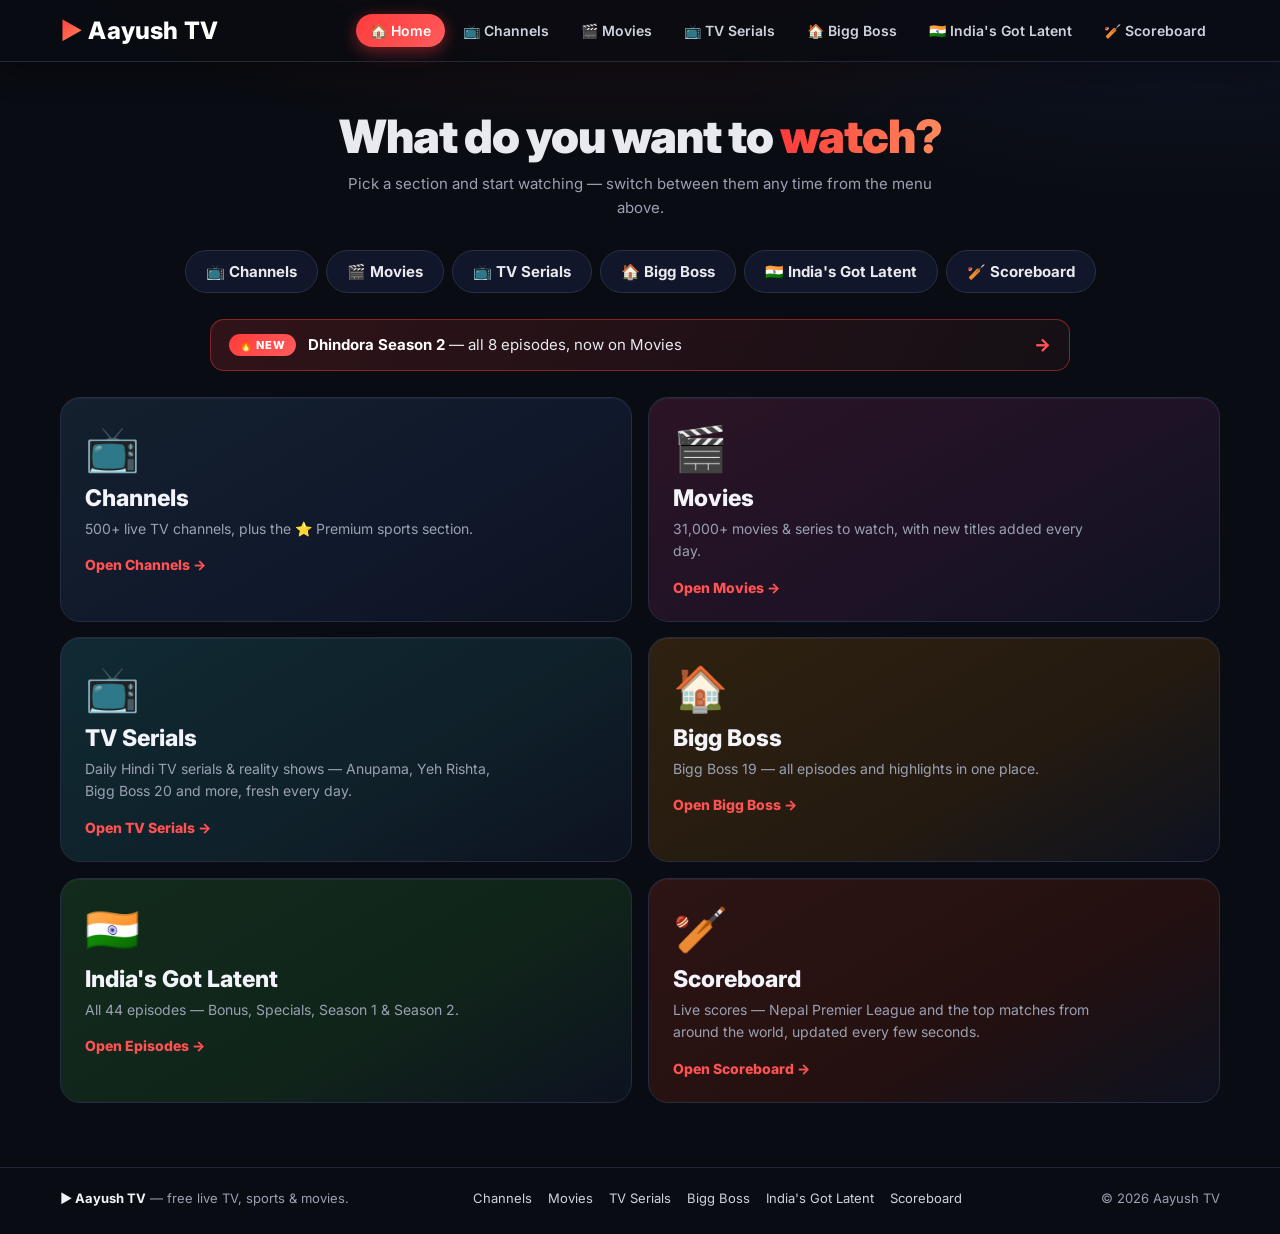
<file: index.html>
<!DOCTYPE html>
<html lang="en">
<head>
<meta charset="UTF-8"><meta name="google-site-verification" content="Fl9y20jEYewwJ5K_o-S1b-05ZLuFgdTXqJFYUsViC-s">
<meta name="viewport" content="width=device-width, initial-scale=1.0">
<title>Aayush TV — Live TV, Movies & Shows</title>
<meta name="description" content="Aayush TV — free live TV channels, movies, series and shows. Switch between Channels, Movies, TV Serials, Bigg Boss and India's Got Latent.">
<link rel="icon" type="image/svg+xml" href="favicon.svg"><link rel="icon" type="image/png" sizes="32x32" href="[data-uri]">
<link rel="preconnect" href="https://fonts.googleapis.com">
<link rel="preconnect" href="https://fonts.gstatic.com" crossorigin>
<link href="https://fonts.googleapis.com/css2?family=Inter:wght@400;600;700;800;900&display=swap" rel="stylesheet">
<style>
  * { box-sizing: border-box; margin: 0; padding: 0; }
  body { background: #090c12; color: #e8eaf0; font-family: 'Inter', system-ui, -apple-system, "Segoe UI", sans-serif; background-image: radial-gradient(900px 320px at 50% -80px, rgba(255,59,59,.13), transparent 70%), radial-gradient(700px 300px at 92% 0, rgba(80,120,255,.08), transparent 70%); background-attachment: fixed; }
  a { color: inherit; }
  /* ---- shared header ---- */
  header { position: sticky; top: 0; z-index: 10; background: rgba(9,12,18,.82); backdrop-filter: blur(16px) saturate(1.4); -webkit-backdrop-filter: blur(16px) saturate(1.4); box-shadow: 0 8px 30px rgba(0,0,0,.35); border-bottom: 1px solid #232838; }
  .head-inner { max-width: 1200px; margin: 0 auto; padding: 14px 20px; display: flex; align-items: center; gap: 18px; flex-wrap: wrap; }
  .brand { font-size: 24px; font-weight: 800; letter-spacing: .2px; text-decoration: none; color: #fff; }
  .brand span { background: linear-gradient(135deg, #ff3b3b, #ff8a5c); -webkit-background-clip: text; background-clip: text; -webkit-text-fill-color: transparent; }
  nav.main-nav { display: flex; gap: 4px; flex-wrap: wrap; margin-left: auto; }
  nav.main-nav a { padding: 8px 14px; border-radius: 20px; font-size: 14px; font-weight: 600; color: #cfd3dd; text-decoration: none; transition: background .15s, color .15s, transform .15s, box-shadow .15s; }
  nav.main-nav a:hover { background: #1c2338; color: #fff; transform: translateY(-1px); }
  nav.main-nav a.active { background: linear-gradient(135deg, #ff3b3b, #ff5c5c); color: #fff; box-shadow: 0 4px 16px rgba(255,59,59,.45); }
  /* ---- page ---- */
  main { max-width: 1200px; margin: 0 auto; padding: 20px 20px 44px; }
  .hero { padding: 30px 0 6px; text-align: center; }
  .hero h2 { font-size: clamp(32px, 5vw, 46px); font-weight: 900; letter-spacing: -1px; line-height: 1.08; }
  .hero h2 em { font-style: normal; background: linear-gradient(90deg, #ff3b3b, #ff8a5c); -webkit-background-clip: text; background-clip: text; -webkit-text-fill-color: transparent; }
  .hero p { color: #9aa1b2; font-size: 15px; line-height: 1.6; margin: 10px auto 0; max-width: 620px; }
  /* ---- quick switch bar ---- */
  .switcher { display: flex; gap: 8px; flex-wrap: wrap; justify-content: center; margin: 24px auto 4px; }
  .switcher a { padding: 11px 20px; border-radius: 999px; border: 1px solid #2a3040; background: #12162a; font-size: 15px; font-weight: 700; color: #e8eaf0; text-decoration: none; transition: border-color .15s, background .15s, transform .15s; }
  .switcher a:hover { border-color: #ff3b3b; background: #1c2338; transform: translateY(-2px); box-shadow: 0 8px 20px rgba(0,0,0,.35); }
  /* ---- fresh strip ---- */
  .fresh { display: flex; align-items: center; gap: 12px; flex-wrap: wrap; margin: 26px auto 0; max-width: 860px; background: linear-gradient(120deg, rgba(255,59,59,.16), rgba(255,92,92,.05)); border: 1px solid rgba(255,59,59,.45); border-radius: 14px; padding: 14px 18px; text-decoration: none; transition: transform .15s, box-shadow .15s; }
  .fresh:hover { transform: translateY(-2px); box-shadow: 0 10px 30px rgba(0,0,0,.4); }
  .fresh .tag { font-size: 11px; font-weight: 800; letter-spacing: .7px; color: #fff; background: linear-gradient(135deg, #ff3b3b, #ff5c5c); padding: 4px 10px; border-radius: 999px; white-space: nowrap; }
  .fresh .txt { font-size: 15px; color: #e8eaf0; }
  .fresh .txt b { color: #fff; }
  .fresh .arr { margin-left: auto; font-weight: 800; color: #ff5252; font-size: 18px; }
  /* ---- section tiles ---- */
  .tiles { display: grid; grid-template-columns: 1fr 1fr; gap: 16px; margin-top: 26px; }
  @media (max-width: 760px) { .tiles { grid-template-columns: 1fr; } .hero h2 { font-size: 28px; } }
  .tile { position: relative; display: block; text-decoration: none; border: 1px solid #262d42; border-radius: 20px; padding: 28px 24px 24px; overflow: hidden; transition: transform .2s ease, border-color .2s ease, box-shadow .2s ease; min-height: 178px; box-shadow: inset 0 1px 0 rgba(255,255,255,.05); }
  .tile:hover { transform: translateY(-4px); border-color: rgba(255,59,59,.7); box-shadow: 0 18px 44px rgba(0,0,0,.5), 0 0 0 1px rgba(255,59,59,.25); }
  .tile .icon { font-size: 44px; line-height: 1; }
  .tile h3 { font-size: 23px; font-weight: 800; margin: 14px 0 6px; color: #f2f4fa; }
  .tile p { font-size: 14px; line-height: 1.6; color: #9aa1b2; max-width: 420px; }
  .tile .open { display: inline-flex; align-items: center; gap: 6px; margin-top: 16px; font-size: 14px; font-weight: 800; color: #ff5252; }
  .tile.t-channels { background: linear-gradient(150deg, #14202e, #10182b 60%, #0d1220); }
  .tile.t-movies   { background: linear-gradient(150deg, #2b1424, #1d1226 60%, #0d1220); }
  .tile.t-bb       { background: linear-gradient(150deg, #2e2110, #241a10 60%, #0d1220); }
  .tile.t-igl      { background: linear-gradient(150deg, #122b1c, #10241a 60%, #0d1220); }
  .tile.t-score    { background: linear-gradient(150deg, #2e1414, #241010 60%, #0d1220); }
  .tile.t-tv       { background: linear-gradient(150deg, #102a33, #0f2029 60%, #0d1220); }
  /* ---- footer ---- */
  footer { border-top: 1px solid #232838; margin-top: 20px; }
  .foot-inner { max-width: 1200px; margin: 0 auto; padding: 22px 20px 28px; display: flex; flex-wrap: wrap; gap: 10px 24px; align-items: center; justify-content: space-between; color: #9aa1b2; font-size: 13px; }
  .foot-inner b { color: #f2f4fa; }
  .foot-inner nav a { color: #cfd3dd; text-decoration: none; margin-right: 16px; }
  .foot-inner nav a:hover { color: #fff; }
</style>
<link rel="stylesheet" href="upgrade.css?v=1">
</head>
<body>
<header>
  <div class="head-inner">
    <a class="brand" href="index.html"><span>▶</span> Aayush TV</a>
    <nav class="main-nav">
      <a href="index.html" class="active">🏠 Home</a>
      <a href="channels.html">📺 Channels</a>
      <a href="movies.html">🎬 Movies</a>
      <a href="entertainment.html">📺 TV Serials</a>
      <a href="biggboss.html">🏠 Bigg Boss</a>
      <a href="india.html">🇮🇳 India's Got Latent</a>
      <a href="scoreboard.html">🏏 Scoreboard</a>
    </nav>
  </div>
</header>

<main>
  <div class="hero">
    <h2>What do you want to <em>watch?</em></h2>
    <p>Pick a section and start watching — switch between them any time from the menu above.</p>
  </div>

  <div class="switcher" aria-label="Switch section">
    <a href="channels.html">📺 Channels</a>
    <a href="movies.html">🎬 Movies</a>
    <a href="entertainment.html">📺 TV Serials</a>
    <a href="biggboss.html">🏠 Bigg Boss</a>
    <a href="india.html">🇮🇳 India's Got Latent</a>
    <a href="scoreboard.html">🏏 Scoreboard</a>
  </div>

  <a class="fresh" href="movies.html">
    <span class="tag">🔥 NEW</span>
    <span class="txt"><b>Dhindora Season 2</b> — all 8 episodes, now on Movies</span>
    <span class="arr">→</span>
  </a>

  <div class="tiles">
    <a class="tile t-channels" href="channels.html">
      <div class="icon">📺</div>
      <h3>Channels</h3>
      <p>500+ live TV channels, plus the ⭐ Premium sports section.</p>
      <span class="open">Open Channels →</span>
    </a>

    <a class="tile t-movies" href="movies.html">
      <div class="icon">🎬</div>
      <h3>Movies</h3>
      <p>31,000+ movies &amp; series to watch, with new titles added every day.</p>
      <span class="open">Open Movies →</span>
    </a>


    <a class="tile t-tv" href="entertainment.html">
      <div class="icon">📺</div>
      <h3>TV Serials</h3>
      <p>Daily Hindi TV serials &amp; reality shows — Anupama, Yeh Rishta, Bigg Boss 20 and more, fresh every day.</p>
      <span class="open">Open TV Serials →</span>
    </a>

    <a class="tile t-bb" href="biggboss.html">
      <div class="icon">🏠</div>
      <h3>Bigg Boss</h3>
      <p>Bigg Boss 19 — all episodes and highlights in one place.</p>
      <span class="open">Open Bigg Boss →</span>
    </a>

    <a class="tile t-igl" href="india.html">
      <div class="icon">🇮🇳</div>
      <h3>India's Got Latent</h3>
      <p>All 44 episodes — Bonus, Specials, Season 1 &amp; Season 2.</p>
      <span class="open">Open Episodes →</span>
    </a>

    <a class="tile t-score" href="scoreboard.html">
      <div class="icon">🏏</div>
      <h3>Scoreboard</h3>
      <p>Live scores — Nepal Premier League and the top matches from around the world, updated every few seconds.</p>
      <span class="open">Open Scoreboard →</span>
    </a>

  </div>
</main>

<footer>
  <div class="foot-inner">
    <div><b>▶ Aayush TV</b> — free live TV, sports &amp; movies.</div>
    <nav><a href="channels.html">Channels</a><a href="movies.html">Movies</a><a href="entertainment.html">TV Serials</a><a href="biggboss.html">Bigg Boss</a><a href="india.html">India's Got Latent</a><a href="scoreboard.html">Scoreboard</a></nav>
    <div>© 2026 Aayush TV</div>
  </div>
</footer>
<script src="upgrade.js?v=1" defer></script>
</body>
</html>
</file>
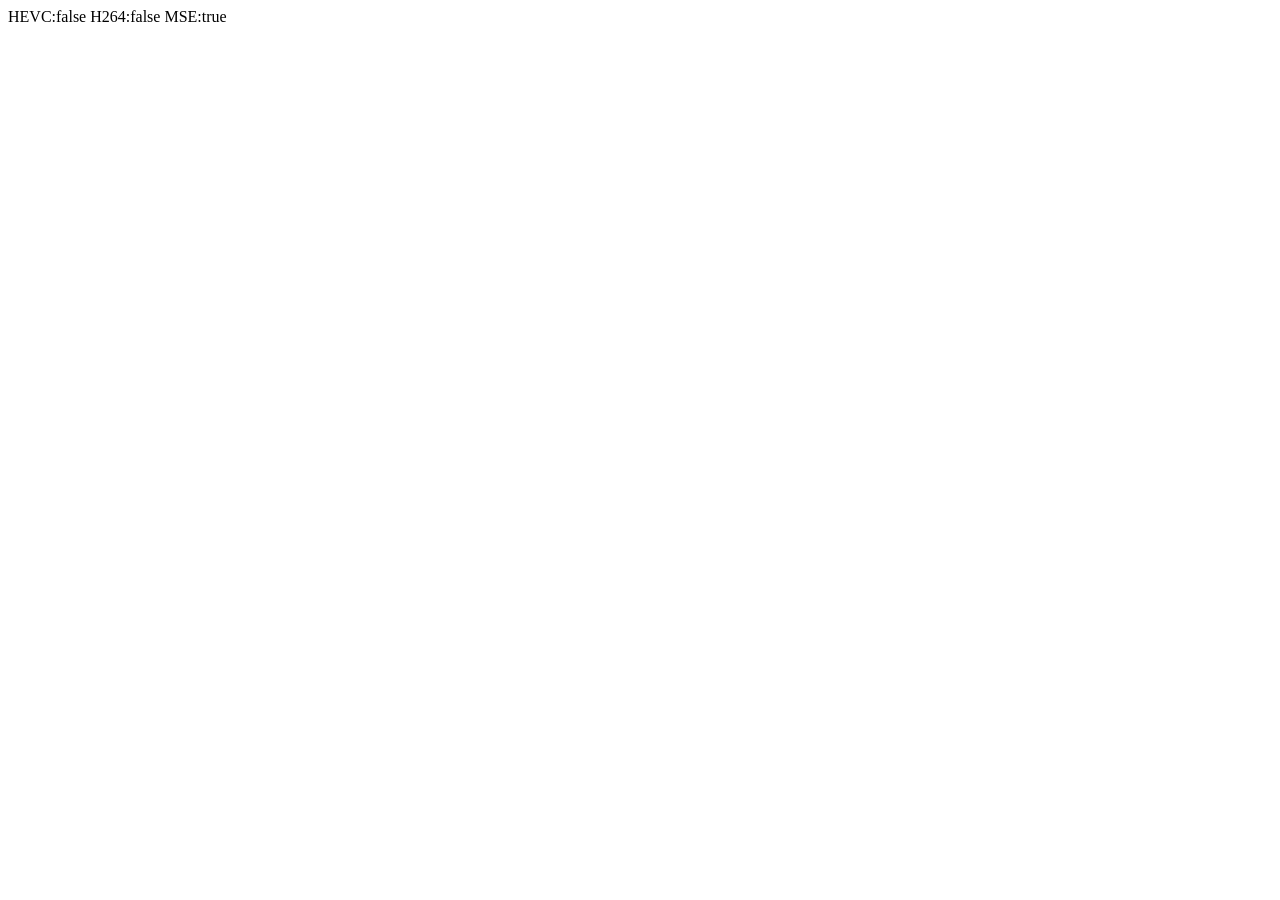
<file: codec-test.html>
<!DOCTYPE html><html><head><meta charset="UTF-8"><title>Codec test</title></head>
<body><div id="r">checking…</div><script>
document.getElementById("r").textContent =
  "HEVC:" + MediaSource.isTypeSupported('video/mp4; codecs="hvc1.1.6.L120.90"') +
  " H264:" + MediaSource.isTypeSupported('video/mp4; codecs="avc1.640028"') +
  " MSE:" + !!window.MediaSource;
</script></body></html>
</file>
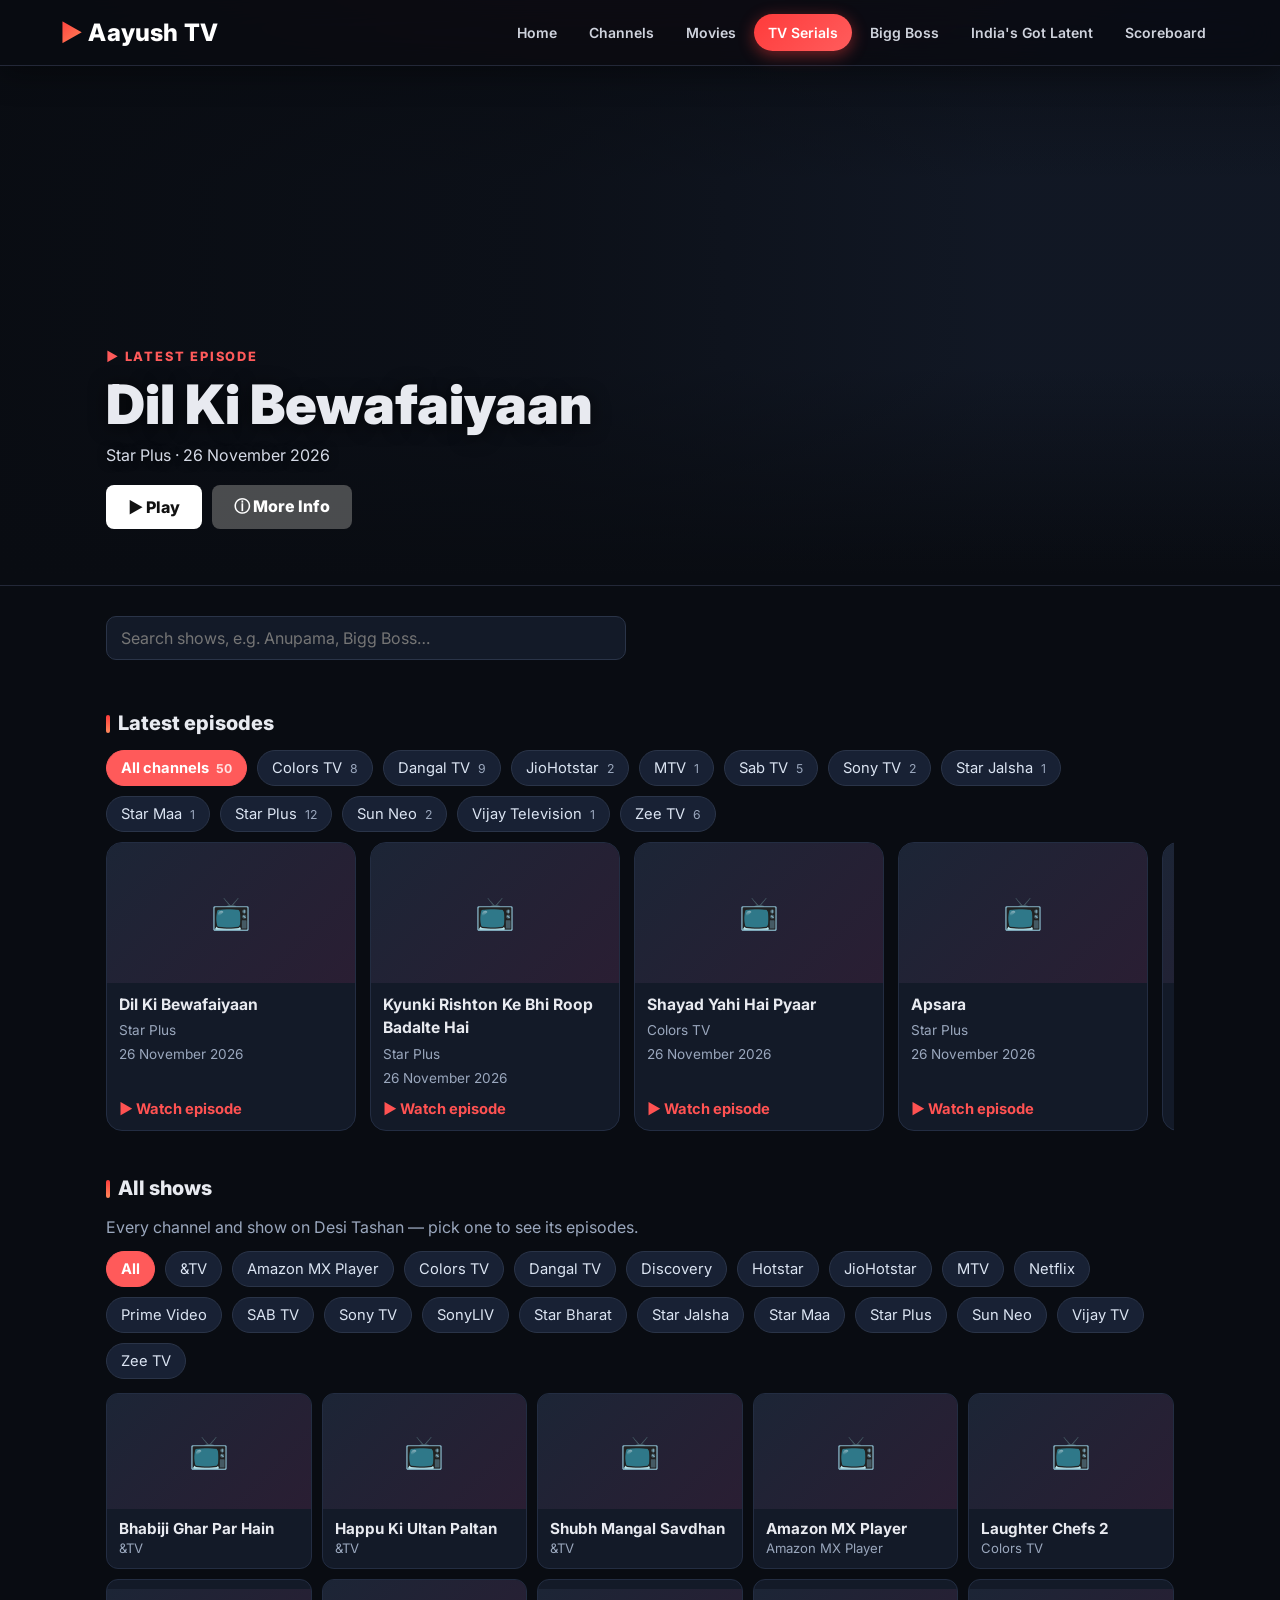
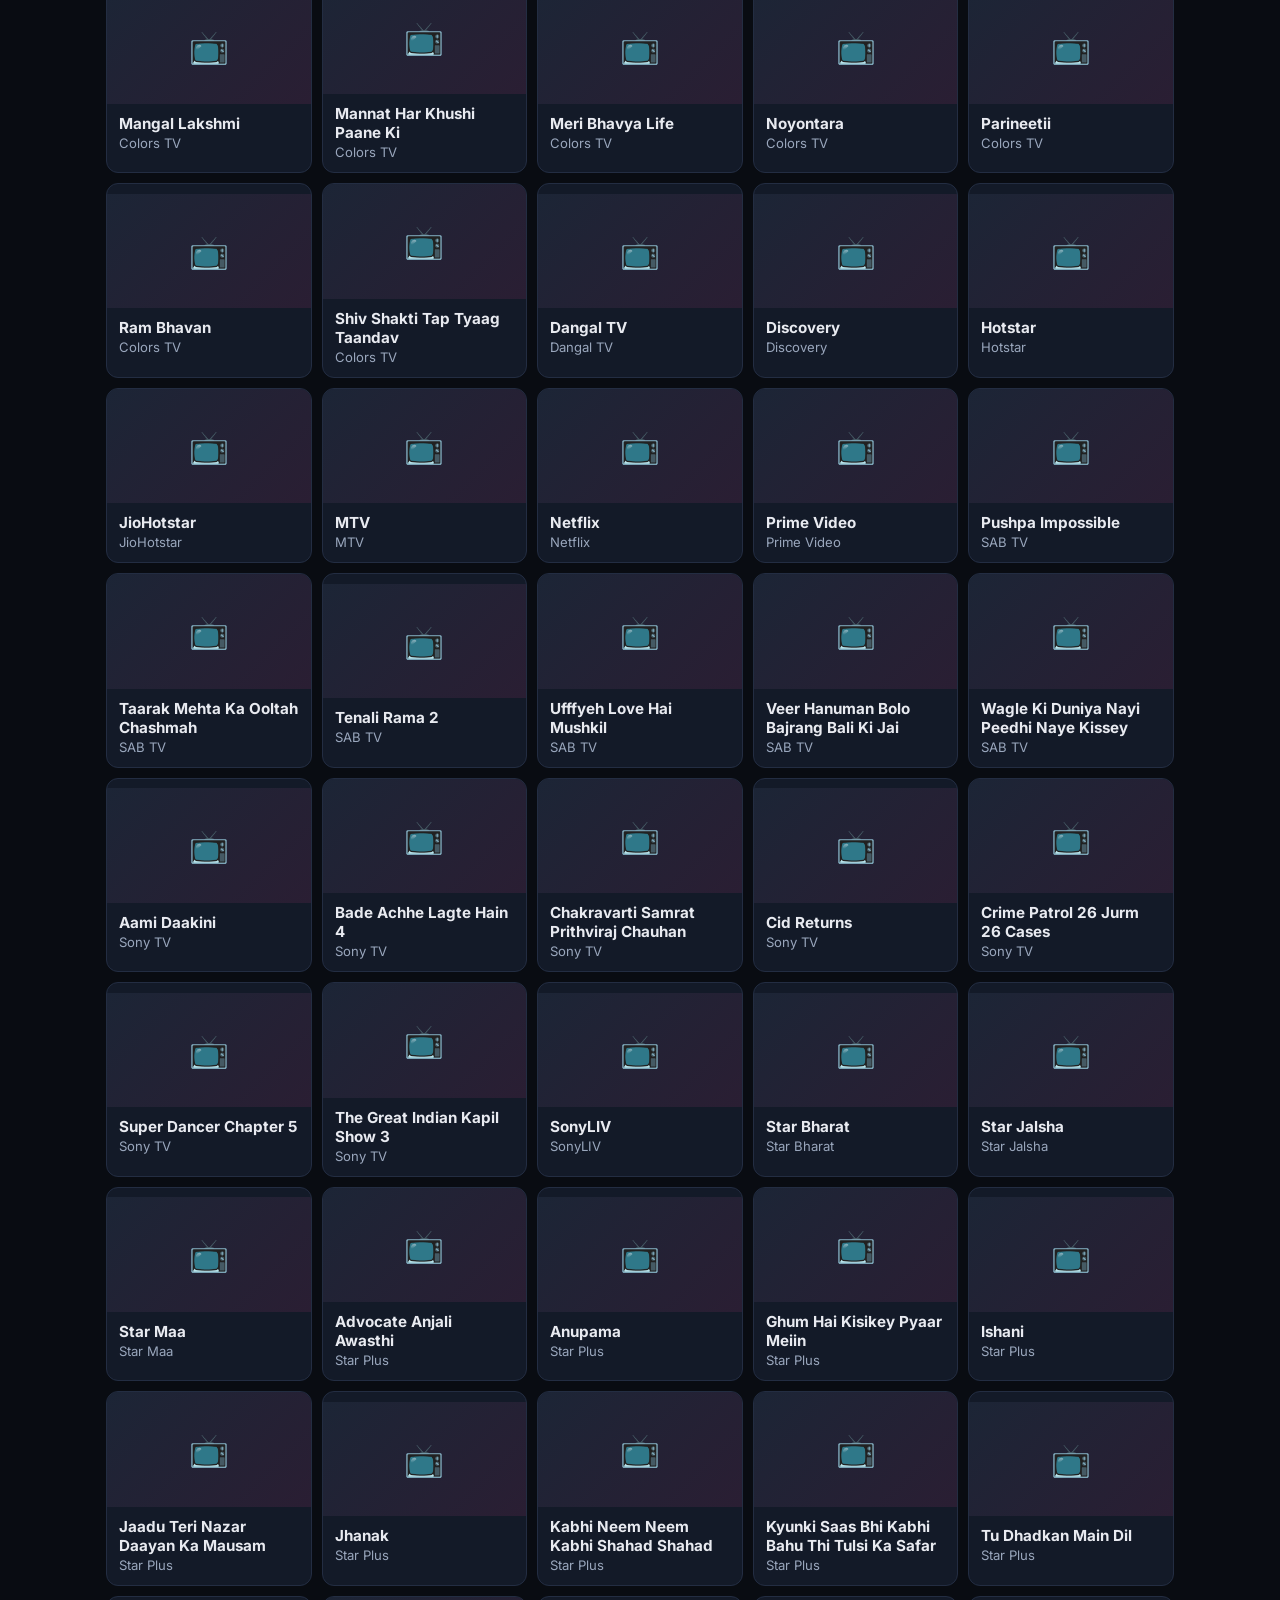
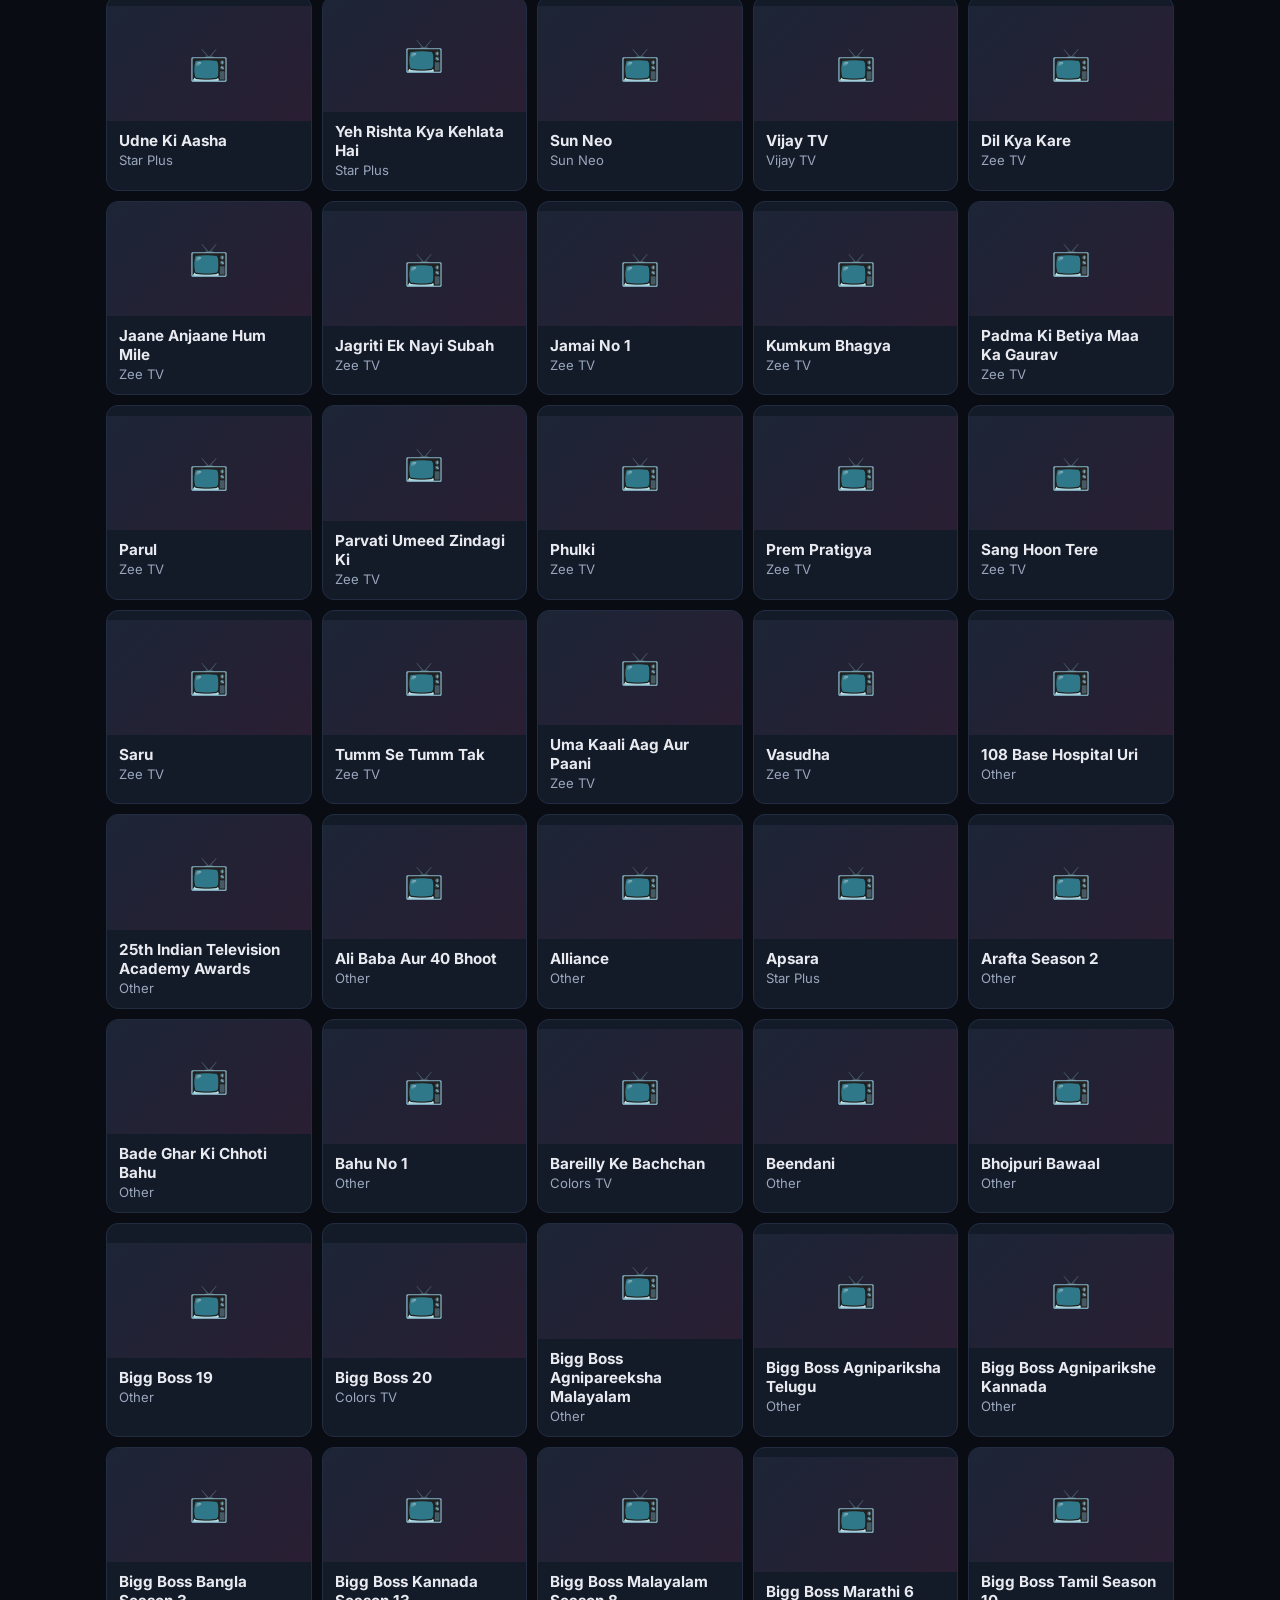
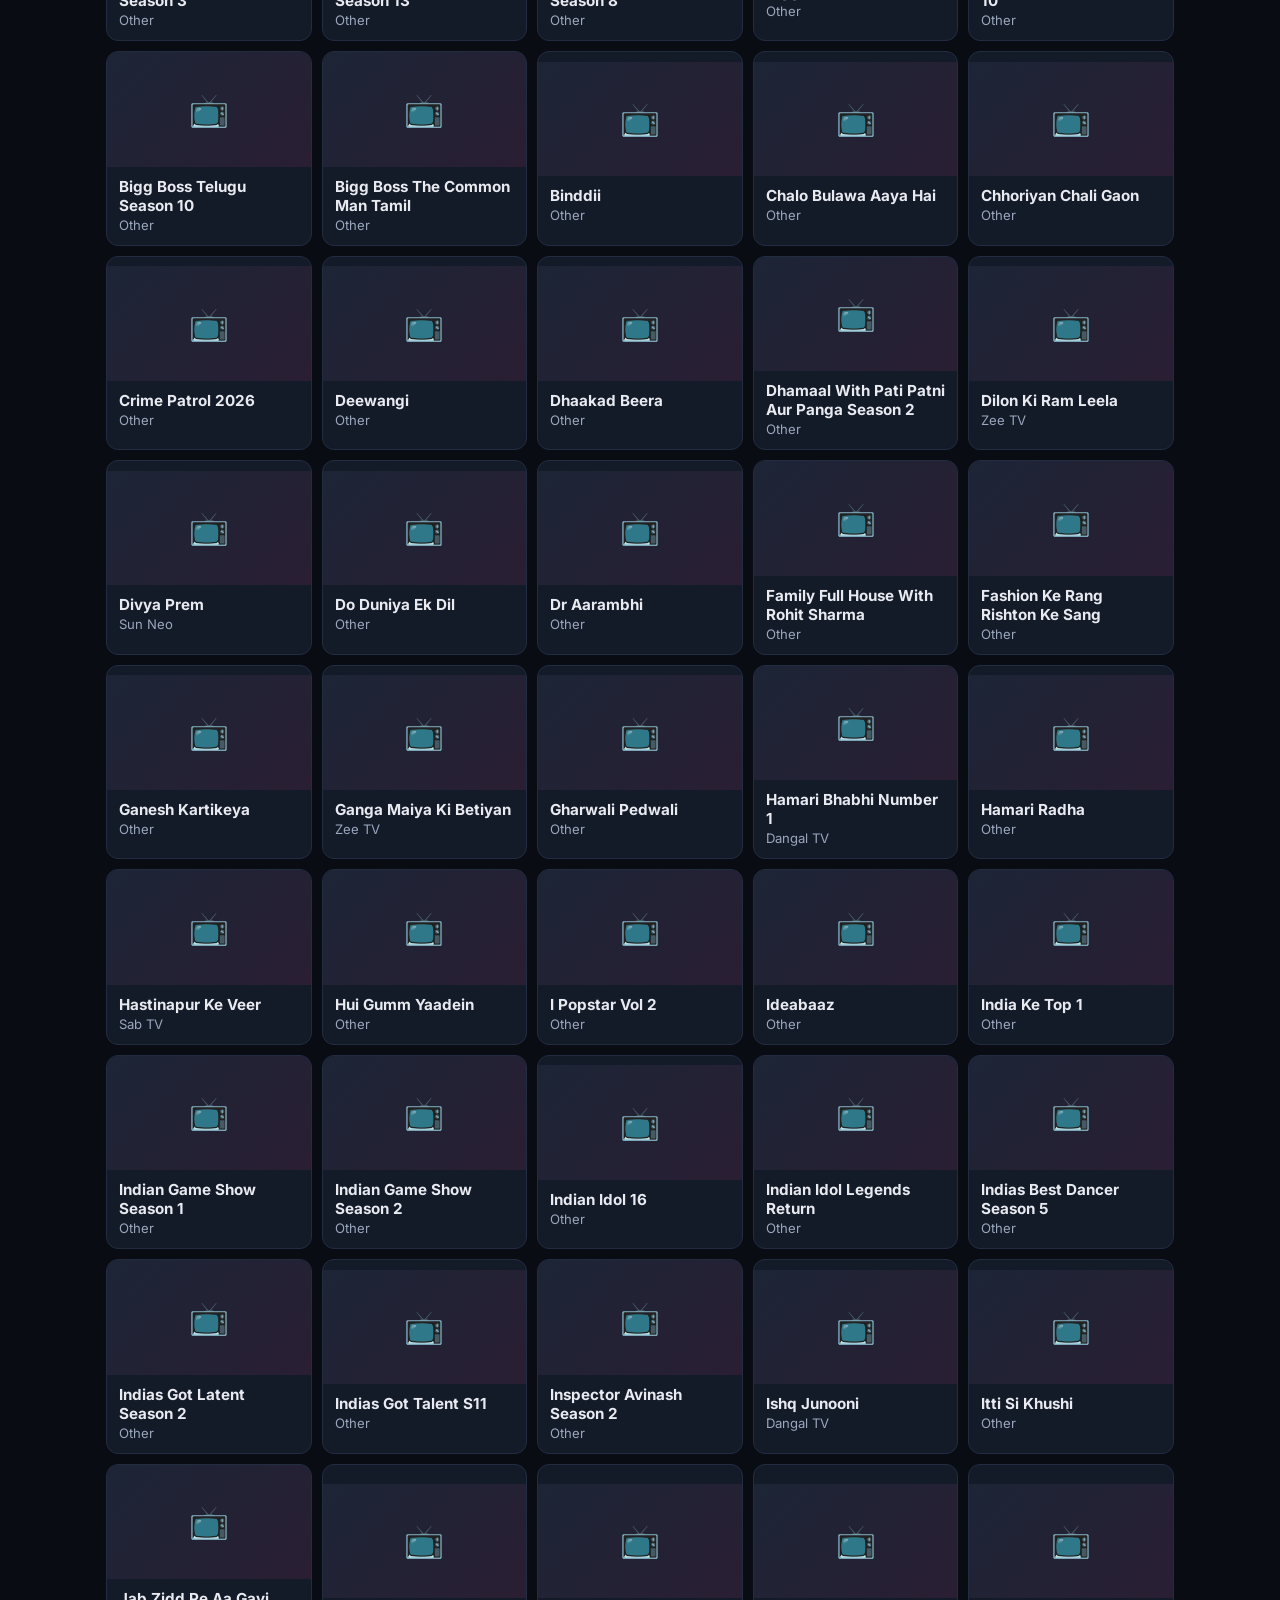
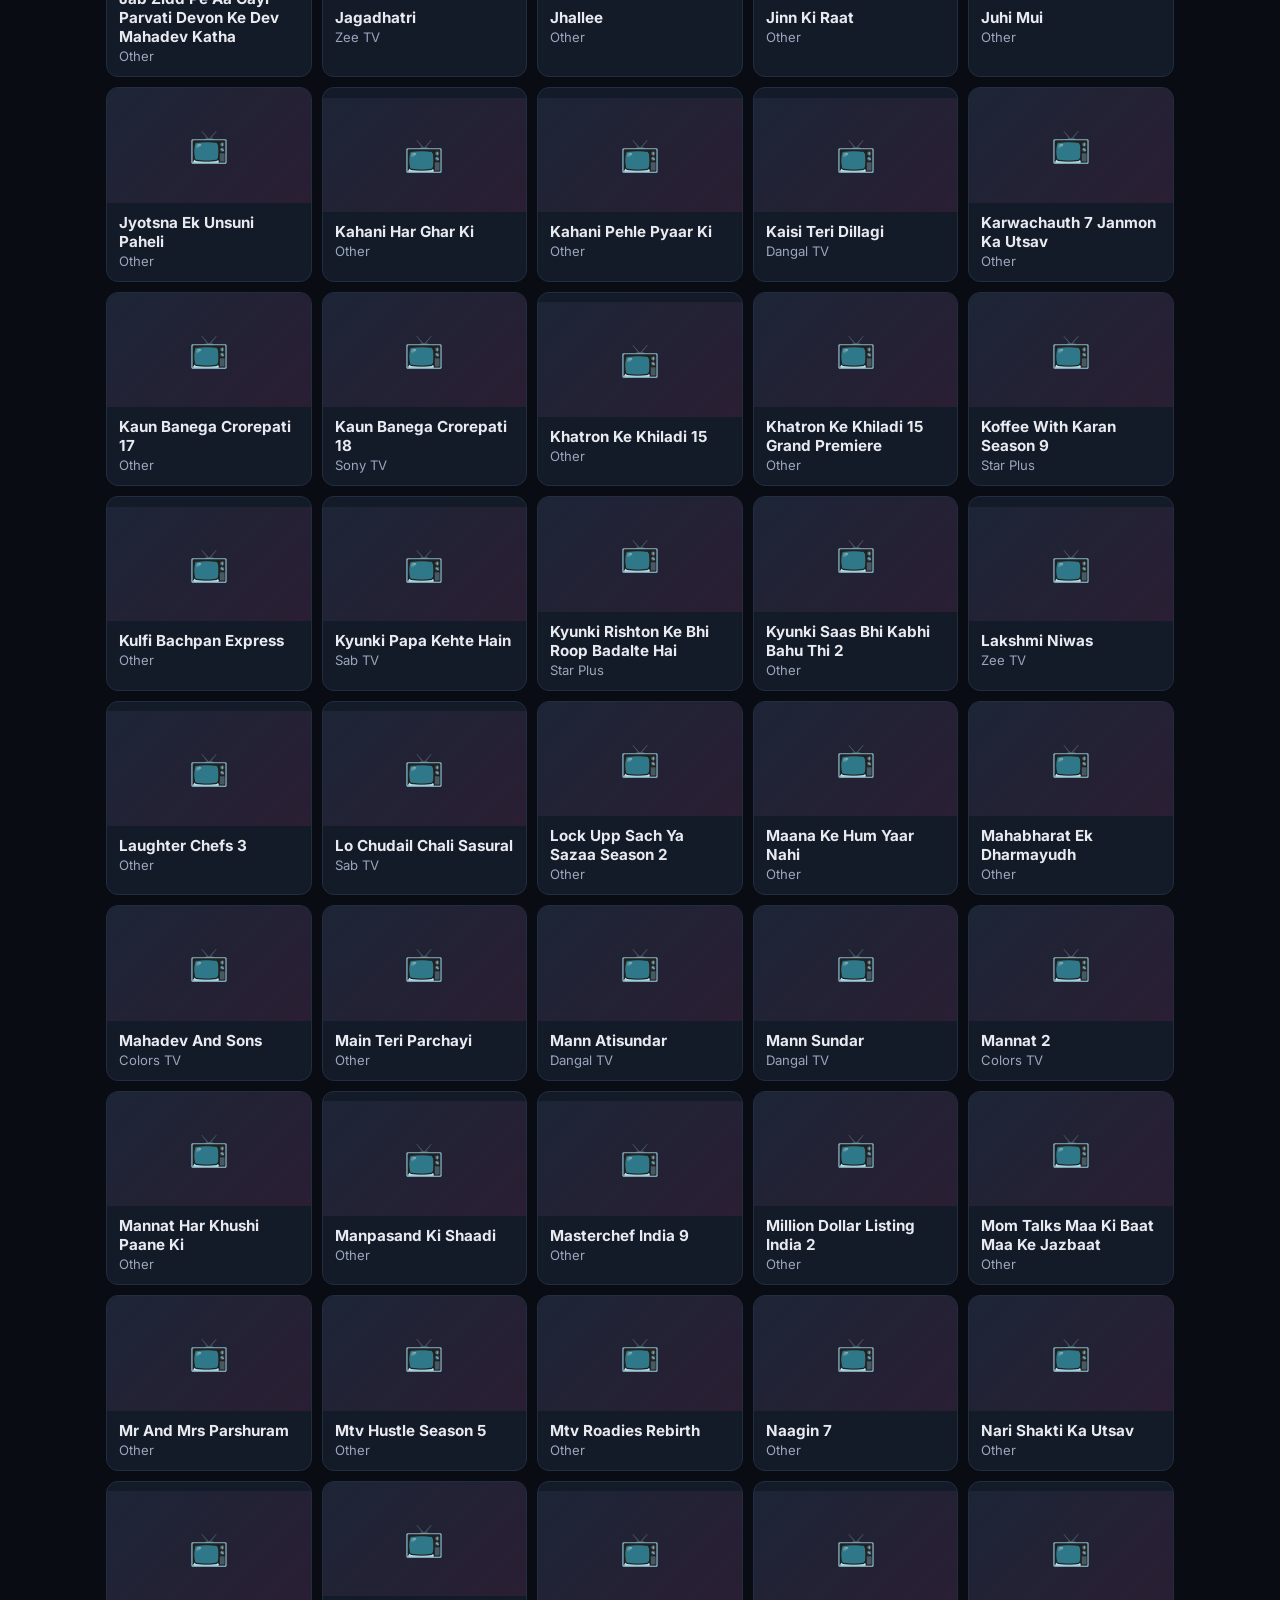
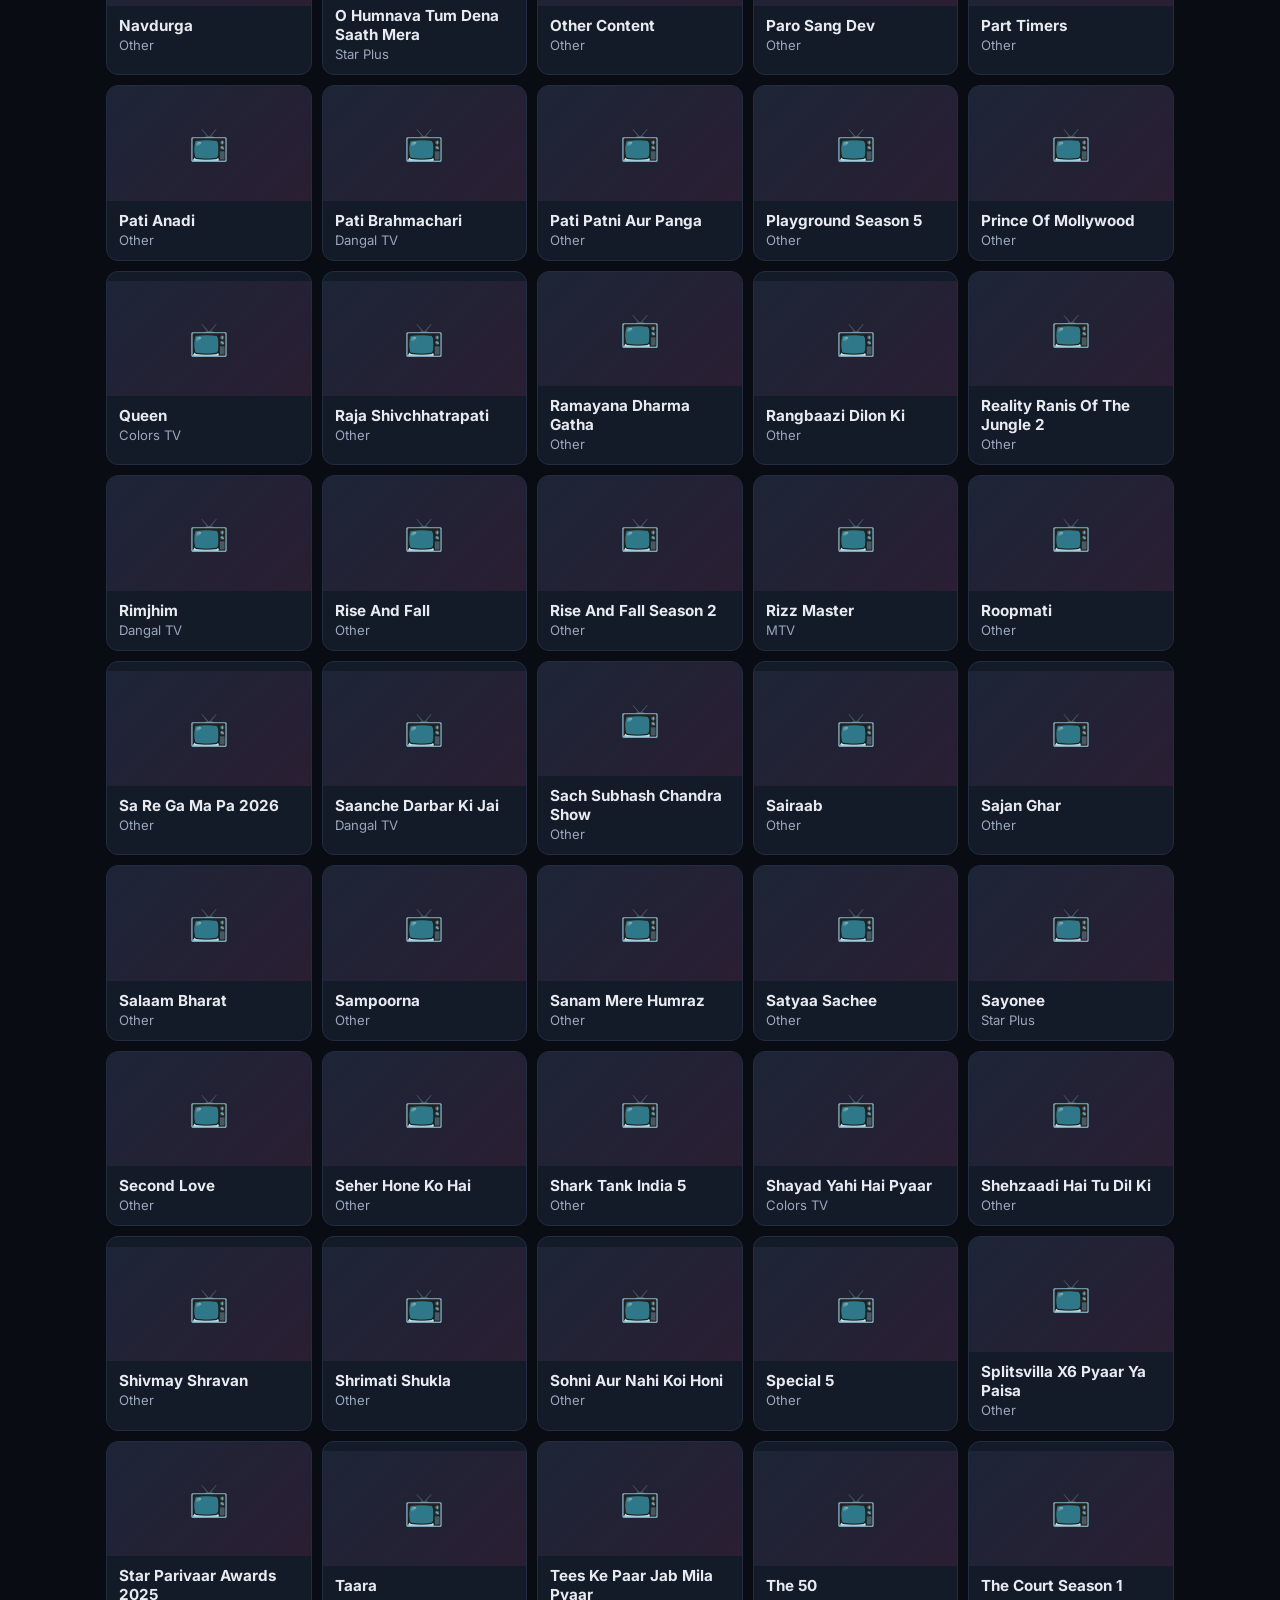
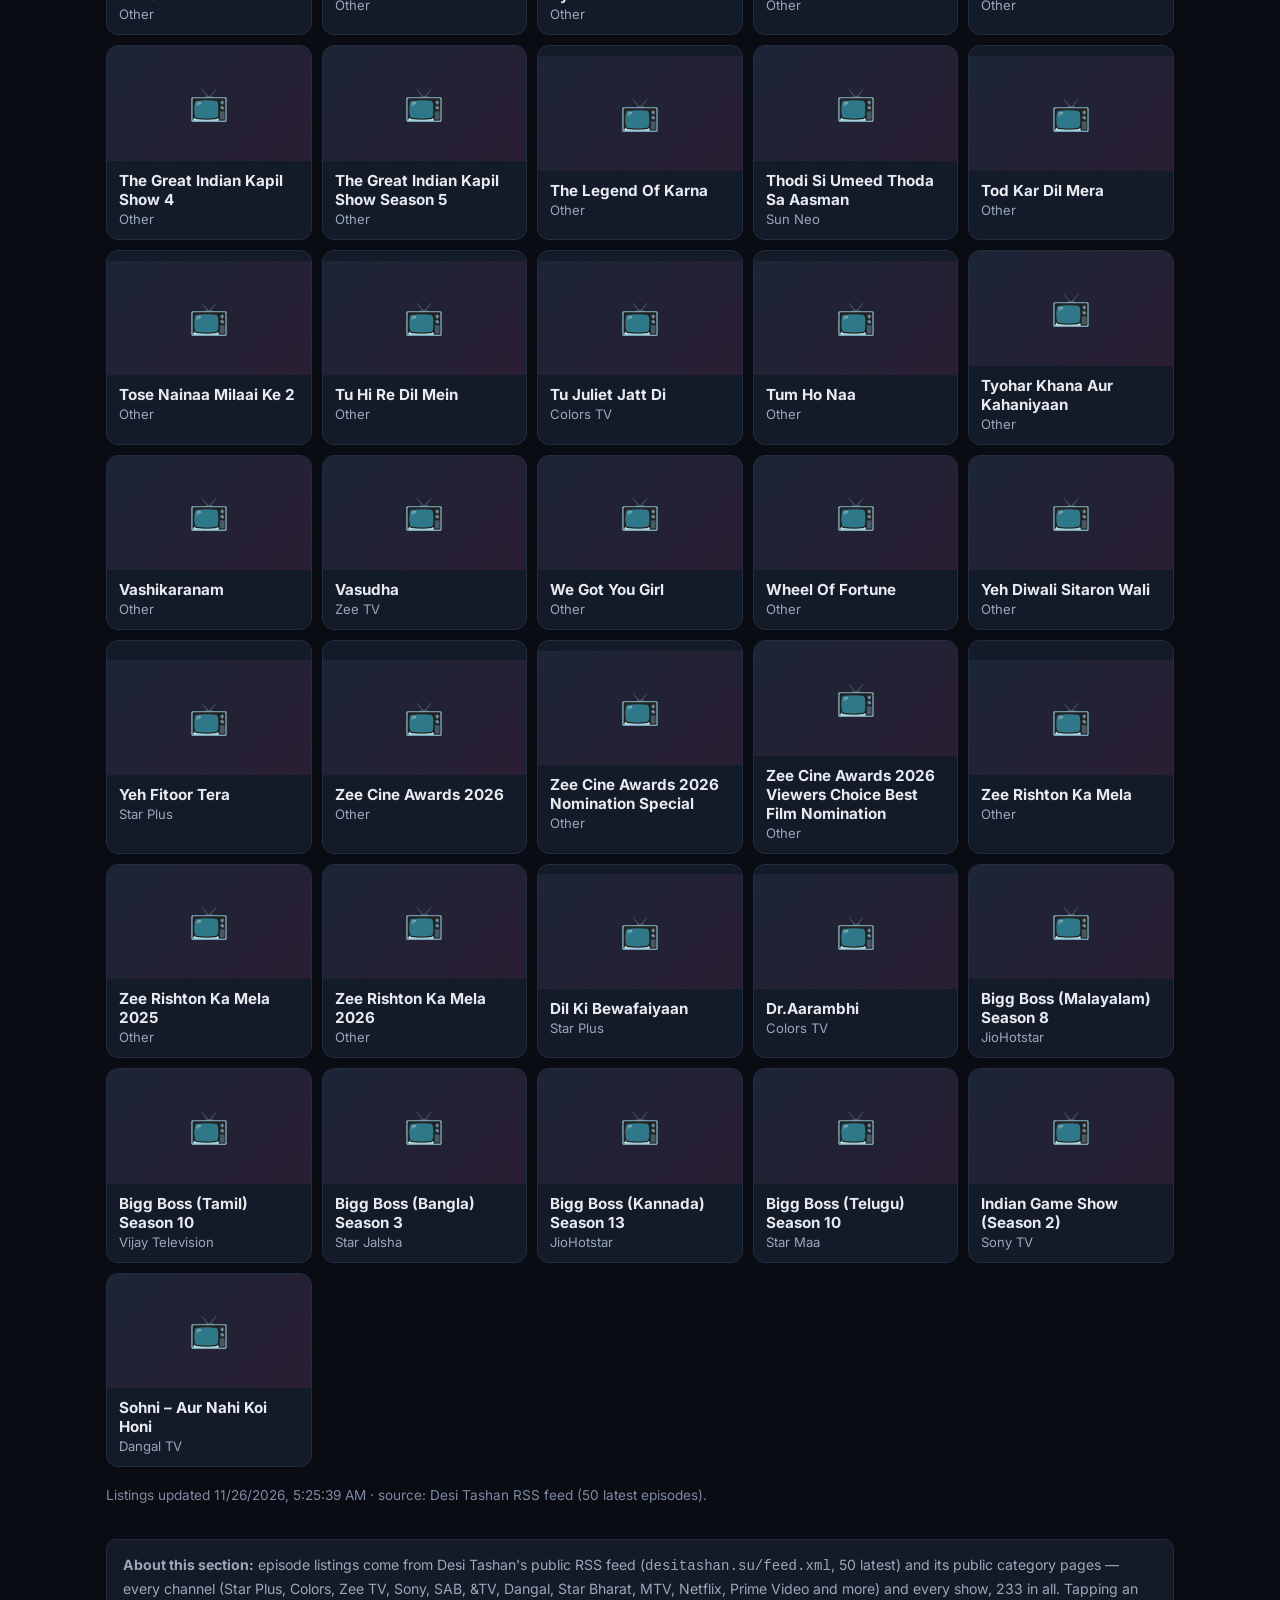
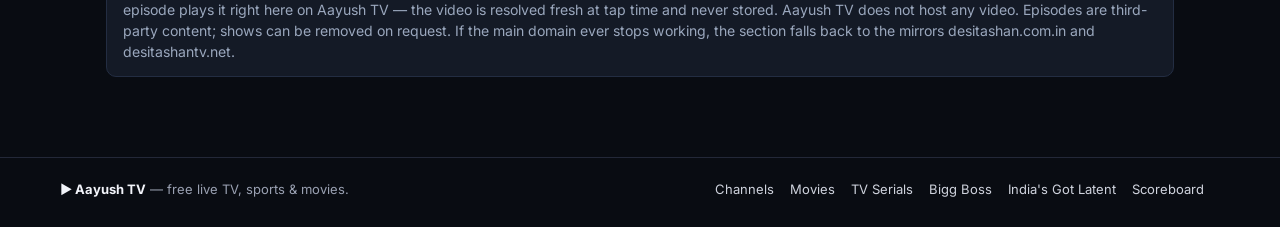
<file: entertainment.html>
<!DOCTYPE html>
<html lang="en">
<head>
<meta charset="UTF-8">
<meta name="viewport" content="width=device-width, initial-scale=1.0">
<title>TV Serials — Aayush TV</title>
<link rel="icon" href="data:,">
<link rel="preconnect" href="https://fonts.googleapis.com">
<link rel="preconnect" href="https://fonts.gstatic.com" crossorigin>
<link href="https://fonts.googleapis.com/css2?family=Inter:wght@400;600;700;800;900&display=swap" rel="stylesheet">
<style>
  :root { color-scheme: dark; }
  * { box-sizing: border-box; margin: 0; padding: 0; }
  body { background: #090c12; color: #e8eaf0; font-family: 'Inter', system-ui, -apple-system, "Segoe UI", sans-serif; line-height: 1.5; background-image: radial-gradient(900px 320px at 50% -80px, rgba(255,59,59,.13), transparent 70%), radial-gradient(700px 300px at 92% 0, rgba(80,120,255,.08), transparent 70%); background-attachment: fixed; }
  a { color: #7cc4ff; text-decoration: none; }
  header { position: sticky; top: 0; background: rgba(9,12,18,.82); backdrop-filter: blur(16px) saturate(1.4); -webkit-backdrop-filter: blur(16px) saturate(1.4); box-shadow: 0 8px 30px rgba(0,0,0,.35); border-bottom: 1px solid #232838; z-index: 10; }
  .head-inner { max-width: 1200px; margin: 0 auto; padding: 14px 20px; display: flex; align-items: center; gap: 18px; flex-wrap: wrap; }
  .brand { font-size: 24px; font-weight: 800; letter-spacing: .2px; text-decoration: none; color: #fff; }
  .brand span { background: linear-gradient(135deg, #ff3b3b, #ff8a5c); -webkit-background-clip: text; background-clip: text; -webkit-text-fill-color: transparent; }
  nav.main-nav { display: flex; gap: 4px; flex-wrap: wrap; margin-left: auto; }
  nav.main-nav a { padding: 8px 14px; border-radius: 20px; font-size: 14px; font-weight: 600; color: #cfd3dd; text-decoration: none; transition: background .15s, color .15s, transform .15s, box-shadow .15s; }
  nav.main-nav a:hover { background: #1c2338; color: #fff; transform: translateY(-1px); }
  nav.main-nav a.active { background: linear-gradient(135deg, #ff3b3b, #ff5c5c); color: #fff; box-shadow: 0 4px 16px rgba(255,59,59,.45); }
  main { max-width: 1100px; margin: 0 auto; padding: 24px 16px 60px; }
  h1 { font-size: 1.9rem; font-weight: 900; margin-bottom: 4px; }
  h1 em { font-style: normal; background: linear-gradient(90deg, #ff3b3b, #ff8a5c); -webkit-background-clip: text; background-clip: text; -webkit-text-fill-color: transparent; }
  .sub { color: #9aa7bd; margin-bottom: 18px; }
  .search { width: 100%; max-width: 520px; padding: 11px 14px; font-size: 1rem; border-radius: 10px; border: 1px solid #2a3448; background: #131a28; color: #e8ecf3; margin-bottom: 22px; font-family: inherit; }
  h2 { font-size: 1.25rem; margin: 26px 0 12px; font-weight: 800; }
  h2::before { content: ""; display: inline-block; width: 4px; height: 18px; margin-right: 8px; vertical-align: -3px; border-radius: 2px; background: linear-gradient(180deg, #ff3b3b, #ff8a5c); }
  .channels { display: flex; flex-wrap: wrap; gap: 10px; }
  .chip { background: #182134; border: 1px solid #2a3448; border-radius: 999px; padding: 8px 14px; cursor: pointer; font-size: .92rem; color: #dbe4f2; font-family: inherit; }
  .chip:hover { border-color: #7cc4ff; }
  .chip.on { background: #ff5a5a; border-color: #ff5a5a; color: #fff; font-weight: 700; }
  .chip small { color: #9aa7bd; margin-left: 4px; }
  .chip.on small { color: #ffe1e1; }
  .grid { display: grid; grid-template-columns: repeat(auto-fill, minmax(180px, 1fr)); gap: 14px; }
  .card { background: #131a28; border: 1px solid #232d42; border-radius: 16px; overflow: hidden; display: flex; flex-direction: column; transition: transform .2s ease, border-color .2s ease, box-shadow .2s ease; cursor: pointer; }
  .card:hover { transform: translateY(-4px); border-color: rgba(255,59,59,.7); box-shadow: 0 18px 44px rgba(0,0,0,.5), 0 0 0 1px rgba(255,59,59,.25); }
  .card img { width: 100%; aspect-ratio: 16/9; object-fit: cover; background: #1c2536; display: block; }
  .card .noimg { width: 100%; aspect-ratio: 16/9; background: linear-gradient(135deg, #1c2536, #2a1e33); display: flex; align-items: center; justify-content: center; font-size: 2rem; }
  .card .body { padding: 10px 12px 12px; display: flex; flex-direction: column; gap: 4px; flex: 1; }
  .card .show { font-weight: 700; font-size: .98rem; }
  .card .meta { color: #9aa7bd; font-size: .85rem; }
  .card .meta.rating { color: #f5c518; font-weight: 700; }
  .card .watch { margin-top: auto; padding-top: 8px; font-weight: 700; font-size: .92rem; background: none; border: 0; color: #ff5252; cursor: pointer; text-align: left; font-family: inherit; padding-left: 0; padding-right: 0; }
  .card .watch:hover { text-decoration: underline; }
  .note { margin-top: 34px; padding: 14px 16px; background: #141a26; border: 1px solid #232d42; border-radius: 10px; color: #9aa7bd; font-size: .88rem; }
  .updated { color: #7c8aa5; font-size: .85rem; margin-top: 18px; }
  .empty { color: #9aa7bd; padding: 20px 0; }
  /* ---- all-shows browse ---- */
  .showgrid { display: grid; grid-template-columns: repeat(auto-fill, minmax(200px, 1fr)); gap: 10px; }
  .showcard { background: #131a28; border: 1px solid #232d42; border-radius: 12px; padding: 0; overflow: hidden; cursor: pointer; text-align: left; font-family: inherit; color: #e8eaf0; transition: transform .15s ease, border-color .15s ease; }
  .showcard:hover { transform: translateY(-2px); border-color: rgba(255,59,59,.7); }
  .showcard img { width: 100%; aspect-ratio: 16/9; object-fit: cover; display: block; background: #1c2536; }
  .showcard .noimg { width: 100%; aspect-ratio: 16/9; background: linear-gradient(135deg, #1c2536, #2a1e33); display: flex; align-items: center; justify-content: center; font-size: 2rem; }
  .showcard .sbody { padding: 10px 12px 12px; }
  .showcard .sname { font-weight: 700; font-size: .95rem; }
  .showcard .sch { color: #9aa7bd; font-size: .82rem; margin-top: 2px; }
  .showcard .srating { color: #f5c518; font-size: .82rem; font-weight: 700; margin-top: 2px; }
  #showView { display: none; }
  #showView.open { display: block; }
  #showBack { background: #182134; border: 1px solid #2a3448; border-radius: 999px; padding: 7px 14px; cursor: pointer; font-size: .9rem; font-weight: 700; color: #dbe4f2; font-family: inherit; margin-bottom: 12px; }
  #showBack:hover { border-color: #7cc4ff; }
  #loadMore { display: none; margin: 18px auto 0; background: #182134; border: 1px solid #2a3448; border-radius: 999px; padding: 10px 22px; cursor: pointer; font-size: .95rem; font-weight: 700; color: #e8eaf0; font-family: inherit; }
  #loadMore:hover { border-color: #ff5a5a; }
  #loadMore.show { display: block; }
  /* ---- show page (opened serial): header + episode list ---- */
  body.show-open #hero, body.show-open .search, body.show-open #channels, body.show-open #grid, body.show-open #empty, body.show-open #showChannels, body.show-open #showGrid, body.show-open #showEmpty, body.show-open #updated, body.show-open .note { display: none; }
  body.show-open main > h2, body.show-open main > .sub { display: none; }
  #showHeader { display: flex; gap: 22px; margin: 6px 0 22px; align-items: flex-start; }
  #showPoster { width: 240px; flex: 0 0 240px; aspect-ratio: 16/9; object-fit: cover; border-radius: 14px; background: #1c2536; border: 1px solid #232d42; }
  .show-info { flex: 1; min-width: 0; }
  #showViewTitle { margin: 0 0 8px; font-size: 1.7rem; }
  #showViewTitle::before { content: none; }
  .show-meta { color: #d5dae6; font-size: .98rem; margin-bottom: 10px; }
  .show-meta .rating { color: #f5c518; font-weight: 700; }
  .show-desc { color: #9aa7bd; font-size: .95rem; max-width: 640px; margin-bottom: 14px; }
  .show-actions { display: flex; gap: 14px; align-items: center; flex-wrap: wrap; }
  #showPlayLatest:disabled { opacity: .45; cursor: default; }
  .show-count { color: #9aa7bd; font-size: .92rem; }
  .ep-heading { font-size: 1.15rem; margin: 6px 0 12px; font-weight: 800; }
  .eplist { display: flex; flex-direction: column; gap: 10px; }
  .ep-row { display: flex; gap: 14px; align-items: center; background: #131a28; border: 1px solid #232d42; border-radius: 12px; padding: 10px; transition: border-color .15s ease; }
  .ep-row:hover { border-color: rgba(255,59,59,.6); }
  .ep-row img { width: 150px; flex: 0 0 150px; aspect-ratio: 16/9; object-fit: cover; border-radius: 8px; background: #1c2536; }
  .ep-row .noimg { width: 150px; flex: 0 0 150px; aspect-ratio: 16/9; background: linear-gradient(135deg, #1c2536, #2a1e33); display: flex; align-items: center; justify-content: center; font-size: 1.6rem; border-radius: 8px; }
  .ep-info { flex: 1; min-width: 0; }
  .ep-title { font-weight: 700; font-size: 1rem; }
  .ep-date { color: #9aa7bd; font-size: .88rem; margin-top: 2px; }
  .ep-watch { background: #ff5a5a; border: 0; border-radius: 999px; padding: 9px 18px; cursor: pointer; font-size: .92rem; font-weight: 700; color: #fff; font-family: inherit; white-space: nowrap; }
  .ep-watch:hover { background: #ff6b6b; }
  /* ---- in-site player ---- */
  #playerWrap { display: none; margin: 0 0 26px; background: #0d1119; border: 1px solid #2a3448; border-radius: 16px; overflow: hidden; }
  #playerWrap.open { display: block; }
  #playerHead { display: flex; align-items: center; gap: 12px; padding: 12px 16px; }
  #playerTitle { font-weight: 800; font-size: 1.05rem; flex: 1; min-width: 0; overflow: hidden; text-overflow: ellipsis; white-space: nowrap; }
  #playerClose { background: #1c2338; border: 1px solid #2a3448; color: #e8eaf0; border-radius: 999px; padding: 6px 12px; cursor: pointer; font-family: inherit; font-weight: 700; }
  #playerClose:hover { border-color: #ff5a5a; }
  #player { width: 100%; aspect-ratio: 16/9; background: #000; display: block; }
  #playerBar { display: flex; align-items: center; gap: 8px; flex-wrap: wrap; padding: 12px 16px; }
  .partBtn { background: #182134; border: 1px solid #2a3448; border-radius: 999px; padding: 7px 14px; cursor: pointer; font-size: .9rem; font-weight: 700; color: #dbe4f2; font-family: inherit; }
  .partBtn:hover { border-color: #7cc4ff; }
  .partBtn.on { background: #ff5a5a; border-color: #ff5a5a; color: #fff; }
  #playerStatus { color: #9aa7bd; font-size: .9rem; }
  #playerStatus.err { color: #ff8a8a; }
  footer { border-top: 1px solid #232838; margin-top: 20px; }
  .foot-inner { max-width: 1200px; margin: 0 auto; padding: 22px 20px 28px; display: flex; flex-wrap: wrap; gap: 10px 24px; align-items: center; justify-content: space-between; color: #9aa1b2; font-size: 13px; }
  .foot-inner b { color: #f2f4fa; }
  .foot-inner nav a { color: #cfd3dd; text-decoration: none; margin-right: 16px; }
  .foot-inner nav a:hover { color: #fff; }
  html, body { overflow-x: clip; }
  /* ---- Netflix / JioHotstar-style hero ---- */
  #hero { position: relative; width: 100vw; margin: -24px calc(50% - 50vw) 30px; min-height: 520px; display: flex; align-items: flex-end; overflow: hidden; border-bottom: 1px solid #232838; background: #131a28; }
  .hero-bg { position: absolute; inset: 0; background-size: cover; background-position: center 22%; background-repeat: no-repeat; }
  .hero-shade { position: absolute; inset: 0; background: linear-gradient(90deg, rgba(9,12,18,.97) 0%, rgba(9,12,18,.72) 42%, rgba(9,12,18,.18) 78%), linear-gradient(0deg, #090c12 2%, rgba(9,12,18,0) 42%), linear-gradient(180deg, rgba(9,12,18,.5) 0%, rgba(9,12,18,0) 22%); }
  .hero-inner { position: relative; z-index: 1; width: 100%; max-width: 1100px; margin: 0 auto; padding: 0 16px 56px; }
  .hero-kicker { color: #ff5a5a; font-weight: 800; letter-spacing: .14em; text-transform: uppercase; font-size: .8rem; margin-bottom: 10px; }
  .hero-title { font-size: clamp(2rem, 5.2vw, 3.4rem); font-weight: 900; line-height: 1.05; margin: 0 0 10px; text-shadow: 0 2px 18px rgba(0,0,0,.65); }
  .hero-title::before { content: none; }
  .hero-meta { color: #d5dae6; font-size: 1rem; margin-bottom: 18px; text-shadow: 0 1px 10px rgba(0,0,0,.7); }
  .hero-actions { display: flex; gap: 10px; flex-wrap: wrap; }
  .hero-btn { border: 0; border-radius: 8px; padding: 11px 22px; font-size: 1rem; font-weight: 800; font-family: inherit; cursor: pointer; transition: transform .15s ease, box-shadow .15s ease, background .15s ease; }
  .hero-btn:hover { transform: translateY(-1px); }
  .hero-play { background: #fff; color: #111; }
  .hero-play:hover { background: #e8e8e8; box-shadow: 0 8px 24px rgba(0,0,0,.45); }
  .hero-info { background: rgba(109,109,110,.65); color: #fff; }
  .hero-info:hover { background: rgba(109,109,110,.85); }
  /* ---- Netflix-style horizontal rows ---- */
  .row { display: flex; gap: 14px; overflow-x: auto; overflow-y: hidden; scroll-snap-type: x mandatory; padding: 10px 8px 16px; scrollbar-width: none; -ms-overflow-style: none; }
  .row::-webkit-scrollbar { display: none; }
  .row .card { flex: 0 0 250px; scroll-snap-align: start; }
  .row .card:hover { transform: scale(1.05); border-color: rgba(255,59,59,.85); box-shadow: 0 14px 34px rgba(0,0,0,.55), 0 0 22px rgba(255,59,59,.28); }
  .row .showcard { flex: 0 0 220px; scroll-snap-align: start; }
  .row .showcard:hover { transform: scale(1.04); border-color: rgba(255,59,59,.85); box-shadow: 0 10px 26px rgba(0,0,0,.5), 0 0 18px rgba(255,59,59,.25); }
  @media (max-width: 640px) {
    #hero { min-height: 380px; }
    .hero-inner { padding-bottom: 40px; }
    .hero-btn { padding: 10px 16px; font-size: .95rem; }
    .row .card { flex-basis: 200px; }
    .row .showcard { flex-basis: 180px; }
    #showHeader { flex-direction: column; gap: 14px; }
    #showPoster { width: 100%; flex-basis: auto; }
    .ep-row img, .ep-row .noimg { width: 110px; flex-basis: 110px; }
    .ep-watch { padding: 8px 14px; }
  }
</style>
</head>
<body>
<header>
  <div class="head-inner">
    <a class="brand" href="index.html"><span>▶</span> Aayush TV</a>
    <nav class="main-nav">
      <a href="index.html">Home</a>
      <a href="channels.html">Channels</a>
      <a href="movies.html">Movies</a>
      <a href="entertainment.html" class="active">TV Serials</a>
      <a href="biggboss.html">Bigg Boss</a>
      <a href="india.html">India's Got Latent</a>
      <a href="scoreboard.html">Scoreboard</a>
    </nav>
  </div>
</header>
<main>
  <section id="hero" aria-label="Featured episode">
    <div class="hero-bg" id="heroBg"></div>
    <div class="hero-shade"></div>
    <div class="hero-inner">
      <div class="hero-kicker">▶ Latest episode</div>
      <h2 class="hero-title" id="heroTitle">TV Serials</h2>
      <p class="hero-meta" id="heroMeta">Fresh episodes every day</p>
      <div class="hero-actions">
        <button id="heroPlay" type="button" class="hero-btn hero-play">▶ Play</button>
        <button id="heroInfo" type="button" class="hero-btn hero-info">ⓘ More Info</button>
      </div>
    </div>
  </section>

  <section id="playerWrap" aria-label="Episode player">
    <div id="playerHead">
      <div id="playerTitle">Episode</div>
      <button id="playerClose" type="button">✕ Close</button>
    </div>
    <video id="player" controls autoplay playsinline preload="metadata" referrerpolicy="no-referrer"></video>
    <div id="playerBar">
      <span id="playerStatus">Loading…</span>
      <span id="partBtns"></span>
    </div>
  </section>

  <input id="search" class="search" type="search" placeholder="Search shows, e.g. Anupama, Bigg Boss…" aria-label="Search shows">

  <h2>Latest episodes</h2>
  <div id="channels" class="channels"></div>
  <div id="grid" class="grid row"></div>
  <p id="empty" class="empty" hidden>No episodes match that search.</p>

  <h2>All shows</h2>
  <p class="sub" style="margin-bottom:12px">Every channel and show on Desi Tashan — pick one to see its episodes.</p>
  <div id="showChannels" class="channels" style="margin-bottom:14px"></div>
  <div id="showGrid" class="showgrid"></div>
  <p id="showEmpty" class="empty" hidden>No shows match that search.</p>

  <section id="showView" aria-label="Show episodes">
    <button id="showBack" type="button">← All shows</button>
    <div id="showHeader">
      <img id="showPoster" alt="" loading="lazy">
      <div class="show-info">
        <h2 id="showViewTitle">Show</h2>
        <div id="showMeta" class="show-meta"></div>
        <p id="showDesc" class="show-desc" hidden></p>
        <div class="show-actions">
          <button id="showPlayLatest" type="button" class="hero-btn hero-play" disabled>▶ Play latest episode</button>
          <span id="showCount" class="show-count"></span>
        </div>
      </div>
    </div>
    <h3 class="ep-heading">Episodes</h3>
    <div id="showGrid2" class="eplist"></div>
    <p id="showStatus" class="empty"></p>
    <button id="loadMore" type="button">Load more episodes</button>
  </section>

  <p id="updated" class="updated"></p>

  <div class="note">
    <strong>About this section:</strong> episode listings come from Desi Tashan's public RSS feed
    (<code>desitashan.su/feed.xml</code>, 50 latest) and its public category pages — every channel
    (Star Plus, Colors, Zee TV, Sony, SAB, &amp;TV, Dangal, Star Bharat, MTV, Netflix, Prime Video
    and more) and every show, 233 in all. Tapping an episode plays it right here on Aayush TV —
    the video is resolved fresh at tap time and never stored. Aayush TV does not host any video.
    Episodes are third-party content; shows can be removed on request. If the main domain ever
    stops working, the section falls back to the mirrors desitashan.com.in and desitashantv.net.
  </div>
</main>
<footer>
  <div class="foot-inner">
    <div><b>▶ Aayush TV</b> — free live TV, sports &amp; movies.</div>
    <nav><a href="channels.html">Channels</a><a href="movies.html">Movies</a><a href="entertainment.html">TV Serials</a><a href="biggboss.html">Bigg Boss</a><a href="india.html">India's Got Latent</a><a href="scoreboard.html">Scoreboard</a></nav>
  </div>
</footer>
<script>
  // Snapshot embedded at build time from feed.xml; refreshed by refresh-episodes.py.
  // The page also tries episodes.json next to it for a fresher copy, and falls back
  // to this snapshot if that fetch fails. Never cache resolved stream URLs.
  var RESOLVER = "https://aayush-tv-minter.vercel.app/api/entertainment";
  var SNAPSHOT = {"domain_fallbacks": ["https://www.desitashan.su/", "https://desitashan.com.in/", "https://desitashantv.net/"], "episodes": [{"channel": "Star Plus", "date": "24 November 2026", "episode": 249, "guid": "49ebde0264ee09fc", "link": "https://www.desitashan.su/kyunki-rishton-ke-bhi-roop-badalte-hai-24th-november-2026-full-episode-star-plus/49ebde0264ee09fc/", "poster": "https://www.desitashan.su/media-cache/c2/c209769d63b17ff99bb185b1bc41ee37.jpg", "pubDate": "Tue, 24 Nov 2026 04:31:01 +0300", "show": "Kyunki Rishton Ke Bhi Roop Badalte Hai"}, {"channel": "Colors TV", "date": "24 November 2026", "episode": null, "guid": "094943e783691489", "link": "https://www.desitashan.su/shayad-yahi-hai-pyaar-24th-november-2026-full-episode-colors-tv/094943e783691489/", "poster": "https://www.desitashan.su/media-cache/78/78644ba0d7925ff5862e1ffd8b3fa93a.jpg", "pubDate": "Tue, 24 Nov 2026 04:28:02 +0300", "show": "Shayad Yahi Hai Pyaar"}, {"channel": "Star Plus", "date": "24 November 2026", "episode": null, "guid": "136202b9a32912ab", "link": "https://www.desitashan.su/apsara-24th-november-2026-full-episode-star-plus/136202b9a32912ab/", "poster": "https://www.desitashan.su/media-cache/b7/b75abc16fcc0338828190013b6c2d9de.jpg", "pubDate": "Tue, 24 Nov 2026 04:22:02 +0300", "show": "Apsara"}, {"channel": "Colors TV", "date": "24 November 2026", "episode": 247, "guid": "6bf39e688f5862a0", "link": "https://www.desitashan.su/dr-aarambhi-24th-november-2026-full-episode-colors-tv/6bf39e688f5862a0/", "poster": "https://www.desitashan.su/media-cache/96/9691206df7c6502b7bf624cef1815f1e.jpg", "pubDate": "Tue, 24 Nov 2026 04:19:01 +0300", "show": "Dr.Aarambhi"}, {"channel": "Colors TV", "date": "24 November 2026", "episode": 142, "guid": "e829ca6aaa73ff28", "link": "https://www.desitashan.su/bareilly-ke-bachchan-24th-november-2026-full-episode-colors-tv/e829ca6aaa73ff28/", "poster": "https://www.desitashan.su/media-cache/6a/6aba2ab01c3004359259ff612619bc4f.jpg", "pubDate": "Tue, 24 Nov 2026 04:16:01 +0300", "show": "Bareilly Ke Bachchan"}, {"channel": "Colors TV", "date": "24 November 2026", "episode": 251, "guid": "0e7956cf4479a19c", "link": "https://www.desitashan.su/mahadev-and-sons-24th-november-2026-full-episode-colors-tv/0e7956cf4479a19c/", "poster": "https://www.desitashan.su/media-cache/0b/0bdc27660a86df219556d01d22b49ca4.jpg", "pubDate": "Tue, 24 Nov 2026 04:13:01 +0300", "show": "Mahadev And Sons"}, {"channel": "Colors TV", "date": "24 November 2026", "episode": null, "guid": "f0799f45d0ea9c91", "link": "https://www.desitashan.su/queen-24th-november-2026-full-episode-colors-tv/f0799f45d0ea9c91/", "poster": "https://www.desitashan.su/media-cache/15/15ca2453b8d8e6e93712d2ad97542e18.jpg", "pubDate": "Tue, 24 Nov 2026 04:07:02 +0300", "show": "Queen"}, {"channel": "Star Plus", "date": "24 November 2026", "episode": 2212, "guid": "b37e7fae3060138c", "link": "https://www.desitashan.su/anupama-24th-november-2026-full-episode-star-plus/b37e7fae3060138c/", "poster": "https://www.desitashan.su/media-cache/b9/b9a00e9444606040f9d464845d75fda1.jpg", "pubDate": "Tue, 24 Nov 2026 04:04:01 +0300", "show": "Anupama"}, {"channel": "Colors TV", "date": "24 November 2026", "episode": 373, "guid": "feed20cbb8c3a799", "link": "https://www.desitashan.su/tu-juliet-jatt-di-24th-november-2026-full-episode-colors-tv/feed20cbb8c3a799/", "poster": "https://www.desitashan.su/media-cache/35/355a19bbf6558c0e6a8bbbc739a75dd5.jpg", "pubDate": "Tue, 24 Nov 2026 04:01:01 +0300", "show": "Tu Juliet Jatt Di"}, {"channel": "Star Plus", "date": "24 November 2026", "episode": null, "guid": "1c676f5d2b737213", "link": "https://www.desitashan.su/sayonee-24th-november-2026-full-episode-star-plus/1c676f5d2b737213/", "poster": "https://www.desitashan.su/media-cache/cb/cb6a55565c905e91b5e58888dafb52f8.jpg", "pubDate": "Tue, 24 Nov 2026 03:58:01 +0300", "show": "Sayonee"}, {"channel": "Star Plus", "date": "24 November 2026", "episode": null, "guid": "de2d1a813f0b3b65", "link": "https://www.desitashan.su/yeh-rishta-kya-kehlata-hai-24th-november-2026-full-episode-star-plus/de2d1a813f0b3b65/", "poster": "https://www.desitashan.su/media-cache/05/05eac3f5e8430a7743bf6a67df2558d0.jpg", "pubDate": "Tue, 24 Nov 2026 03:55:02 +0300", "show": "Yeh Rishta Kya Kehlata Hai"}, {"channel": "Colors TV", "date": "24 November 2026", "episode": null, "guid": "b0d9c093a361bc4c", "link": "https://www.desitashan.su/mannat-2-24th-november-2026-full-episode-colors-tv/b0d9c093a361bc4c/", "poster": "https://www.desitashan.su/media-cache/ef/efff160ac38aa6bf752d1adcca847d34.jpg", "pubDate": "Tue, 24 Nov 2026 03:46:02 +0300", "show": "Mannat 2"}, {"channel": "Star Plus", "date": "24 November 2026", "episode": null, "guid": "d1def93e3ee39846", "link": "https://www.desitashan.su/udne-ki-aasha-24th-november-2026-full-episode-star-plus/d1def93e3ee39846/", "poster": "https://www.desitashan.su/media-cache/b1/b11c67a7a37e57bdc9410d8a42088144.jpg", "pubDate": "Tue, 24 Nov 2026 01:42:02 +0300", "show": "Udne Ki Aasha"}, {"channel": "Star Plus", "date": "24 November 2026", "episode": null, "guid": "4f469f53d62e96c8", "link": "https://www.desitashan.su/o-humnava-tum-dena-saath-mera-24th-november-2026-full-episode-star-plus/4f469f53d62e96c8/", "poster": "https://www.desitashan.su/media-cache/e4/e4f600ee5b190db44cdbd7bc11acf5f3.jpg", "pubDate": "Tue, 24 Nov 2026 01:35:02 +0300", "show": "O Humnava Tum Dena Saath Mera"}, {"channel": "Star Plus", "date": "24 November 2026", "episode": null, "guid": "a8fe3abed63ec35a", "link": "https://www.desitashan.su/yeh-fitoor-tera-24th-november-2026-full-episode-star-plus/a8fe3abed63ec35a/", "poster": "https://www.desitashan.su/media-cache/0c/0cf2611893caa0215a0aba9f6ba5a404.jpg", "pubDate": "Tue, 24 Nov 2026 01:32:02 +0300", "show": "Yeh Fitoor Tera"}, {"channel": "MTV", "date": "24 November 2026", "episode": null, "guid": "c070c645dff10503", "link": "https://www.desitashan.su/rizz-master-24th-november-2026-full-episode-mtv/c070c645dff10503/", "poster": "https://www.desitashan.su/media-cache/21/21c04f3aba94e2a98629b612b50077f5.jpg", "pubDate": "Tue, 24 Nov 2026 00:02:01 +0300", "show": "Rizz Master"}, {"channel": "Sony TV", "date": "23 November 2026", "episode": null, "guid": "1c5efa53d4e1ffff", "link": "https://www.desitashan.su/kaun-banega-crorepati-18-23rd-november-2026-full-episode-sony-tv/1c5efa53d4e1ffff/", "poster": "https://www.desitashan.su/media-cache/2e/2eab05b143c9b0916eda1d78fc5c54ab.jpg", "pubDate": "Mon, 23 Nov 2026 21:16:02 +0300", "show": "Kaun Banega Crorepati 18"}, {"channel": "JioHotstar", "date": "23 November 2026", "episode": null, "guid": "34c659f8a6cb3a97", "link": "https://www.desitashan.su/bigg-boss-malayalam-season-8-23rd-november-2026-full-episode-jiohotstar/34c659f8a6cb3a97/", "poster": "https://www.desitashan.su/media-cache/5b/5b42a48544fd80b2f1af6df9e74b807f.jpg", "pubDate": "Mon, 23 Nov 2026 21:09:01 +0300", "show": "Bigg Boss (Malayalam) Season 8"}, {"channel": "Vijay Television", "date": "23 November 2026", "episode": null, "guid": "d63b359b65e7b49f", "link": "https://www.desitashan.su/bigg-boss-tamil-season-10-23rd-november-2026-full-episode-vijay-television/d63b359b65e7b49f/", "poster": "https://www.desitashan.su/media-cache/c9/c987f042b2015cda4fdeadc7f1e8c1ef.jpg", "pubDate": "Mon, 23 Nov 2026 21:03:02 +0300", "show": "Bigg Boss (Tamil) Season 10"}, {"channel": "Star Jalsha", "date": "23 November 2026", "episode": null, "guid": "bf8f23a4a0532706", "link": "https://www.desitashan.su/bigg-boss-bangla-season-3-23rd-november-2026-full-episode-star-jalsha/bf8f23a4a0532706/", "poster": "https://www.desitashan.su/media-cache/55/551bc02e388202001d2f3c5fdc1dc19d.jpg", "pubDate": "Mon, 23 Nov 2026 20:57:02 +0300", "show": "Bigg Boss (Bangla) Season 3"}, {"channel": "JioHotstar", "date": "23 November 2026", "episode": null, "guid": "7411e9c88debeada", "link": "https://www.desitashan.su/bigg-boss-kannada-season-13-23rd-november-2026-full-episode-jiohotstar/7411e9c88debeada/", "poster": "https://www.desitashan.su/media-cache/a1/a1271bd61d026cdfa8085ecb417ca1d3.jpg", "pubDate": "Mon, 23 Nov 2026 20:51:02 +0300", "show": "Bigg Boss (Kannada) Season 13"}, {"channel": "Star Maa", "date": "23 November 2026", "episode": null, "guid": "670f402de4a68014", "link": "https://www.desitashan.su/bigg-boss-telugu-season-10-23rd-november-2026-full-episode-star-maa/670f402de4a68014/", "poster": "https://www.desitashan.su/media-cache/b4/b4bd73c9b7f73d92c6837c8e6e987fb5.jpg", "pubDate": "Mon, 23 Nov 2026 20:32:01 +0300", "show": "Bigg Boss (Telugu) Season 10"}, {"channel": "Dangal TV", "date": "23 November 2026", "episode": null, "guid": "6309f6cb52f451d2", "link": "https://www.desitashan.su/saanche-darbar-ki-jai-23rd-november-2026-full-episode-dangal-tv/6309f6cb52f451d2/", "poster": "https://www.desitashan.su/media-cache/7b/7b1312cfe1da59f0b9e4110a69a852d8.jpg", "pubDate": "Mon, 23 Nov 2026 20:13:02 +0300", "show": "Saanche Darbar Ki Jai"}, {"channel": "Zee TV", "date": "23 November 2026", "episode": null, "guid": "878e721973064661", "link": "https://www.desitashan.su/jagadhatri-23rd-november-2026-full-episode-zee-tv/878e721973064661/", "poster": "https://www.desitashan.su/media-cache/48/48f933e68f23efa5935c38ae020d9305.jpg", "pubDate": "Mon, 23 Nov 2026 20:06:01 +0300", "show": "Jagadhatri"}, {"channel": "Zee TV", "date": "23 November 2026", "episode": null, "guid": "974800e86ea08278", "link": "https://www.desitashan.su/dilon-ki-ram-leela-23rd-november-2026-full-episode-zee-tv/974800e86ea08278/", "poster": "https://www.desitashan.su/media-cache/52/52997e81b2d86f2c7370d8343177dd1b.jpg", "pubDate": "Mon, 23 Nov 2026 19:42:02 +0300", "show": "Dilon Ki Ram Leela"}, {"channel": "Dangal TV", "date": "23 November 2026", "episode": null, "guid": "97bd60cbdee3c7c4", "link": "https://www.desitashan.su/hamari-bhabhi-number-1-23rd-november-2026-full-episode-dangal-tv/97bd60cbdee3c7c4/", "poster": "https://www.desitashan.su/media-cache/e3/e39a735fe573b50633318e291f221685.jpg", "pubDate": "Mon, 23 Nov 2026 19:36:02 +0300", "show": "Hamari Bhabhi Number 1"}, {"channel": "Dangal TV", "date": "23 November 2026", "episode": null, "guid": "6cffcc568122021b", "link": "https://www.desitashan.su/rimjhim-23rd-november-2026-full-episode-dangal-tv/6cffcc568122021b/", "poster": "https://www.desitashan.su/media-cache/e9/e9f677d53a24f642826fea6e3c8bd0a0.jpg", "pubDate": "Mon, 23 Nov 2026 19:24:01 +0300", "show": "Rimjhim"}, {"channel": "Sab TV", "date": "23 November 2026", "episode": null, "guid": "3f57c40ffdfea167", "link": "https://www.desitashan.su/pushpa-impossible-23rd-november-2026-full-episode-sab-tv/3f57c40ffdfea167/", "poster": "https://www.desitashan.su/media-cache/95/95b368cb4e9ad9e6aa659d4834745970.jpg", "pubDate": "Mon, 23 Nov 2026 19:20:02 +0300", "show": "Pushpa Impossible"}, {"channel": "Zee TV", "date": "23 November 2026", "episode": null, "guid": "20a632dc8ccd9908", "link": "https://www.desitashan.su/vasudha-23rd-november-2026-full-episode-zee-tv/20a632dc8ccd9908/", "poster": "https://www.desitashan.su/media-cache/88/889f03b9b58450a2c2ca3a6cee30ce8f.jpg", "pubDate": "Mon, 23 Nov 2026 19:05:02 +0300", "show": "Vasudha"}, {"channel": "Sab TV", "date": "23 November 2026", "episode": null, "guid": "d34250b79c492adc", "link": "https://www.desitashan.su/hastinapur-ke-veer-23rd-november-2026-full-episode-sab-tv/d34250b79c492adc/", "poster": "https://www.desitashan.su/media-cache/25/251ccdf7e6f97165fbb78ea591e67768.jpg", "pubDate": "Mon, 23 Nov 2026 18:55:02 +0300", "show": "Hastinapur Ke Veer"}, {"channel": "Colors TV", "date": "23 November 2026", "episode": null, "guid": "a79769d00cae0e56", "link": "https://www.desitashan.su/bigg-boss-20-23rd-november-2026-full-episode-colors-tv/a79769d00cae0e56/", "poster": "https://www.desitashan.su/media-cache/21/21dcd1698254fd4f8600b1772c2c9767.jpg", "pubDate": "Mon, 23 Nov 2026 18:48:02 +0300", "show": "Bigg Boss 20"}, {"channel": "Zee TV", "date": "23 November 2026", "episode": null, "guid": "012f860a804715ac", "link": "https://www.desitashan.su/ganga-maiya-ki-betiyan-23rd-november-2026-full-episode-zee-tv/012f860a804715ac/", "poster": "https://www.desitashan.su/media-cache/e7/e79a02f8667421ca92e4f690e85f3e8b.jpg", "pubDate": "Mon, 23 Nov 2026 18:48:02 +0300", "show": "Ganga Maiya Ki Betiyan"}, {"channel": "Dangal TV", "date": "23 November 2026", "episode": null, "guid": "8738adc097310c64", "link": "https://www.desitashan.su/mann-sundar-23rd-november-2026-full-episode-dangal-tv/8738adc097310c64/", "poster": "https://www.desitashan.su/media-cache/55/55dd12798ede5838c9a4741da8969ba9.jpg", "pubDate": "Mon, 23 Nov 2026 18:20:01 +0300", "show": "Mann Sundar"}, {"channel": "Sab TV", "date": "23 November 2026", "episode": null, "guid": "37580e7577072d39", "link": "https://www.desitashan.su/taarak-mehta-ka-ooltah-chashmah-23rd-november-2026-full-episode-sab-tv/37580e7577072d39/", "poster": "https://www.desitashan.su/media-cache/1a/1aef3ac6f090f11232f0d440b2fdb68a.jpg", "pubDate": "Mon, 23 Nov 2026 18:17:03 +0300", "show": "Taarak Mehta Ka Ooltah Chashmah"}, {"channel": "Zee TV", "date": "23 November 2026", "episode": null, "guid": "7c41beb3d4bbe12d", "link": "https://www.desitashan.su/tumm-se-tumm-tak-23rd-november-2026-full-episode-zee-tv/7c41beb3d4bbe12d/", "poster": "https://www.desitashan.su/media-cache/1c/1cc3f98cac861b1e878f2a52ce2d8bc3.jpg", "pubDate": "Mon, 23 Nov 2026 18:14:02 +0300", "show": "Tumm Se Tumm Tak"}, {"channel": "Sun Neo", "date": "23 November 2026", "episode": null, "guid": "b998f2232e94e0a1", "link": "https://www.desitashan.su/divya-prem-23rd-november-2026-full-episode-sun-neo/b998f2232e94e0a1/", "poster": "https://www.desitashan.su/media-cache/ac/ac334f25b141657a373bd4c379db3309.jpg", "pubDate": "Mon, 23 Nov 2026 18:11:01 +0300", "show": "Divya Prem"}, {"channel": "Sun Neo", "date": "23 November 2026", "episode": null, "guid": "194aa96e5e654467", "link": "https://www.desitashan.su/thodi-si-umeed-thoda-sa-aasman-23rd-november-2026-full-episode-sun-neo/194aa96e5e654467/", "poster": "https://www.desitashan.su/media-cache/54/54aab37fdbd200f8780e9c42ded6faa9.jpg", "pubDate": "Mon, 23 Nov 2026 18:08:03 +0300", "show": "Thodi Si Umeed Thoda Sa Aasman"}, {"channel": "Sab TV", "date": "23 November 2026", "episode": null, "guid": "2503b75658b33936", "link": "https://www.desitashan.su/lo-chudail-chali-sasural-23rd-november-2026-full-episode-sab-tv/2503b75658b33936/", "poster": "https://www.desitashan.su/media-cache/eb/eb3ceb8a56c187791974132877422b6a.jpg", "pubDate": "Mon, 23 Nov 2026 18:02:02 +0300", "show": "Lo Chudail Chali Sasural"}, {"channel": "Sony TV", "date": "23 November 2026", "episode": null, "guid": "f1f4d44235a48675", "link": "https://www.desitashan.su/indian-game-show-season-2-23rd-november-2026-full-episode-sony-tv/f1f4d44235a48675/", "poster": "https://www.desitashan.su/media-cache/af/af4c3ee58c121e3741847dcac32a30d9.jpg", "pubDate": "Mon, 23 Nov 2026 17:59:02 +0300", "show": "Indian Game Show (Season 2)"}, {"channel": "Dangal TV", "date": "23 November 2026", "episode": null, "guid": "e280f09075bc443e", "link": "https://www.desitashan.su/mann-atisundar-23rd-november-2026-full-episode-dangal-tv/e280f09075bc443e/", "poster": "https://www.desitashan.su/media-cache/92/92fef708fa6a72c1a266a2eac4d256c1.jpg", "pubDate": "Mon, 23 Nov 2026 17:53:01 +0300", "show": "Mann Atisundar"}, {"channel": "Sab TV", "date": "23 November 2026", "episode": null, "guid": "0f7e64ee074af039", "link": "https://www.desitashan.su/kyunki-papa-kehte-hain-23rd-november-2026-full-episode-sab-tv/0f7e64ee074af039/", "poster": "https://www.desitashan.su/media-cache/70/703614ebf53590e7c55d2d96d5d54886.jpg", "pubDate": "Mon, 23 Nov 2026 17:32:01 +0300", "show": "Kyunki Papa Kehte Hain"}, {"channel": "Dangal TV", "date": "23 November 2026", "episode": null, "guid": "4b0ae9b1f1728496", "link": "https://www.desitashan.su/pati-brahmachari-23rd-november-2026-full-episode-dangal-tv/4b0ae9b1f1728496/", "poster": "https://www.desitashan.su/media-cache/0b/0b77bda7f106ddd43af62d59b3c4d298.jpg", "pubDate": "Mon, 23 Nov 2026 17:29:02 +0300", "show": "Pati Brahmachari"}, {"channel": "Zee TV", "date": "23 November 2026", "episode": null, "guid": "df29305c1134ea59", "link": "https://www.desitashan.su/lakshmi-niwas-23rd-november-2026-full-episode-zee-tv/df29305c1134ea59/", "poster": "https://www.desitashan.su/media-cache/1a/1a9d4c4474a070390df702e81af71077.jpg", "pubDate": "Mon, 23 Nov 2026 17:20:01 +0300", "show": "Lakshmi Niwas"}, {"channel": "Zee TV", "date": "23 November 2026", "episode": null, "guid": "de2c662c06951250", "link": "https://www.desitashan.su/tu-hi-re-dil-mein-23rd-november-2026-full-episode-zee-tv/de2c662c06951250/", "poster": "https://www.desitashan.su/media-cache/c9/c9c0c4f0fa527b8ad019b57857591644.jpg", "pubDate": "Mon, 23 Nov 2026 17:04:02 +0300", "show": "Tu Hi Re Dil Mein"}, {"channel": "Dangal TV", "date": "23 November 2026", "episode": null, "guid": "0f12b3f399f21e41", "link": "https://www.desitashan.su/kaisi-teri-dillagi-23rd-november-2026-full-episode-dangal-tv/0f12b3f399f21e41/", "poster": "https://www.desitashan.su/media-cache/a8/a84808bc9747241dad165c61efacb8fd.jpg", "pubDate": "Mon, 23 Nov 2026 16:46:02 +0300", "show": "Kaisi Teri Dillagi"}, {"channel": "Dangal TV", "date": "23 November 2026", "episode": null, "guid": "a6361a9bd9c92dfc", "link": "https://www.desitashan.su/sohni-aur-nahi-koi-honi-23rd-november-2026-full-episode-dangal-tv/a6361a9bd9c92dfc/", "poster": "https://www.desitashan.su/media-cache/3b/3bb9e2d9a444a874a8dabc4cab7c41a3.jpg", "pubDate": "Mon, 23 Nov 2026 16:43:01 +0300", "show": "Sohni – Aur Nahi Koi Honi"}, {"channel": "Dangal TV", "date": "23 November 2026", "episode": null, "guid": "0c6c7c6ccc2d82a2", "link": "https://www.desitashan.su/ishq-junooni-23rd-november-2026-full-episode-dangal-tv/0c6c7c6ccc2d82a2/", "poster": "https://www.desitashan.su/media-cache/97/976bd8ef5927042b0b8358686a872a37.jpg", "pubDate": "Mon, 23 Nov 2026 16:39:01 +0300", "show": "Ishq Junooni"}, {"channel": "Zee TV", "date": "23 November 2026", "episode": null, "guid": "2c42e811d8af5e6d", "link": "https://www.desitashan.su/hamari-radha-23rd-november-2026-full-episode-zee-tv/2c42e811d8af5e6d/", "poster": "https://www.desitashan.su/media-cache/ba/bab89be1216fc53f9c4583b2bf6a0542.jpg", "pubDate": "Mon, 23 Nov 2026 16:27:02 +0300", "show": "Hamari Radha"}, {"channel": "MTV", "date": "23 November 2026", "episode": null, "guid": "14fa5e4d3839bd90", "link": "https://www.desitashan.su/rizz-master-23rd-november-2026-full-episode-mtv/14fa5e4d3839bd90/", "poster": "https://www.desitashan.su/media-cache/21/21c04f3aba94e2a98629b612b50077f5.jpg", "pubDate": "Mon, 23 Nov 2026 05:56:01 +0300", "show": "Rizz Master"}, {"channel": "Colors TV", "date": "23 November 2026", "episode": null, "guid": "ec1f64b53f75d744", "link": "https://www.desitashan.su/queen-23rd-november-2026-full-episode-colors-tv/ec1f64b53f75d744/", "poster": "https://www.desitashan.su/media-cache/15/15ca2453b8d8e6e93712d2ad97542e18.jpg", "pubDate": "Mon, 23 Nov 2026 05:53:02 +0300", "show": "Queen"}], "generated_at": "2026-11-24T09:40:12Z", "source": "https://www.desitashan.su/feed.xml", "source_note": "Snapshot of the 50-item RSS feed, parsed from the live feed on 2026-11-24. Posters come straight from the feed's <media:thumbnail> (50/50 verified live 2026-11-24 09:37 UTC via the live browser; two shows reuse one poster across two days: Rizz Master, Queen). Episode numbers are included only where verified from the episode page; null means 'not fetched yet' — the refresh script fills them in. Never cache resolved stream URLs; episode links are outbound links to Desi Tashan episode pages."};
  var FALLBACK_DOMAINS = SNAPSHOT.domain_fallbacks || ["https://www.desitashan.su/"];
  var EPISODES = SNAPSHOT.episodes || [];

  // IMDb ratings via Cinemeta (free, no key, CORS *) — same source
  // as movies.html. Shows have no IMDb ids stored, so: search the
  // series catalog by name, then fetch the full meta for
  // imdbRating. Results (including misses) are cached per show
  // name and in-flight lookups are shared, so re-renders, search
  // keystrokes and Load-more never re-fetch. Many daily soaps
  // have no IMDb entry — those simply show no rating.
  var CINEMETA = "https://v3-cinemeta.strem.io";
  var showMetaCache = {}; // lowercase name -> Promise<{rating, poster}>
  // One Cinemeta catalog search per show name, shared by the rating
  // and poster lookups (26 Nov 2026 clean-up). Returns {rating,
  // poster} ("" when unknown). The poster comes from the search
  // result; the rating needs the full meta fetch by imdb_id.
  function fetchShowMetas(q){
    return fetch(CINEMETA + "/catalog/series/top/search=" + encodeURIComponent(q) + ".json")
      .then(function(r){ return r.ok ? r.json() : null; })
      .then(function(d){ return (d && d.metas) || []; })
      .catch(function(){ return []; });
  }
  // Title match, punctuation-insensitive ("Rob Lowe the
  // Outsider" = "Rob Lowe: The Outsider"). Four passes:
  // 1. exact title; 2. closest longer title ("Anupama" ->
  // "Anupamaa", NOT the "Anupama: Namaste America" spin-off
  // — shortest wins); 3. parent show for a season
  // ("Bigg Boss 20" -> "Bigg Boss" — most specific wins);
  // 4. strip a trailing season number and retry the prefix
  // passes ("Laughter Chefs 2" -> "Laughter Chefs" ->
  // "Laughter Chefs Unlimited Entertainment"; the "2" sits
  // where the subtitle would be, so passes 1-3 all miss).
  // Same strictness as pass 2: the meta must start with the
  // base name, shortest wins.
  function pickShowMeta(metas, name){
    var norm = function(s){ return String(s || "").toLowerCase().replace(/[^a-z0-9]/g, ""); };
    var nk = norm(name);
    var m = null;
    var i, j, k, q, w;
    for (i = 0; i < metas.length; i++) {
      if (norm(metas[i].name) === nk) { m = metas[i]; break; }
    }
    if (!m) {
      var bestLen = Infinity;
      for (j = 0; j < metas.length; j++) {
        var n = norm(metas[j].name);
        if (n && n.indexOf(nk) === 0 && n.length < bestLen) { m = metas[j]; bestLen = n.length; }
      }
    }
    if (!m) {
      var bestLen3 = -1;
      for (k = 0; k < metas.length; k++) {
        var n3 = norm(metas[k].name);
        if (n3 && nk.indexOf(n3) === 0 && n3.length > bestLen3) { m = metas[k]; bestLen3 = n3.length; }
      }
    }
    if (!m) {
      var base = nk.replace(/\d+$/, "");
      if (base && base !== nk) {
        var bestLen4 = Infinity;
        for (q = 0; q < metas.length; q++) {
          var n4 = norm(metas[q].name);
          if (n4 && n4.indexOf(base) === 0 && n4.length < bestLen4) { m = metas[q]; bestLen4 = n4.length; }
        }
        if (!m) {
          var bestLen5 = -1;
          for (w = 0; w < metas.length; w++) {
            var n5 = norm(metas[w].name);
            if (n5 && base.indexOf(n5) === 0 && n5.length > bestLen5) { m = metas[w]; bestLen5 = n5.length; }
          }
        }
      }
    }
    return m;
  }
  function showMeta(name){
    var key = String(name || "").trim().toLowerCase();
    if (!key) return Promise.resolve({ rating: "", poster: "" });
    if (showMetaCache[key]) return showMetaCache[key];
    var p = fetchShowMetas(name).then(function(metas){
      var m = pickShowMeta(metas, name);
      if (m) return m;
      // Retry with a shorter query (27 Nov 2026): the full display
      // name carries a subtitle ("Wagle Ki Duniya Nayi Peedhi
      // Naye Kissey", "Super Dancer Chapter 5") that Cinemeta's
      // search returns nothing for. The match is still checked
      // against the FULL name, so a shorter probe can only find
      // the parent show, never a different one. Verified by
      // simulation: rescues 10 of the 73 unmatched names, no
      // misfires (Wagle, Super Dancer, Lock Upp, The Court...).
      var words = String(name).trim().split(/\s+/);
      if (words.length <= 2) return null;
      return fetchShowMetas(words.slice(0, 3).join(" ")).then(function(metas3){
        var m3 = pickShowMeta(metas3, name);
        if (m3) return m3;
        if (words.length <= 3) return null;
        return fetchShowMetas(words.slice(0, 2).join(" ")).then(function(metas2){
          return pickShowMeta(metas2, name);
        });
      });
    }).then(function(m){
        if (!m) return { rating: "", poster: "" };
        var poster = m.poster || "";
        if (!m.imdb_id) return { rating: "", poster: poster };
        return fetch(CINEMETA + "/meta/series/" + m.imdb_id + ".json")
          .then(function(r){ return r.ok ? r.json() : null; })
          .then(function(fd){
            var mm = (fd && fd.meta) || {};
            return { rating: mm.imdbRating ? String(mm.imdbRating) : "", poster: poster,
                     description: mm.description || "", genres: mm.genres || [], year: mm.year || "" };
          })
          // The poster comes from the search result and must not
          // depend on the rating fetch (27 Nov 2026: a slow or
          // failed full-meta fetch — Ishani's took 6.5 s — used to
          // drop the whole lookup, poster included, and the empty
          // result was then cached for the session).
          .catch(function(){ return { rating: "", poster: poster }; });
      })
      .catch(function(){ return { rating: "", poster: "" }; });
    showMetaCache[key] = p;
    return p;
  }
  function showRating(name){
    return showMeta(name).then(function(m){ return m ? m.rating : ""; });
  }

  // Append a gold "★ rating" line under the show name on episode
  // cards in gridEl (max 60 lookups per call, so the whole Latest
  // grid is covered; already-rated cards are skipped). showName
  // forces one lookup for the whole grid
  // (show view — every episode is the same show); otherwise each
  // card looks up its own show. Stale cards (re-rendered away)
  // are never touched.
  function addRatingsToCards(gridEl, showName){
    var cards = gridEl.querySelectorAll(".card");
    var cap = 0;
    cards.forEach(function(card){
      if (card.querySelector(".meta.rating")) return;
      if (cap >= 60) return;
      cap++;
      var nm = showName;
      if (!nm) {
        var showEl = card.querySelector(".show");
        if (!showEl) return;
        nm = showEl.textContent;
      }
      showRating(nm).then(function(r){
        if (!r || !card.isConnected) return;
        if (card.querySelector(".meta.rating")) return;
        var s2 = card.querySelector(".show");
        if (!s2) return;
        var d = document.createElement("div");
        d.className = "meta rating";
        d.textContent = "★ " + r;
        s2.insertAdjacentElement("afterend", d);
      });
    });
  }

  // Full catalog: every channel + show on Desi Tashan (233 categories,
  // from the site sitemap 24 Nov 2026). Show display names are derived
  // from slugs; episodes load on demand via the resolver (?show=).
  var CATALOG = {"channels":[{"slug":"and-tv","name":"&TV","shows":["bhabiji-ghar-par-hain","happu-ki-ultan-paltan","shubh-mangal-savdhan"]},{"slug":"amazon-mx-player","name":"Amazon MX Player","shows":[]},{"slug":"colors-tv","name":"Colors TV","shows":["laughter-chefs-2","mangal-lakshmi","mannat-har-khushi-paane-ki","meri-bhavya-life","noyontara","parineetii","ram-bhavan","shiv-shakti-tap-tyaag-taandav"]},{"slug":"dangal-tv","name":"Dangal TV","shows":[]},{"slug":"discovery-channel","name":"Discovery","shows":[]},{"slug":"hotstar","name":"Hotstar","shows":[]},{"slug":"jiohotstar","name":"JioHotstar","shows":[]},{"slug":"mtv","name":"MTV","shows":[]},{"slug":"netflix","name":"Netflix","shows":[]},{"slug":"prime-video","name":"Prime Video","shows":[]},{"slug":"sab-tv","name":"SAB TV","shows":["pushpa-impossible","taarak-mehta-ka-ooltah-chashmah","tenali-rama-2","ufffyeh-love-hai-mushkil","veer-hanuman-bolo-bajrang-bali-ki-jai","wagle-ki-duniya-nayi-peedhi-naye-kissey"]},{"slug":"sony-tv","name":"Sony TV","shows":["aami-daakini","bade-achhe-lagte-hain-4","chakravarti-samrat-prithviraj-chauhan","cid-returns","crime-patrol-26-jurm-26-cases","super-dancer-chapter-5","the-great-indian-kapil-show-3"]},{"slug":"sonyliv","name":"SonyLIV","shows":[]},{"slug":"star-bharat","name":"Star Bharat","shows":[]},{"slug":"star-jalsha","name":"Star Jalsha","shows":[]},{"slug":"star-maa","name":"Star Maa","shows":[]},{"slug":"star-plus","name":"Star Plus","shows":["advocate-anjali-awasthi","anupama","ghum-hai-kisikey-pyaar-meiin","ishani","jaadu-teri-nazar-daayan-ka-mausam","jhanak","kabhi-neem-neem-kabhi-shahad-shahad","kyunki-saas-bhi-kabhi-bahu-thi-tulsi-ka-safar","tu-dhadkan-main-dil","udne-ki-aasha","yeh-rishta-kya-kehlata-hai"]},{"slug":"sun-neo","name":"Sun Neo","shows":[]},{"slug":"vijay-television","name":"Vijay TV","shows":[]},{"slug":"zee-tv","name":"Zee TV","shows":["dil-kya-kare","jaane-anjaane-hum-mile","jagriti-ek-nayi-subah","jamai-no-1","kumkum-bhagya","padma-ki-betiya-maa-ka-gaurav","parul","parvati-umeed-zindagi-ki","phulki","prem-pratigya","sang-hoon-tere","saru","tumm-se-tumm-tak","uma-kaali-aag-aur-paani","vasudha"]}],"shows":["108-base-hospital-uri","25th-indian-television-academy-awards","ali-baba-aur-40-bhoot","alliance","apsara","arafta-season-2","bade-ghar-ki-chhoti-bahu","bahu-no-1","bareilly-ke-bachchan","beendani","bhojpuri-bawaal","bigg-boss-19","bigg-boss-20","bigg-boss-agnipareeksha-malayalam","bigg-boss-agnipariksha-telugu","bigg-boss-agniparikshe-kannada","bigg-boss-bangla-season-3","bigg-boss-kannada-season-13","bigg-boss-malayalam-season-8","bigg-boss-marathi-6","bigg-boss-tamil-season-10","bigg-boss-telugu-season-10","bigg-boss-the-common-man-tamil","binddii","chalo-bulawa-aaya-hai","chhoriyan-chali-gaon","crime-patrol-2026","deewangi","dhaakad-beera","dhamaal-with-pati-patni-aur-panga-season-2","dilon-ki-ram-leela","divya-prem","do-duniya-ek-dil","dr-aarambhi","family-full-house-with-rohit-sharma","fashion-ke-rang-rishton-ke-sang","ganesh-kartikeya","ganga-maiya-ki-betiyan","gharwali-pedwali","hamari-bhabhi-number-1","hamari-radha","hastinapur-ke-veer","hui-gumm-yaadein","i-popstar-vol-2","ideabaaz","india-ke-top-1","indian-game-show-season-1","indian-game-show-season-2","indian-idol-16","indian-idol-legends-return","indias-best-dancer-season-5","indias-got-latent-season-2","indias-got-talent-s11","inspector-avinash-season-2","ishq-junooni","itti-si-khushi","jab-zidd-pe-aa-gayi-parvati-devon-ke-dev-mahadev-katha","jagadhatri","jhallee","jinn-ki-raat","juhi-mui","jyotsna-ek-unsuni-paheli","kahani-har-ghar-ki","kahani-pehle-pyaar-ki","kaisi-teri-dillagi","karwachauth-7-janmon-ka-utsav","kaun-banega-crorepati-17","kaun-banega-crorepati-18","khatron-ke-khiladi-15","khatron-ke-khiladi-15-grand-premiere","koffee-with-karan-season-9","kulfi-bachpan-express","kyunki-papa-kehte-hain","kyunki-rishton-ke-bhi-roop-badalte-hai","kyunki-saas-bhi-kabhi-bahu-thi-2","lakshmi-niwas","laughter-chefs-3","lo-chudail-chali-sasural","lock-upp-sach-ya-sazaa-season-2","maana-ke-hum-yaar-nahi","mahabharat-ek-dharmayudh","mahadev-and-sons","main-teri-parchayi","mann-atisundar","mann-sundar","mannat-2","mannat-har-khushi-paane-ki","manpasand-ki-shaadi","masterchef-india-9","million-dollar-listing-india-2","mom-talks-maa-ki-baat-maa-ke-jazbaat","mr-and-mrs-parshuram","mtv-hustle-season-5","mtv-roadies-rebirth","naagin-7","nari-shakti-ka-utsav","navdurga","o-humnava-tum-dena-saath-mera","other-content","paro-sang-dev","part-timers","pati-anadi","pati-brahmachari","pati-patni-aur-panga","playground-season-5","prince-of-mollywood","queen","raja-shivchhatrapati","ramayana-dharma-gatha","rangbaazi-dilon-ki","reality-ranis-of-the-jungle-2","rimjhim","rise-and-fall","rise-and-fall-season-2","rizz-master","roopmati","sa-re-ga-ma-pa-2026","saanche-darbar-ki-jai","sach-subhash-chandra-show","sairaab","sajan-ghar","salaam-bharat","sampoorna","sanam-mere-humraz","satyaa-sachee","sayonee","second-love","seher-hone-ko-hai","shark-tank-india-5","shayad-yahi-hai-pyaar","shehzaadi-hai-tu-dil-ki","shivmay-shravan","shrimati-shukla","sohni-aur-nahi-koi-honi","special-5","splitsvilla-x6-pyaar-ya-paisa","star-parivaar-awards-2025","taara","tees-ke-paar-jab-mila-pyaar","the-50","the-court-season-1","the-great-indian-kapil-show-4","the-great-indian-kapil-show-season-5","the-legend-of-karna","thodi-si-umeed-thoda-sa-aasman","tod-kar-dil-mera","tose-nainaa-milaai-ke-2","tu-hi-re-dil-mein","tu-juliet-jatt-di","tum-ho-naa","tyohar-khana-aur-kahaniyaan","vashikaranam","vasudha","we-got-you-girl","wheel-of-fortune","yeh-diwali-sitaron-wali","yeh-fitoor-tera","zee-cine-awards-2026","zee-cine-awards-2026-nomination-special","zee-cine-awards-2026-viewers-choice-best-film-nomination","zee-rishton-ka-mela","zee-rishton-ka-mela-2025","zee-rishton-ka-mela-2026"]};

  var activeChannel = "All";
  var query = "";

  function esc(s){ return String(s==null?"":s).replace(/[&<>"']/g, function(c){ return {"&":"&amp;","<":"&lt;",">":"&gt;",'"':"&quot;","'":"&#39;"}[c]; }); }

  function renderChannels(){
    var counts = {};
    EPISODES.forEach(function(e){ counts[e.channel] = (counts[e.channel]||0)+1; });
    var wrap = document.getElementById("channels");
    var html = '<button class="chip'+(activeChannel==="All"?" on":"")+'" data-ch="All">All channels <small>'+EPISODES.length+'</small></button>';
    Object.keys(counts).sort().forEach(function(ch){
      html += '<button class="chip'+(activeChannel===ch?" on":"")+'" data-ch="'+esc(ch)+'">'+esc(ch)+' <small>'+counts[ch]+'</small></button>';
    });
    wrap.innerHTML = html;
    wrap.querySelectorAll(".chip").forEach(function(b){
      b.addEventListener("click", function(){ activeChannel = b.getAttribute("data-ch"); render(); });
    });
  }

  function render(){
    renderChannels();
    var q = query.trim().toLowerCase();
    var list = EPISODES.filter(function(e){
      if (activeChannel !== "All" && e.channel !== activeChannel) return false;
      if (q && (e.show+" "+e.channel).toLowerCase().indexOf(q) === -1) return false;
      return true;
    });
    var grid = document.getElementById("grid");
    document.getElementById("empty").hidden = list.length > 0;
    grid.innerHTML = list.map(function(e){
      var img = e.poster
        ? '<img src="'+esc(e.poster)+'" alt="'+esc(e.show)+' poster" loading="lazy" onerror="this.outerHTML=\'<div class=&quot;noimg&quot;>📺</div>\'">'
        : '<div class="noimg">📺</div>';
      var ep = e.episode ? " · Episode " + e.episode : "";
      return '<article class="card" tabindex="0" data-guid="'+esc(e.guid)+'">' + img +
        '<div class="body"><div class="show">'+esc(e.show)+'</div>' +
        '<div class="meta">'+esc(e.channel)+ep+'</div>' +
        '<div class="meta">'+esc(e.date)+'</div>' +
        '<button class="watch" type="button" onclick="playEpisode(\''+esc(e.guid)+'\', 1)">▶ Watch episode</button>' +
        '</div></article>';
    }).join("");
    addRatingsToCards(grid); // IMDb ★ per show (25 Nov 2026)
    var stamp = SNAPSHOT.generated_at ? new Date(SNAPSHOT.generated_at) : null;
    document.getElementById("updated").textContent = stamp
      ? "Listings updated " + stamp.toLocaleString() + " · source: Desi Tashan RSS feed (50 latest episodes)."
      : "Source: Desi Tashan RSS feed.";
    renderHero();
  }

  // ---- Netflix-style hero: features the newest Latest episode ----
  // Populated from the already-loaded EPISODES list (snapshot first,
  // then the live ?latest= swap-in). renderHero() is called from
  // render(), so it refreshes whenever the list does; it only touches
  // the DOM when the featured episode actually changes.
  var heroEp = null;
  function heroShowSlug(ep){
    var m = ep.link.match(/\/([^\/]+?)-\d+(?:st|nd|rd|th)-[a-z]+-\d{4}-full-episode-/i);
    if (m) return m[1];
    return ep.show.toLowerCase().replace(/[^a-z0-9]+/g, "-").replace(/^-+|-+$/g, "");
  }
  // Channel display name ("Star Plus") -> catalog slug ("star-plus").
  function channelSlugFor(chName){
    var n = String(chName || "").trim().toLowerCase();
    var found = null;
    CATALOG.channels.forEach(function(c){ if (c.name.toLowerCase() === n) found = c.slug; });
    if (found) return found;
    return n.replace(/[^a-z0-9]+/g, "-").replace(/^-+|-+$/g, "") || "other";
  }
  // Open the show page for one Latest episode (by guid): prefer the
  // catalog/browse row for the name, else build a channel-qualified
  // slug from the episode link — so feed-only shows get a show page.
  function openShowForEpisode(guid){
    var ep = EP_MAP[guid];
    if (!ep) return;
    var match = null;
    allShows().forEach(function(r){ if (r.name.toLowerCase() === String(ep.show).toLowerCase()) match = r; });
    if (match) openShow(match.slug, match.name, match.channel);
    else openShow(channelSlugFor(ep.channel) + "/" + heroShowSlug(ep), ep.show, ep.channel);
  }
  function renderHero(){
    var ep = (EPISODES && EPISODES.length) ? EPISODES[0] : null;
    if (!ep) return;
    if (heroEp && heroEp.guid === ep.guid) return;
    heroEp = ep;
    if (ep.poster) document.getElementById("heroBg").style.backgroundImage = 'url("' + ep.poster + '")';
    document.getElementById("heroTitle").textContent = ep.show;
    document.getElementById("heroMeta").textContent = ep.channel + (ep.episode ? " · Episode " + ep.episode : "") + " · " + ep.date;
    // IMDb ★ for the featured show (25 Nov 2026); the guid guard
    // keeps a slow lookup from labelling a newer hero episode.
    var heroGuid = ep.guid;
    showRating(ep.show).then(function(r){
      if (!r || !heroEp || heroEp.guid !== heroGuid) return;
      var hm = document.getElementById("heroMeta");
      if (hm && hm.textContent.indexOf("★") === -1) hm.textContent += " · ★ " + r;
    });
  }
  document.getElementById("heroPlay").addEventListener("click", function(){ if (heroEp) playEpisode(heroEp.guid, 1); });
  document.getElementById("heroInfo").addEventListener("click", function(){
    if (!heroEp) return;
    openShowForEpisode(heroEp.guid);
  });
  // Latest cards open their show page (tap the poster/title); the
  // Watch button plays that episode directly and stops the click
  // reaching the card. Keyboard: Enter/Space on a focused card.
  document.getElementById("grid").addEventListener("click", function(ev){
    if (ev.target.closest(".watch")) return;
    var card = ev.target.closest(".card");
    if (card) openShowForEpisode(card.getAttribute("data-guid"));
  });
  document.getElementById("grid").addEventListener("keydown", function(ev){
    if (ev.key !== "Enter" && ev.key !== " ") return;
    if (ev.target.closest(".watch")) return;
    var card = ev.target.closest(".card");
    if (card) { ev.preventDefault(); openShowForEpisode(card.getAttribute("data-guid")); }
  });

  document.getElementById("search").addEventListener("input", function(ev){ query = ev.target.value; render(); renderShowBrowse(); });

  // ---- all-shows browse (full catalog) ----
  // EP_MAP lets the player play any episode the page has loaded, whether
  // from the Latest snapshot or from a show's episode list.
  var EP_MAP = {};
  function indexEpisodes(list){
    list.forEach(function(e){ EP_MAP[e.guid] = e; });
  }
  function niceName(slug){
    var s = slug.replace(/-/g, " ").replace(/\b\w/g, function(c){ return c.toUpperCase(); });
    return s.replace(/\bTv\b/g, "TV").replace(/\bMx\b/g, "MX").replace(/\bKbc\b/g, "KBC").replace(/\bBbc\b/g, "BBC");
  }
  // Flatten the catalog into { slug, name, channel } rows.
  function allShows(){
    var rows = [];
    CATALOG.channels.forEach(function(ch){
      if (ch.shows.length) {
        ch.shows.forEach(function(s){
          rows.push({ slug: ch.slug + "/" + s, name: niceName(s), channel: ch.name });
        });
      } else {
        rows.push({ slug: ch.slug, name: ch.name, channel: ch.name });
      }
    });
    CATALOG.shows.forEach(function(s){
      rows.push({ slug: s, name: niceName(s), channel: "Other" });
    });
    // Shows that only appear in the live RSS feed (new shows not yet
    // in the static catalog snapshot, e.g. Dil Ki Bewafaiyaan) —
    // give them a browse card too, with a channel-qualified slug
    // so ?show= works for them as well. A catalog-only show whose
    // real channel the feed knows (flat-list rows say "Other")
    // gets its real channel and qualified slug instead.
    var seen = {};
    rows.forEach(function(r){ seen[r.name.toLowerCase()] = r; });
    EPISODES.forEach(function(e){
      var nm = String(e.show || "").trim();
      if (!nm) return;
      var key = nm.toLowerCase();
      var slug = channelSlugFor(e.channel) + "/" + heroShowSlug(e);
      if (seen[key]) {
        if (seen[key].channel === "Other") { seen[key].channel = e.channel; seen[key].slug = slug; }
        return;
      }
      var row = { slug: slug, name: nm, channel: e.channel };
      seen[key] = row;
      rows.push(row);
    });
    return rows;
  }
  var showChannel = "All";
  function renderShowBrowse(){
    var rows = allShows();
    var q = query.trim().toLowerCase();
    // Channel chips for the show browser.
    var chs = ["All"].concat(CATALOG.channels.map(function(c){ return c.name; }));
    var wrap = document.getElementById("showChannels");
    wrap.innerHTML = chs.map(function(c){
      return '<button class="chip'+(showChannel===c?" on":"")+'" data-sc="'+esc(c)+'">'+esc(c)+'</button>';
    }).join("");
    wrap.querySelectorAll(".chip").forEach(function(b){
      b.addEventListener("click", function(){ showChannel = b.getAttribute("data-sc"); renderShowBrowse(); });
    });
    // Show cards, filtered by channel + search.
    var list = rows.filter(function(r){
      if (showChannel !== "All" && r.channel !== showChannel) return false;
      if (q && r.name.toLowerCase().indexOf(q) === -1) return false;
      return true;
    });
    document.getElementById("showEmpty").hidden = list.length > 0;
    // Poster per show, from the latest episode of that show (26 Nov 2026
    // clean-up: show cards are poster cards now, like Netflix rows).
    var posterByShow = {};
    EPISODES.forEach(function(e){
      var k = String(e.show || "").trim().toLowerCase();
      if (k && e.poster && !posterByShow[k]) posterByShow[k] = e.poster;
    });
    document.getElementById("showGrid").innerHTML = list.map(function(r){
      var poster = posterByShow[r.name.trim().toLowerCase()] || "";
      var img = poster
        ? '<img src="'+esc(poster)+'" alt="'+esc(r.name)+' poster" loading="lazy" onerror="this.outerHTML=\'<div class=&quot;noimg&quot;>📺</div>\'">'
        : '<div class="noimg">📺</div>';
      return '<button class="showcard" type="button" data-slug="'+esc(r.slug)+'" data-name="'+esc(r.name)+'" data-ch="'+esc(r.channel)+'">' + img +
        '<div class="sbody"><div class="sname">'+esc(r.name)+'</div>' +
        '<div class="sch">'+esc(r.channel)+'</div></div></button>';
    }).join("");
    document.getElementById("showGrid").querySelectorAll(".showcard").forEach(function(b){
      b.addEventListener("click", function(){
        openShow(b.getAttribute("data-slug"), b.getAttribute("data-name"), b.getAttribute("data-ch"));
      });
    });
    // IMDb ★ + poster on show cards (26 Nov 2026): every card gets
    // its lookup when it scrolls into view — no upfront flood and
    // no cap, so all 227 shows can show a rating where Cinemeta
    // has one. The cache makes re-renders free. Cards that had no
    // episode poster get their Cinemeta poster here.
    function lookupShowCard(b){
      showMeta(b.getAttribute("data-name")).then(function(m){
        if (!m || !b.isConnected) return;
        if (m.rating && !b.querySelector(".srating")) {
          var d = document.createElement("div");
          d.className = "srating";
          d.textContent = "★ " + m.rating;
          var sb = b.querySelector(".sbody");
          if (sb) sb.appendChild(d); else b.appendChild(d);
        }
        if (m.poster) {
          var noimg = b.querySelector(".noimg");
          if (noimg) {
            var img = document.createElement("img");
            img.src = m.poster;
            img.alt = b.getAttribute("data-name") + " poster";
            img.loading = "lazy";
            img.onerror = function(){ if (img.isConnected) img.outerHTML = '<div class="noimg">📺</div>'; };
            noimg.replaceWith(img);
          }
        }
      });
    }
    var scards = document.getElementById("showGrid").querySelectorAll(".showcard");
    if (("IntersectionObserver" in window)) {
      var showMetaObserver = new IntersectionObserver(function(entries){
        entries.forEach(function(en){
          if (!en.isIntersecting) return;
          showMetaObserver.unobserve(en.target);
          lookupShowCard(en.target);
        });
      }, { rootMargin: "200px" });
      scards.forEach(function(b){ showMetaObserver.observe(b); });
    } else {
      // Very old browser: look up the first 40 only.
      var scap = 0;
      scards.forEach(function(b){
        if (scap >= 40) return;
        scap++;
        lookupShowCard(b);
      });
    }
  }

  var showState = null; // { slug, name, channel, page, hasMore, latestGuid, loaded }
  function openShow(slug, name, channel){
    showState = { slug: slug, name: name, channel: channel, page: 1, hasMore: false, latestGuid: null, loaded: 0 };
    document.getElementById("showViewTitle").textContent = name;
    document.getElementById("showMeta").innerHTML = "";
    var desc = document.getElementById("showDesc");
    desc.textContent = ""; desc.hidden = true;
    document.getElementById("showCount").textContent = "";
    var playBtn = document.getElementById("showPlayLatest");
    playBtn.disabled = true;
    playBtn.onclick = function(){ if (showState && showState.latestGuid) playEpisode(showState.latestGuid, 1); };
    // Poster: the latest episode poster we already have; the
    // Cinemeta poster fills in below if we have none yet.
    var posterEl = document.getElementById("showPoster");
    var local = null;
    for (var i = 0; i < EPISODES.length; i++) { if (EPISODES[i].show === name) { local = EPISODES[i]; break; } }
    if (local && local.poster) { posterEl.src = local.poster; posterEl.style.display = ""; }
    else { posterEl.removeAttribute("src"); posterEl.style.display = "none"; }
    document.getElementById("showGrid2").innerHTML = "";
    document.getElementById("showStatus").textContent = "Loading episodes…";
    document.getElementById("loadMore").classList.remove("show");
    document.body.classList.add("show-open");
    document.getElementById("showView").classList.add("open");
    document.getElementById("showView").scrollIntoView({ behavior: "smooth", block: "start" });
    // Header details (★ rating, year, genres, description) from
    // the same Cinemeta lookup the cards use (26 Nov 2026).
    showMeta(name).then(function(m){
      if (!showState || showState.name !== name) return;
      var bits = [];
      if (m && m.rating) bits.push('<span class="rating">★ ' + esc(m.rating) + '</span>');
      bits.push(esc(channel));
      if (m && m.year) bits.push(esc(String(m.year).slice(0, 4)));
      if (m && m.genres && m.genres.length) bits.push(esc(m.genres.slice(0, 3).join(", ")));
      document.getElementById("showMeta").innerHTML = bits.join(" • ");
      if (m && m.description) { desc.textContent = m.description; desc.hidden = false; }
      if (m && m.poster && posterEl.style.display === "none") { posterEl.src = m.poster; posterEl.style.display = ""; }
    });
    loadShowPage();
  }
  function loadShowPage(){
    if (!showState) return;
    var st = showState;
    fetch(RESOLVER + "?show=" + encodeURIComponent(st.slug) + "&page=" + st.page, { cache: "no-store" })
      .then(function(r){ return r.json().then(function(d){ return { ok: r.ok, d: d }; }); })
      .then(function(res){
        if (!res.ok || !res.d.episodes) throw new Error((res.d && res.d.error) || "no episodes found");
        var eps = res.d.episodes;
        indexEpisodes(eps.map(function(e){
          return { guid: e.guid, show: st.name, channel: st.channel, date: e.date, episode: e.episode, link: e.url, poster: e.poster };
        }));
        var grid = document.getElementById("showGrid2");
        document.getElementById("showStatus").textContent = "";
        if (st.page === 1 && eps.length) {
          st.latestGuid = eps[0].guid;
          document.getElementById("showPlayLatest").disabled = false;
        }
        st.loaded += eps.length;
        document.getElementById("showCount").textContent = st.loaded + " episode" + (st.loaded === 1 ? "" : "s") + (st.page === 1 && eps.length ? " • Latest " + eps[0].date : "");
        grid.innerHTML += eps.map(function(e){
          var img = e.poster
            ? '<img src="'+esc(e.poster)+'" alt="" loading="lazy" onerror="this.outerHTML=\'<div class=&quot;noimg&quot;>📺</div>\'">'
            : '<div class="noimg">📺</div>';
          var title = e.episode ? "Episode " + e.episode : "Full episode";
          return '<article class="ep-row">' + img +
            '<div class="ep-info"><div class="ep-title">'+esc(title)+'</div>' +
            '<div class="ep-date">'+esc(e.date)+'</div></div>' +
            '<button class="ep-watch" type="button" onclick="playEpisode(\''+esc(e.guid)+'\', 1)">▶ Watch</button>' +
            '</article>';
        }).join("");
        st.hasMore = !!res.d.hasMore;
        document.getElementById("loadMore").classList.toggle("show", st.hasMore);
        if (!eps.length && st.page === 1) {
          document.getElementById("showStatus").textContent = "No episodes found for this show.";
        }
      })
      .catch(function(err){
        document.getElementById("showStatus").textContent = "Could not load episodes (" + err.message + ").";
      });
  }
  document.getElementById("loadMore").addEventListener("click", function(){
    if (showState && showState.hasMore) { showState.page += 1; loadShowPage(); }
  });
  document.getElementById("showBack").addEventListener("click", function(){
    document.getElementById("showView").classList.remove("open");
    document.body.classList.remove("show-open");
    showState = null;
    document.getElementById("showGrid").scrollIntoView({ behavior: "smooth", block: "start" });
  });

  // ---- in-site player ----
  // The video host (Yandex Disk) 403s on ANY Referer and only serves the
  // file when no Referer is sent, so the <video> carries
  // referrerpolicy="no-referrer" (see api/entertainment.js). Subtitles are
  // proxied through the resolver because the subtitle host sends no CORS
  // header. Stream URLs are signed and expire (~1h), so resolve fresh at
  // every tap and never store them.
  var currentEp = null;
  var currentPart = 1;
  var currentParts = [1];
  var errTimer = null;

  // Auto-play the next part when one ends, so an episode plays straight
  // through like a single video (Part 1 -> 2 -> 3).
  document.getElementById("player").addEventListener("ended", function(){
    var idx = currentParts.indexOf(currentPart);
    if (currentEp && idx >= 0 && idx + 1 < currentParts.length) {
      playEpisode(currentEp.guid, currentParts[idx + 1]);
    }
  });

  // The video briefly flashes the browser's own "Unable to play media"
  // while the proxy stream is still loading, then recovers and plays.
  // Only treat it as a real failure if nothing is playing a few seconds
  // after the error, and clear the message as soon as playback starts.
  document.getElementById("player").addEventListener("error", function(){
    if (errTimer) clearTimeout(errTimer);
    errTimer = setTimeout(function(){
      var v = document.getElementById("player");
      if (v.paused && !v.ended && v.readyState < 2) {
        setStatus("Could not play this part. Try tapping it again, or open the episode page ↗.", true);
      }
    }, 5000);
  });
  document.getElementById("player").addEventListener("playing", function(){
    if (errTimer) { clearTimeout(errTimer); errTimer = null; }
    var s = document.getElementById("playerStatus");
    if (s.className === "err") setStatus(document.getElementById("playerTitle").textContent, false);
  });

  function setStatus(msg, isErr){
    var s = document.getElementById("playerStatus");
    s.textContent = msg;
    s.className = isErr ? "err" : "";
    s.id = "playerStatus";
  }

  function closePlayer(){
    var v = document.getElementById("player");
    v.pause();
    v.removeAttribute("src");
    v.load();
    document.getElementById("playerWrap").classList.remove("open");
    currentEp = null;
  }

  document.getElementById("playerClose").addEventListener("click", closePlayer);

  function renderParts(parts, active){
    var wrap = document.getElementById("partBtns");
    wrap.innerHTML = (parts || []).map(function(p){
      return '<button type="button" class="partBtn'+(p===active?" on":"")+'" data-part="'+p+'">Part '+p+'</button>';
    }).join("");
    wrap.querySelectorAll(".partBtn").forEach(function(b){
      b.addEventListener("click", function(){
        playEpisode(currentEp ? currentEp.guid : null, Number(b.getAttribute("data-part")));
      });
    });
  }

  function playEpisode(guid, part){
    if (!guid) return;
    var ep = EP_MAP[guid] || null;
    if (!ep) return;
    currentEp = ep;
    currentPart = part || 1;
    var wrap = document.getElementById("playerWrap");
    var v = document.getElementById("player");
    document.getElementById("playerTitle").textContent = ep.show + " — " + ep.date;
    wrap.classList.add("open");
    wrap.scrollIntoView({ behavior: "smooth", block: "start" });
    // Do NOT clear the src / call load() here (27 Nov 2026):
    // load() with no src makes Chrome show its own "Unable to
    // play media" overlay for the ~10 s the resolver takes, on
    // every play. Just pause and keep the old frame until the
    // new stream is ready.
    v.pause();
    document.getElementById("partBtns").innerHTML = "";
    setStatus("Loading Part " + currentPart + "…", false);
    fetch(RESOLVER + "?url=" + encodeURIComponent(ep.link) + "&part=" + currentPart, { cache: "no-store" })
      .then(function(r){ return r.json().then(function(d){ return { ok: r.ok, d: d }; }); })
      .then(function(res){
        if (!res.ok || !res.d.video) throw new Error((res.d && res.d.error) || "no stream found");
        var d = res.d;
        currentParts = d.parts || [1];
        renderParts(currentParts, d.part || currentPart);
        // Remove old subtitle tracks, then add the fresh one (proxied for CORS).
        Array.prototype.slice.call(v.querySelectorAll("track")).forEach(function(t){ t.remove(); });
        if (d.subtitles && d.subtitles.length) {
          var tr = document.createElement("track");
          tr.kind = "captions";
          tr.label = d.subtitles[0].label || "English";
          tr.srclang = d.subtitles[0].lang || "en";
          tr.src = RESOLVER + "?sub=" + encodeURIComponent(d.subtitles[0].url);
          tr.default = true;
          v.appendChild(tr);
        }
        setStatus(d.title ? d.title : ("Part " + currentPart), false);
        // Play through the resolver's ?video= Range proxy, NOT the raw
        // Yandex URL: the host marks the file Content-Disposition:
        // attachment (and 403s on any Referer), which makes a <video>
        // fail outright. The proxy re-serves the same bytes with clean
        // headers (video/mp4, no Content-Disposition, Range support).
        v.src = RESOLVER + "?video=" + encodeURIComponent(d.video);
        v.load();
        // Wait until the video has buffered enough to play before
        // starting it, so it does not flash an error while the first
        // chunk is still loading. Fall back to playing after 10s.
        var started = false;
        var doPlay = function(){
          if (started) return;
          started = true;
          var p = v.play();
          if (p && p.catch) p.catch(function(){ /* autoplay blocked; user taps play */ });
        };
        v.addEventListener("canplay", doPlay, { once: true });
        setTimeout(doPlay, 10000);
      })
      .catch(function(err){
        renderParts([], 0);
        setStatus("Could not play this episode (" + err.message + "). ", true);
        var s = document.getElementById("playerStatus");
        var a = document.createElement("a");
        a.href = ep.link;
        a.target = "_blank";
        a.rel = "noopener";
        a.textContent = "Open the episode page ↗";
        s.appendChild(a);
      });
  }

  // Try a fresher episodes.json first; fall back to the embedded snapshot.
  fetch("episodes.json", { cache: "no-store" }).then(function(r){ return r.ok ? r.json() : null; })
    .then(function(data){ if (data && data.episodes && data.episodes.length) { SNAPSHOT = data; EPISODES = data.episodes; } indexEpisodes(EPISODES); render(); renderShowBrowse(); refreshLatest(); })
    .catch(function(){ indexEpisodes(EPISODES); render(); renderShowBrowse(); refreshLatest(); });

  // Auto-update: after the first (fast, cached) render, ask the resolver
  // for the live RSS feed (?latest=). If it has episodes the cached list
  // does not, swap them in and re-render, so new episodes appear on
  // their own without any file update or scheduled job. Skipped while
  // the player is open, so it never interrupts playback.
  function refreshLatest(){
    fetch(RESOLVER + "?latest=1", { cache: "no-store" })
      .then(function(r){ return r.ok ? r.json() : null; })
      .then(function(data){
        if (!data || !data.episodes || !data.episodes.length) return;
        var have = {};
        EPISODES.forEach(function(e){ have[e.guid] = true; });
        var fresh = data.episodes.filter(function(e){ return !have[e.guid]; });
        if (fresh.length && !document.getElementById("playerWrap").classList.contains("open")) {
          EPISODES = data.episodes;
          indexEpisodes(EPISODES);
          render();
          renderShowBrowse();
        }
        // The live feed answered, so the listings are current as
        // of now. Set the stamp AFTER render(): render() resets
        // it to the episodes.json build time (27 Nov 2026: that
        // overwrote the first attempt at this fix, so the footer
        // kept showing 26 Nov even though the feed had today's
        // episodes).
        var u = document.getElementById("updated");
        if (u) u.textContent = "Listings updated " + new Date().toLocaleString() + " · source: Desi Tashan RSS feed (50 latest episodes).";
      })
      .catch(function(){ /* keep the cached list */ });
  }
</script>
</body>
</html>
</file>
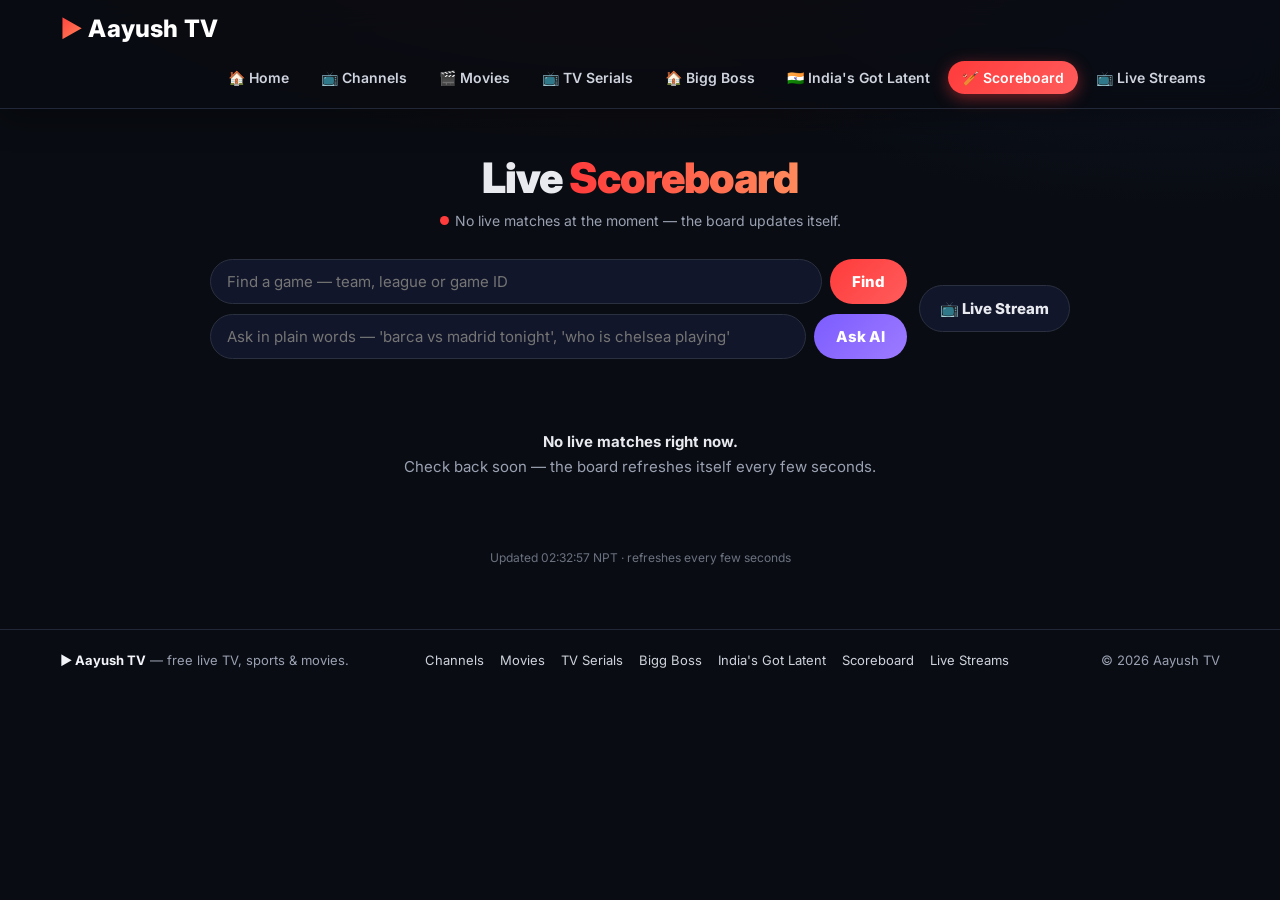
<file: scoreboard.html>
<!DOCTYPE html>
<html lang="en">
<head>
<meta charset="UTF-8">
<meta name="viewport" content="width=device-width, initial-scale=1.0">
<title>Live Scoreboard — Aayush TV</title>
<meta name="description" content="Live scores — Nepal Premier League and top matches from around the world, updated every few seconds.">
<link rel="icon" type="image/svg+xml" href="favicon.svg">
<link rel="preconnect" href="https://fonts.googleapis.com">
<link rel="preconnect" href="https://fonts.gstatic.com" crossorigin>
<link href="https://fonts.googleapis.com/css2?family=Inter:wght@400;600;700;800;900&display=swap" rel="stylesheet">
<style>
  * { box-sizing: border-box; margin: 0; padding: 0; }
  body { background: #090c12; color: #e8eaf0; font-family: 'Inter', system-ui, -apple-system, "Segoe UI", sans-serif; background-image: radial-gradient(900px 320px at 50% -80px, rgba(255,59,59,.13), transparent 70%), radial-gradient(700px 300px at 92% 0, rgba(80,120,255,.08), transparent 70%); background-attachment: fixed; }
  a { color: inherit; }
  header { position: sticky; top: 0; z-index: 10; background: rgba(9,12,18,.82); backdrop-filter: blur(16px) saturate(1.4); -webkit-backdrop-filter: blur(16px) saturate(1.4); box-shadow: 0 8px 30px rgba(0,0,0,.35); border-bottom: 1px solid #232838; }
  .head-inner { max-width: 1200px; margin: 0 auto; padding: 14px 20px; display: flex; align-items: center; gap: 18px; flex-wrap: wrap; }
  .brand { font-size: 24px; font-weight: 800; letter-spacing: .2px; text-decoration: none; color: #fff; }
  .brand span { background: linear-gradient(135deg, #ff3b3b, #ff8a5c); -webkit-background-clip: text; background-clip: text; -webkit-text-fill-color: transparent; }
  nav.main-nav { display: flex; gap: 4px; flex-wrap: wrap; margin-left: auto; }
  nav.main-nav a { padding: 8px 14px; border-radius: 20px; font-size: 14px; font-weight: 600; color: #cfd3dd; text-decoration: none; transition: background .15s, color .15s, transform .15s, box-shadow .15s; }
  nav.main-nav a:hover { background: #1c2338; color: #fff; transform: translateY(-1px); }
  nav.main-nav a.active { background: linear-gradient(135deg, #ff3b3b, #ff5c5c); color: #fff; box-shadow: 0 4px 16px rgba(255,59,59,.45); }
  main { max-width: 900px; margin: 0 auto; padding: 20px 20px 44px; }
  .hero { padding: 26px 0 4px; text-align: center; }
  .hero h2 { font-size: clamp(30px, 5vw, 42px); font-weight: 900; letter-spacing: -1px; line-height: 1.08; }
  .hero h2 em { font-style: normal; background: linear-gradient(90deg, #ff3b3b, #ff8a5c); -webkit-background-clip: text; background-clip: text; -webkit-text-fill-color: transparent; }
  .hero p { color: #9aa1b2; font-size: 14px; line-height: 1.6; margin: 10px auto 0; max-width: 560px; }
  .live-dot { display: inline-block; width: 9px; height: 9px; border-radius: 50%; background: #ff3b3b; margin-right: 6px; animation: pulse 1.4s infinite; vertical-align: 1px; }
  @keyframes pulse { 0% { box-shadow: 0 0 0 0 rgba(255,59,59,.6); } 70% { box-shadow: 0 0 0 7px rgba(255,59,59,0); } 100% { box-shadow: 0 0 0 0 rgba(255,59,59,0); } }
  /* ---- search ---- */
  .find { display: flex; gap: 8px; max-width: 560px; margin: 22px auto 0; }
  .find input { flex: 1; padding: 12px 16px; border-radius: 999px; border: 1px solid #2a3040; background: #12162a; color: #e8eaf0; font-size: 15px; font-family: inherit; outline: none; }
  .find input:focus { border-color: #ff3b3b; }
  .find button { padding: 12px 22px; border-radius: 999px; border: none; background: linear-gradient(135deg, #ff3b3b, #ff5c5c); color: #fff; font-size: 15px; font-weight: 800; font-family: inherit; cursor: pointer; }
  .find button:hover { filter: brightness(1.1); }
  .find.ai { margin-top: 10px; }
  .find.ai input:focus { border-color: #7c5cff; }
  .find.ai button { background: linear-gradient(135deg, #7c5cff, #9d7bff); }
  .ai-note { text-align: center; color: #9aa0b5; font-size: 13px; margin: 8px 0 0; min-height: 18px; }
  /* ---- live stream button + panel (top right, next to search) ---- */
  .find-wrap { display: flex; gap: 12px; align-items: center; margin-top: 22px; }
  .find-col { flex: 1; min-width: 0; }
  .find-col .find { margin-top: 0; max-width: none; }
  .find-col .find.ai { margin-top: 10px; }
  .streams-btn { flex-shrink: 0; padding: 13px 20px; border-radius: 999px; border: 1px solid #2a3040; background: #12162a; color: #e8eaf0; font-size: 15px; font-weight: 800; font-family: inherit; cursor: pointer; white-space: nowrap; text-decoration: none; }
  .streams-btn:hover { border-color: #22c55e; }
  .streams-btn.open { background: linear-gradient(135deg, #22c55e, #16a34a); border-color: transparent; color: #fff; }
  .streams-btn .cnt { display: inline-block; min-width: 22px; padding: 2px 7px; margin-left: 6px; border-radius: 999px; background: #22c55e; color: #fff; font-size: 12px; font-weight: 800; }
  .streams-btn .cnt:empty { display: none; }
  .streams-btn.open .cnt { background: rgba(255,255,255,.25); }
  .streams-panel { margin-top: 14px; }
  .streams-panel h3 { font-size: 17px; font-weight: 800; margin-bottom: 10px; }
  .streams-panel .none { color: #9aa1b2; font-size: 14px; text-align: center; padding: 16px 0; }
  @media (max-width: 640px) { .find-wrap { flex-direction: column; align-items: stretch; } .streams-btn { align-self: stretch; } }
  /* ---- sections ---- */
  section { margin-top: 30px; }
  section h3 { font-size: 20px; font-weight: 800; margin-bottom: 4px; display: flex; align-items: center; gap: 8px; }
  section h3 .count { font-size: 12px; font-weight: 700; color: #9aa1b2; background: #1c2338; padding: 3px 9px; border-radius: 999px; }
  section .sub { color: #9aa1b2; font-size: 13px; margin-bottom: 12px; }
  .games { display: flex; flex-direction: column; gap: 10px; }
  .game { background: #12162a; border: 1px solid #262d42; border-radius: 14px; padding: 14px 16px; cursor: pointer; transition: border-color .15s, transform .15s; }
  .game:hover { border-color: rgba(255,59,59,.7); transform: translateY(-1px); }
  .g-league { font-size: 12px; color: #9aa1b2; font-weight: 600; display: flex; justify-content: space-between; gap: 8px; }
  .badge { font-size: 11px; font-weight: 800; letter-spacing: .5px; padding: 2px 8px; border-radius: 999px; white-space: nowrap; }
  .badge.live { color: #fff; background: #ff3b3b; }
  .badge.ft { color: #cfd3dd; background: #2a3040; }
  .badge.ht { color: #ffd166; background: rgba(255,209,102,.14); }
  .badge.up { color: #7be495; background: rgba(123,228,149,.12); }
  .g-main { display: flex; align-items: center; gap: 10px; margin-top: 8px; }
  .g-team { flex: 1; font-size: 16px; font-weight: 700; line-height: 1.3; }
  .g-team.away { text-align: right; }
  .g-score { font-size: 22px; font-weight: 900; white-space: nowrap; color: #fff; }
  .g-score .vs { font-size: 13px; font-weight: 700; color: #9aa1b2; }
  .g-clock { margin-top: 6px; font-size: 13px; color: #9aa1b2; font-weight: 600; }
  .g-clock b { color: #ff5252; }
  .g-clock .period { color: #cfd3dd; }
  .empty { text-align: center; color: #9aa1b2; font-size: 15px; padding: 44px 20px; line-height: 1.7; }
  .empty b { color: #e8eaf0; }
  .updated { text-align: center; color: #6b7280; font-size: 12px; margin-top: 26px; }
  .err { text-align: center; color: #ff7a7a; font-size: 14px; margin-top: 18px; display: none; }
  /* ---- detail overlay ---- */
  .overlay { position: fixed; inset: 0; background: rgba(4,6,10,.78); backdrop-filter: blur(4px); z-index: 50; display: none; overflow-y: auto; padding: 24px 14px; }
  .overlay.open { display: block; }
  .detail { max-width: 640px; margin: 0 auto; background: #12162a; border: 1px solid #2a3040; border-radius: 20px; padding: 22px 22px 26px; }
  .detail .d-league { font-size: 13px; color: #9aa1b2; font-weight: 600; display: flex; justify-content: space-between; align-items: center; gap: 8px; }
  .detail .close { background: #1c2338; color: #e8eaf0; border: none; border-radius: 50%; width: 30px; height: 30px; font-size: 16px; cursor: pointer; flex-shrink: 0; }
  .detail .close:hover { background: #2a3040; }
  .detail .d-teams { display: flex; align-items: center; gap: 10px; margin-top: 14px; }
  .detail .d-teams .g-team { font-size: 19px; }
  .detail .d-teams .g-score { font-size: 30px; }
  .detail .d-clock { margin-top: 8px; font-size: 14px; color: #9aa1b2; font-weight: 600; }
  .detail .d-clock b { color: #ff5252; }
  .meta { display: grid; grid-template-columns: 1fr 1fr; gap: 8px 16px; margin-top: 18px; }
  .meta div { font-size: 14px; line-height: 1.5; }
  .meta .k { color: #9aa1b2; font-size: 12px; font-weight: 700; text-transform: uppercase; letter-spacing: .5px; }
  .watch { display: block; text-align: center; margin-top: 20px; padding: 13px; border-radius: 999px; background: linear-gradient(135deg, #22c55e, #16a34a); color: #fff; font-size: 16px; font-weight: 800; text-decoration: none; }
  .watch:hover { filter: brightness(1.1); }
  /* Watch button on a Live Streams card: same green, sized for the card. */
  .watch-inline { display: block; text-align: center; margin-top: 10px; padding: 10px; border-radius: 999px; background: linear-gradient(135deg, #22c55e, #16a34a); color: #fff; font-size: 15px; font-weight: 800; text-decoration: none; }
  .watch-inline:hover { filter: brightness(1.1); }
  .watch-note { text-align: center; color: #9aa1b2; font-size: 13px; margin-top: 14px; }
  .detail h4 { font-size: 16px; font-weight: 800; margin: 22px 0 10px; }
  table.stats { width: 100%; border-collapse: collapse; font-size: 14px; }
  table.stats th, table.stats td { padding: 7px 4px; border-bottom: 1px solid #232838; text-align: center; }
  table.stats th:first-child, table.stats td:first-child { text-align: left; color: #cfd3dd; font-weight: 600; }
  table.stats th { color: #9aa1b2; font-size: 12px; text-transform: uppercase; letter-spacing: .4px; }
  .sc-line { font-size: 14px; line-height: 1.7; }
  .sc-line b { color: #fff; }
  .sc-line .muted { color: #9aa1b2; }
  table.card { width: 100%; border-collapse: collapse; font-size: 13.5px; margin-top: 6px; }
  table.card th, table.card td { padding: 6px 4px; border-bottom: 1px solid #232838; text-align: center; }
  table.card th:first-child, table.card td:first-child { text-align: left; }
  table.card th { color: #9aa1b2; font-size: 11.5px; text-transform: uppercase; letter-spacing: .4px; }
  footer { border-top: 1px solid #232838; margin-top: 20px; }
  .foot-inner { max-width: 1200px; margin: 0 auto; padding: 22px 20px 28px; display: flex; flex-wrap: wrap; gap: 10px 24px; align-items: center; justify-content: space-between; color: #9aa1b2; font-size: 13px; }
  .foot-inner b { color: #f2f4fa; }
  .foot-inner nav a { color: #cfd3dd; text-decoration: none; margin-right: 16px; }
  .foot-inner nav a:hover { color: #fff; }
</style>
</head>
<body>
<header>
  <div class="head-inner">
    <a class="brand" href="index.html"><span>▶</span> Aayush TV</a>
    <nav class="main-nav">
      <a href="index.html">🏠 Home</a>
      <a href="channels.html">📺 Channels</a>
      <a href="movies.html">🎬 Movies</a>
      <a href="entertainment.html">📺 TV Serials</a>
      <a href="biggboss.html">🏠 Bigg Boss</a>
      <a href="india.html">🇮🇳 India's Got Latent</a>
      <a href="scoreboard.html" class="active">🏏 Scoreboard</a>
      <a href="streams.html">📺 Live Streams</a>
    </nav>
  </div>
</header>

<main>
  <div class="hero">
    <h2>Live <em>Scoreboard</em></h2>
    <p><span class="live-dot"></span><span id="heroLine">Checking live matches…</span></p>
  </div>

  <div class="find-wrap">
    <div class="find-col">
      <div class="find">
        <input id="q" type="text" placeholder="Find a game — team, league or game ID" autocomplete="off">
        <button id="findBtn" type="button">Find</button>
      </div>

      <div class="find ai">
        <input id="aiq" type="text" placeholder="Ask in plain words — 'barca vs madrid tonight', 'who is chelsea playing'" autocomplete="off">
        <button id="aiBtn" type="button">Ask AI</button>
      </div>
    </div>
    <a href="streams.html" class="streams-btn" target="_blank" rel="noopener">📺 Live Stream</a>
  </div>
  <p class="ai-note" id="aiNote"></p>

  <p class="err" id="err"></p>

  <section id="searchSec" style="display:none">
    <h3>Search results</h3>
    <div class="sub" id="searchSub"></div>
    <div class="games" id="searchGames"></div>
  </section>

  <section id="nplSec" style="display:none">
    <h3>🇳🇵 Nepal Premier League <span class="count" id="nplCount"></span></h3>
    <div class="sub">NPL scores, live first.</div>
    <div class="games" id="nplGames"></div>
  </section>

  <section id="topSec" style="display:none">
    <h3>🔥 Top Games <span class="count" id="topCount"></span></h3>
    <div class="sub">The biggest live matches right now, all sports.</div>
    <div class="games" id="topGames"></div>
  </section>

  <div class="empty" id="emptyState" style="display:none">
    <b>No live matches right now.</b><br>Check back soon — the board refreshes itself every few seconds.
  </div>

  <p class="updated" id="updated"></p>
</main>

<div class="overlay" id="overlay">
  <div class="detail" id="detail"></div>
</div>

<footer>
  <div class="foot-inner">
    <div><b>▶ Aayush TV</b> — free live TV, sports &amp; movies.</div>
    <nav><a href="channels.html">Channels</a><a href="movies.html">Movies</a><a href="entertainment.html">TV Serials</a><a href="biggboss.html">Bigg Boss</a><a href="india.html">India's Got Latent</a><a href="scoreboard.html">Scoreboard</a><a href="streams.html">Live Streams</a></nav>
    <div>© 2026 Aayush TV</div>
  </div>
</footer>

<script>
(function(){
  "use strict";
  var API = "https://aayush-tv-minter.vercel.app/api/onexbet";
  var TVAPP = "https://mret.balenshah.tech/tvapp-api";
  var FB = "https://mret.balenshah.tech/footybite-api";
  var POLL_MS = 5000, DETAIL_MS = 15000;
  var npl = [], top = [];
  var nplLoaded = false, topLoaded = false;
  var fetchedAt = 0, lastKey = "", pollTimer = null, tickTimer = null;
  // Last-good scores, kept in this browser so a fresh load never
  // opens on an empty board while the feed is down: the mirror
  // flakes out for minutes at a time (it answers this VM in ~1s
  // but hangs the site's server 2 times in 3), and a first paint
  // of "Checking…" that never fills looks broken. The cache is
  // shown only while it is fresh (< 30 min) and labelled with its
  // time; the live poll replaces it as soon as it answers.
  var CACHE_KEY = "sb-last-scores", CACHE_MAX_AGE = 30 * 60 * 1000, cacheShown = false;
  // When the lists last held real games. A leg that answers []
  // while the board was good moments ago is a flapping mirror,
  // not "no matches" — keep the old list until the board has
  // been empty for FRESH_MS.
  var lastGoodAt = 0, FRESH_MS = 60000;
  // One display clock per live game id, shared by the list and the
  // detail panel. It only ever moves forward: the feed's timer
  // can sit still (half-time) or jitter a second backwards, and
  // the old code re-based the clock on every 5s refresh, so a
  // match at the start of a half snapped back (45:04 → 45:01).
  var clockState = {};
  var detailId = null, detailData = null, detailTimer = null;
  var $ = function(id){ return document.getElementById(id); };

  function esc(s){ return String(s == null ? "" : s).replace(/[&<>"']/g, function(c){ return {"&":"&amp;","<":"&lt;",">":"&gt;",'"':"&quot;","'":"&#39;"}[c]; }); }
  function mmss(sec){ sec = Math.max(0, Math.floor(sec)); return String(Math.floor(sec / 60)).padStart(2, "0") + ":" + String(sec % 60).padStart(2, "0"); }

  // Kickoff time in Nepal time (the device clock may be set to
  // another zone, so "today / tomorrow" is computed in NPT).
  function nptParts(d){
    var f = new Intl.DateTimeFormat("en-CA", { timeZone: "Asia/Kathmandu", year: "numeric", month: "2-digit", day: "2-digit", hour: "2-digit", minute: "2-digit", hour12: false });
    var p = {}; f.formatToParts(d).forEach(function(x){ p[x.type] = x.value; });
    return { ymd: p.year + "-" + p.month + "-" + p.day, time: p.hour + ":" + p.minute };
  }
  function kickoff(ts){
    if (!ts) return "";
    var d = new Date(ts * 1000), now = new Date();
    var a = nptParts(d), b = nptParts(now);
    if (a.ymd === b.ymd) return "Today " + a.time;
    var tom = new Date(now.getTime() + 86400000);
    if (a.ymd === nptParts(tom).ymd) return "Tomorrow " + a.time;
    var m = d.toLocaleDateString("en-GB", { timeZone: "Asia/Kathmandu", day: "numeric", month: "short" });
    return m + " " + a.time;
  }

  function badge(g){
    if (g.status === "live") return '<span class="badge live">● LIVE</span>';
    if (g.status === "FT") return '<span class="badge ft">FULL-TIME</span>';
    if (g.status === "HT") return '<span class="badge ht">HALF-TIME</span>';
    return '<span class="badge up">' + esc(kickoff(g.startTs) || "UPCOMING") + '</span>';
  }
  // Monotonic display clock: syncClock() folds each fresh feed
  // value into clockState (never backwards), the 1s ticker
  // advances it, and the span just shows the shared value — so
  // the list and the detail panel always agree, and a refresh
  // never snaps the clock back.
  // Frozen-feed detection is tracked PER SOURCE (halfState):
  // the list (topGamesByStat) and the detail (games1x2) report
  // the same match's timer a couple of seconds apart, so a
  // single shared "last feed value" bounced between the two and
  // the frozen counter never reached 3 — the detail said
  // "Half-time" (its feed reports status HT) while the list kept
  // ticking to the 45:10 cap. Each source now counts its own
  // frozen polls, and the list also inherits the open detail's
  // half-time state for the same game id (see refreshLists).
  var halfState = {};
  // Only some sports have a ticking seconds clock (football,
  // basketball, ice hockey, rugby, handball, American football,
  // futsal). Cricket runs on overs, volleyball/tennis on sets,
  // esports on maps — their timerSec is 0 or absent, and an
  // esports game used to get a fake clock ticking up from 00:00.
  // A game with no sport id yet keeps the old behaviour (tick
  // when a real timer value is present).
  var CLOCK_SPORTS = [1, 2, 3, 7, 8, 13, 14];
  function isClockSport(g){
    if (!g || g.sportId == null) return true;
    return CLOCK_SPORTS.indexOf(g.sportId) !== -1;
  }
  function syncClock(g, src){
    if (!g || g.status !== "live" || g.cricket || typeof g.timerSec !== "number" || g.timerSec <= 0 || !isClockSport(g)) return;
    var s = clockState[g.id];
    var hk = g.id + ":" + (src || "list");
    var hs = halfState[hk] || { lastFeed: null, frozen: 0 };
    // Frozen feed: the timer has not moved (within 1s) since
    // this source's last poll. A 2nd-half match whose timer sits
    // at 45:00 for 15s is in the half-time break, not playing —
    // show "Half-time" instead of a frozen 45:10.
    var moved = hs.lastFeed == null ? 99 : Math.abs(g.timerSec - hs.lastFeed);
    var frozen = (moved <= 1) ? hs.frozen + 1 : 0;
    halfState[hk] = { lastFeed: g.timerSec, frozen: frozen };
    var sec = Math.max(s ? s.sec : 0, g.timerSec);
    clockState[g.id] = { sec: sec, feed: Math.max(s ? s.feed : 0, g.timerSec) };
    // Half-time frozen detection is football-only: a basketball
    // Q2 or a volleyball 2nd set sits at a different timer and
    // must never be called half-time.
    g._halfTime = ((g.sportId == null || g.sportId === 1) && g.period === "2H" && g.timerSec >= 2695 && g.timerSec <= 2715 && frozen >= 3);
  }
  function pruneClocks(){
    var keep = {};
    npl.concat(top).forEach(function(g){
      if (g.status === "live" && !g.cricket && typeof g.timerSec === "number" && g.timerSec > 0 && isClockSport(g)) keep[g.id] = true;
    });
    if (detailData && detailData.status === "live" && !detailData.cricket && typeof detailData.timerSec === "number" && detailData.timerSec > 0 && isClockSport(detailData)) keep[detailData.id] = true;
    Object.keys(clockState).forEach(function(id){ if (!keep[id]) delete clockState[id]; });
    Object.keys(halfState).forEach(function(k){ if (!keep[k.split(":")[0]]) delete halfState[k]; });
  }
  function clockHtml(g){
    if (g.status === "FT") return '<span class="g-clock">Full-time</span>';
    if (g.status === "HT") return '<span class="g-clock"><b>Half-time</b></span>';
    if (g.cricket) {
      if (g.cricket.isBreak) return '<span class="g-clock">Innings break</span>';
      var oc = g.clock || (g.cricket.overStr ? g.cricket.overStr + " ov" : "");
      return '<span class="g-clock"><b>' + esc(oc || "Live") + '</b>' + (g.cricket.runRate ? ' · RR ' + esc(g.cricket.runRate) : "") + '</span>';
    }
    // Sports without a ticking clock show the period name
    // instead — "2nd set", "4th quarter", "1st map" — never a
    // clock (an esports game's timerSec is 0, which used to
    // render as a fake 00:00 ticking up).
    if (g.status === "live" && !isClockSport(g)) {
      var label = g.currentPeriodName || g.clock || "Live";
      return '<span class="g-clock"><b>' + esc(label) + '</b></span>';
    }
    if (g._halfTime) return '<span class="g-clock"><b>Half-time</b></span>';
    if (g.status === "live" && typeof g.timerSec === "number") {
      var st = clockState[g.id];
      var sec = st ? st.sec : g.timerSec;
      return '<span class="g-clock"><b class="js-clock" data-clock-id="' + esc(g.id) + '">' + mmss(sec) + '</b>' + (g.period ? ' · <span class="period">' + esc(g.period) + '</span>' : "") + '</span>';
    }
    if (g.status === "live") return '<span class="g-clock"><b>' + esc(g.clock || "Live") + '</b></span>';
    return '<span class="g-clock">' + esc(kickoff(g.startTs)) + '</span>';
  }
  function scoreHtml(g){
    var hs = g.homeScore, as = g.awayScore;
    if (hs == null && as == null) return '<span class="g-score"><span class="vs">vs</span></span>';
    return '<span class="g-score">' + esc(hs == null ? "–" : hs) + " – " + esc(as == null ? "–" : as) + "</span>";
  }
  function gameHtml(g){
    return '<div class="game" data-id="' + esc(g.id) + '">' +
      '<div class="g-league"><span>' + esc(g.league || "") + '</span>' + badge(g) + '</div>' +
      '<div class="g-main"><span class="g-team">' + esc(g.home) + '</span>' + scoreHtml(g) + '<span class="g-team away">' + esc(g.away) + '</span></div>' +
      clockHtml(g) +
    '</div>';
  }
  // Stream URL for a game with a confirmed stream. TVApp is
  // preferred when both confirmed; Footybite is the fallback.
  // Shared by the detail panel and the Live Streams cards.
  // A soon match also gets a link: the player shows
  // "Stream starts soon" and retries until it opens.
  function streamHref(g){
    if (!(g.streamAvailable || g.streamSoon) || !(g.tvappId || g.fbId)) return null;
    var q = (g.videoId ? "&videoId=" + encodeURIComponent(g.videoId) : "") +
      "&name=" + encodeURIComponent(g.home + " vs " + g.away);
    if (g.tvappId) return "stream.html?tvapp=" + encodeURIComponent(g.tvappId) + q;
    return "stream.html?footybite=" + encodeURIComponent(g.fbId) + q;
  }
  // Probe which live games actually have a playable stream, at most
  // once a minute (the 5s poll is far too often: the Footybite check
  // mints and fetches a segment each time). One /matches fetch per
  // minter (cached 60s server-side), matched locally by team names,
  // then a /stream-check only for the few candidates. TVApp first,
  // Footybite only when TVApp has nothing for that game.
  // The section also lists matches opening soon (TVApp catalog,
  // within 12 hours): their button opens the player, which shows
  // "Stream starts soon" and retries until it opens — so there is
  // always a button to tap, even when nothing is live yet.
  // Two phases: the soon list renders as soon as the TVApp catalog
  // lands (no session calls, so no rate-limit risk); the live leg
  // runs after, once both catalogs are in.
  // A failed catalog fetch must NEVER empty the section: a slow
  // minter would flip the list 11 -> "No streams" -> 11. So a
  // fetch that times out or errors returns null (not []), the
  // probe keeps the previous list, and it retries soon instead
  // of waiting out the full minute.
  function renderLists(){
    // Once both live legs have answered, the lists are live data,
    // not the cache — clear the flag first so the key and the hero
    // both flip to the live state.
    if (nplLoaded && topLoaded) cacheShown = false;
    // The key covers only what the list shows — the clock is
    // deliberately left out (it ticks from clockState), so the
    // list re-renders only on a real change: a goal, a status
    // change, a game added or finished.
    var key = JSON.stringify([npl, top].map(function(list){
      return list.map(function(g){ return [g.id, g.league, g.home, g.away, g.homeScore, g.awayScore, g.status, g.period, g._halfTime ? 1 : 0]; });
    }).concat([nplLoaded, topLoaded, cacheShown ? 1 : 0]));
    if (key === lastKey) return; // unchanged — clocks keep ticking
    lastKey = key;
    var noData = nplLoaded && topLoaded && !npl.length && !top.length;
    var err = $("err");
    err.style.display = noData ? "" : "none";
    if (noData) err.textContent = "Could not reach the scores feed — retrying…";
    // The lists are live-only by construction, so the hero counts
    // every card shown except a finished one — a half-time game
    // is still a live match (counting only status "live" said 11
    // while the badge showed 12).
    var liveCount = 0;
    npl.concat(top).forEach(function(g){ if (g.status !== "FT") liveCount++; });
    // Until both legs have answered, the board is loading, not empty.
    // While the cache is showing, say so with its time.
    var cacheTime = cacheShown ? new Date(fetchedAt).toLocaleTimeString("en-GB", { timeZone: "Asia/Kathmandu", hour: "2-digit", minute: "2-digit" }) : "";
    $("heroLine").textContent = (cacheShown && (!nplLoaded || !topLoaded)) ? ("Last scores from " + cacheTime + " — updating…") : (!nplLoaded || !topLoaded) ? "Checking live matches…" : (liveCount ? (liveCount + " live match" + (liveCount === 1 ? "" : "es") + " right now — tap any match for details, stats and the stream.") : "No live matches at the moment — the board updates itself.");
    if (npl.length) {
      $("nplSec").style.display = "";
      $("nplCount").textContent = npl.length;
      $("nplGames").innerHTML = npl.map(gameHtml).join("");
    } else {
      $("nplSec").style.display = "none";
      $("nplGames").innerHTML = "";
    }
    if (top.length) {
      $("topSec").style.display = "";
      $("topCount").textContent = top.length;
      $("topGames").innerHTML = top.map(gameHtml).join("");
    } else {
      $("topSec").style.display = "none";
      $("topGames").innerHTML = "";
    }
    $("emptyState").style.display = (nplLoaded && topLoaded && !npl.length && !top.length) ? "" : "none";
    var d = new Date(fetchedAt);
    $("updated").textContent = "Updated " + d.toLocaleTimeString("en-GB", { timeZone: "Asia/Kathmandu", hour: "2-digit", minute: "2-digit", second: "2-digit" }) + " NPT · refreshes every few seconds";
    // Remember the last good board (live data only, never the cache
    // itself) so the next fresh load has something to show while
    // the feed is down.
    if (nplLoaded && topLoaded && (npl.length + top.length)) saveCache();
  }

  function saveCache(){
    try {
      if (typeof localStorage === "undefined") return;
      localStorage.setItem(CACHE_KEY, JSON.stringify({ npl: npl, top: top, savedAt: Date.now() }));
    } catch (e) {}
  }
  function loadCache(){
    try {
      if (typeof localStorage === "undefined") return;
      var raw = localStorage.getItem(CACHE_KEY);
      if (!raw) return;
      var c = JSON.parse(raw);
      if (!c || !Array.isArray(c.npl) || !Array.isArray(c.top) || typeof c.savedAt !== "number") return;
      if (Date.now() - c.savedAt > CACHE_MAX_AGE) return;
      if (!c.npl.length && !c.top.length) return;
      npl = c.npl; top = c.top; fetchedAt = c.savedAt; cacheShown = true;
      lastGoodAt = Date.now(); // the cached board counts as good now
      npl.concat(top).forEach(function(g){ syncClock(g, "list"); });
      renderLists();
    } catch (e) {}
  }

  function tick(){
    // Advance each display clock by one second, but never more
    // than 10s past the feed's last value — if the feed's timer
    // is frozen (half-time), the display holds instead of
    // running away from reality.
    Object.keys(clockState).forEach(function(id){
      var st = clockState[id];
      if (st.sec < st.feed + 10) st.sec += 1;
    });
    document.querySelectorAll(".js-clock").forEach(function(el){
      var st = clockState[el.getAttribute("data-clock-id")];
      if (st) el.textContent = mmss(st.sec);
    });
  }

  function fetchJson(url, ms){
    // A hung fetch must never stall the page: the scores feed
    // waits on a slow 1xBet mirror (20s+ when it is degraded).
    // ms caps it — 8s for the scores feed (healthy mirror
    // answers in ~1s), 20s default for the minters.
    return Promise.race([
      fetch(url).then(function(r){ return r.json(); }),
      new Promise(function(_, rej){ setTimeout(function(){ rej(new Error("fetch timeout")); }, ms || 20000); })
    ]);
  }
  function refreshLists(){
    fetchLeg(API, "npl");
    fetchLeg(API + "?mode=featured", "top");
  }
  function fetchLeg(url, which){
    var t0 = Date.now();
    fetchJson(url, 8000).catch(function(){ return { games: [] }; }).then(function(res){
      var games = (res && res.games) || [];
      fetchedAt = Date.now();
      // A slow empty answer is a degraded mirror, not "no matches":
      // the mirror takes 20s to return [] when it is struggling,
      // while a genuine empty board answers in ~1s. Keep the last
      // scores instead of blanking the board mid-match.
      var slowEmpty = !games.length && (Date.now() - t0) > 5000;
      // A FAST empty is just as suspect while the board was good
      // moments ago: the mirror also answers [] in under a second
      // when it is flapping, and that blanked the board with "No
      // live matches" for ~30s after a reload even though the
      // cache had just shown 12 games. Keep the old list while
      // the last good board is fresh; a genuine empty still
      // clears it once the board has been empty for FRESH_MS.
      var cur = which === "npl" ? npl : top;
      var freshEmpty = !games.length && cur.length && (Date.now() - lastGoodAt) < FRESH_MS;
      if (!slowEmpty && !freshEmpty) {
        if (which === "npl") npl = games; else top = games;
        if (games.length) lastGoodAt = Date.now();
      }
      if (which === "npl") nplLoaded = true; else topLoaded = true;
      (which === "npl" ? npl : top).forEach(function(g){
        syncClock(g, "list");
        // Same game as the open detail, which already knows it is
        // half-time (its feed reports status HT): say so here too
        // instead of ticking until this source's frozen counter
        // catches up on its own.
        if (detailData && detailData.id === g.id && (detailData.status === "HT" || detailData._halfTime)) g._halfTime = true;
      });
      pruneClocks();
      renderLists();
    });
  }

  // ---- detail panel (same fields as the bot's game detail) ----
  function metaRow(k, v){
    if (v == null || v === "") return "";
    return '<div><div class="k">' + k + '</div>' + esc(v) + '</div>';
  }
  function detailHtml(d){
    var h = '<div class="d-league"><span>' + esc(d.league || "") + '</span><button class="close" id="dClose" type="button">✕</button></div>' +
      '<div class="d-teams"><span class="g-team">' + esc(d.home) + '</span>' + scoreHtml(d) + '<span class="g-team away">' + esc(d.away) + '</span></div>' +
      '<div class="d-clock">' + clockHtml(d) + '</div>';
    h += '<div class="meta">' +
      metaRow("Sport", d.sport) +
      metaRow("Venue", d.venue) +
      metaRow("Weather", d.weather) +
      metaRow("Format", d.format) +
      metaRow("Kickoff", kickoff(d.startTs)) +
      metaRow("Game ID", String(d.id || "") + (d.constId ? " · " + d.constId : ""));
    if (d.hasLineups) h += '<div><div class="k">Line-ups</div>Available</div>';
    h += '</div>';
    // Sets / quarters / maps: the per-period scores (volleyball
    // "25-17, 9-7", basketball quarters, esports maps). Football
    // halves and cricket innings are not shown here — football
    // has no per-half scores worth listing and cricket has its
    // own innings display.
    if (d.periodScoresStr && d.sportId !== 1 && d.sportId !== 66) {
      var plabel = d.sportId === 3 ? "Quarters" : d.sportId === 40 ? "Maps" : d.sportId === 2 ? "Periods" : "Sets";
      var pparts = String(d.periodScoresStr).split(",").filter(function(x){ return x.trim() !== ""; });
      if (pparts.length) {
        var sing = plabel === "Quarters" ? "Q" : plabel === "Maps" ? "Map" : plabel === "Periods" ? "Period" : "Set";
        h += '<h4>' + plabel + '</h4><div class="sc-line">' +
          pparts.map(function(p, i){ return sing + " " + (i + 1) + ": <b>" + esc(p.trim()) + "</b>"; }).join(" · ") + '</div>';
      }
    }
    // Watch button: shown ONLY when the stream was confirmed available
    // (openDetail probes the minters). A 1xBet video id alone does not
    // count — that path cannot play right now — and neither does an
    // unconfirmed TVApp or Footybite id. If no stream is confirmed,
    // no button and no note: the option simply is not there. TVApp is
    // preferred when both confirmed; Footybite is the fallback.
    var watchHref = streamHref(d);
    if (watchHref) {
      h += '<a class="watch" href="' + watchHref + '">▶ Watch live</a>';
    }
    if (d.stats && d.stats.length) {
      h += '<h4>Match stats</h4><table class="stats"><tr><th></th><th>' + esc(d.home) + '</th><th>' + esc(d.away) + '</th></tr>' +
        d.stats.map(function(s){ return '<tr><td>' + esc(s.name) + '</td><td>' + esc(s.home) + '</td><td>' + esc(s.away) + '</td></tr>'; }).join("") + '</table>';
    }
    var c = d.cricket;
    if (c && c.scorecard) {
      var sc = c.scorecard;
      h += '<h4>Scorecard</h4><div class="sc-line">';
      if (sc.statusText) h += '<div><b>' + esc(sc.statusText) + '</b></div>';
      if (sc.striker) h += '<div>Striker: <b>' + esc(sc.striker.name) + '</b> ' + esc(sc.striker.runs) + ' (' + esc(sc.striker.balls) + ')</div>';
      if (sc.nonStriker) h += '<div>Non-striker: <b>' + esc(sc.nonStriker.name) + '</b> ' + esc(sc.nonStriker.runs) + ' (' + esc(sc.nonStriker.balls) + ')</div>';
      if (sc.bowler) h += '<div>Bowler: <b>' + esc(sc.bowler.name) + '</b> ' + esc(sc.bowler.overs) + ' ov · ' + esc(sc.bowler.runs) + ' runs · ' + esc(sc.bowler.wickets) + ' wkts</div>';
      if (sc.partnership) h += '<div>Partnership: <b>' + esc(sc.partnership) + '</b></div>';
      if (sc.crr) h += '<div>Run rate: <b>' + esc(sc.crr) + '</b></div>';
      if (sc.lastWicket && sc.lastWicket.name) h += '<div class="muted">Last wicket: ' + esc(sc.lastWicket.name) + ' ' + esc(sc.lastWicket.runs) + ' (' + esc(sc.lastWicket.balls) + ') — ' + esc(sc.lastWicket.dismissal) + '</div>';
      h += '</div>';
      if (sc.batting && sc.batting.length) {
        h += '<h4>Batting</h4><table class="card"><tr><th>Batter</th><th>R</th><th>B</th><th>4s</th><th>6s</th><th>SR</th></tr>' +
          sc.batting.map(function(b){ return '<tr><td>' + esc(b.name) + (b.onStrike ? ' *' : '') + (b.dismissal ? '<br><span class="muted" style="font-size:12px">' + esc(b.dismissal) + '</span>' : '') + '</td><td>' + esc(b.runs) + '</td><td>' + esc(b.balls) + '</td><td>' + esc(b.fours) + '</td><td>' + esc(b.sixes) + '</td><td>' + esc(b.sr) + '</td></tr>'; }).join("") + '</table>';
      }
      if (sc.bowling && sc.bowling.length) {
        h += '<h4>Bowling</h4><table class="card"><tr><th>Bowler</th><th>O</th><th>M</th><th>R</th><th>W</th><th>Econ</th></tr>' +
          sc.bowling.map(function(b){ return '<tr><td>' + esc(b.name) + '</td><td>' + esc(b.overs) + '</td><td>' + esc(b.maidens) + '</td><td>' + esc(b.runs) + '</td><td>' + esc(b.wickets) + '</td><td>' + esc(b.econ) + '</td></tr>'; }).join("") + '</table>';
      }
    } else if (c && (c.target != null || c.need != null)) {
      h += '<h4>Target</h4><div class="sc-line">Target <b>' + esc(c.target) + '</b> · Need <b>' + esc(c.need) + '</b>' + (c.ballsLeft != null ? ' off ' + esc(c.ballsLeft) + ' balls' : '') + (c.runRate ? ' · RR ' + esc(c.runRate) : '') + '</div>';
    }
    return h;
  }
  function showDetail(d){
    detailData = d;
    syncClock(d, "detail");
    $("detail").innerHTML = detailHtml(d);
    $("overlay").classList.add("open");
    $("dClose").addEventListener("click", closeDetail);
    tick();
  }
  function closeDetail(){
    $("overlay").classList.remove("open");
    detailId = null; detailData = null;
    if (detailTimer) { clearInterval(detailTimer); detailTimer = null; }
  }
  // Ask the minter whether the TVApp stream for this match is actually
  // playable right now. The panel renders first without a Watch button;
  // the button appears only if this check passes (8s cap). A failed or
  // slow check means no button — never a dead one.
  function checkStream(id, d){
    if (!d || !d.tvappId) return;
    var checkP = fetchJson(TVAPP + "/stream-check?id=" + encodeURIComponent(d.tvappId)).catch(function(){ return null; });
    var checkTimeout = new Promise(function(res){ setTimeout(function(){ res(null); }, 8000); });
    Promise.race([checkP, checkTimeout]).then(function(c){
      if (detailId !== id || !c || !c.available || !detailData) return;
      detailData.streamAvailable = true;
      $("detail").innerHTML = detailHtml(detailData);
      $("dClose").addEventListener("click", closeDetail);
    });
  }
  // Same probe for the Footybite minter, used when the TVApp lookup
  // found nothing for this fixture (or its stream check failed). The
  // button appears only if the check passes (8s cap).
  function checkFootybite(id, d){
    if (!d || !d.fbId) return;
    var checkP = fetchJson(FB + "/stream-check?id=" + encodeURIComponent(d.fbId)).catch(function(){ return null; });
    var checkTimeout = new Promise(function(res){ setTimeout(function(){ res(null); }, 8000); });
    Promise.race([checkP, checkTimeout]).then(function(c){
      if (detailId !== id || !c || !c.available || !detailData) return;
      detailData.streamAvailable = true;
      $("detail").innerHTML = detailHtml(detailData);
      $("dClose").addEventListener("click", closeDetail);
    });
  }
  function openDetail(id){
    detailId = id;
    // Look up the same fixture on the TVApp minter FIRST (it needs only
    // the team names, which the list copy already has) so the stream
    // check can run as soon as the panel opens. The lookup gives up
    // after 3s so a slow minter never blocks the panel.
    var listCopy = (npl.concat(top)).filter(function(g){ return String(g.id) === String(id); })[0] || null;
    var findP = listCopy
      ? fetchJson(TVAPP + "/find?home=" + encodeURIComponent(listCopy.home || "") + "&away=" + encodeURIComponent(listCopy.away || "")).catch(function(){ return null; })
      : Promise.resolve(null);
    // Same lookup on the Footybite minter, in parallel — it is the
    // fallback when TVApp has no stream for this fixture.
    var fbFindP = listCopy
      ? fetchJson(FB + "/find?home=" + encodeURIComponent(listCopy.home || "") + "&away=" + encodeURIComponent(listCopy.away || "")).catch(function(){ return null; })
      : Promise.resolve(null);
    var findTimeout = new Promise(function(res){ setTimeout(function(){ res(null); }, 3000); });
    // The search fetch has NO timeout of its own here (fetchJson
    // defaults to 20s), and the mirror hangs Vercel's requests —
    // so a tap waited up to 20s with nothing on screen, looking
    // exactly like a dead button. Race it at 3s: the panel opens
    // from the list copy at once, and the 15s refresh fills in
    // venue/stats when the feed recovers.
    var searchP = fetchJson(API + "?mode=search&q=" + encodeURIComponent(id)).catch(function(){ return null; });
    var searchTimeout = new Promise(function(res){ setTimeout(function(){ res(null); }, 3000); });
    Promise.all([
      Promise.race([searchP, searchTimeout]),
      Promise.race([findP, findTimeout]),
      Promise.race([fbFindP, findTimeout])
    ]).then(function(res){
      if (detailId !== id) return; // a newer tap won
      var r = res[0], f = res[1], fb = res[2];
      var d = (r && r.detail) || null;
      if (!d) {
        // Fall back to the list copy (upcoming games are not in
        // the live list, so the search may return no detail).
        // The search fetch failing must not kill the panel either:
        // the list copy already has the score and the clock, and
        // the 15s refresh fills in venue/stats when the feed
        // recovers — a tap that silently does nothing is a bug.
        d = listCopy || null;
      }
      if (!d) { closeDetail(); return; }
      if (f && f.id) d.tvappId = f.id;
      if (fb && fb.id) d.fbId = fb.id;
      fetchedAt = fetchedAt || Date.now();
      showDetail(d);
      checkStream(id, d);
      checkFootybite(id, d);
      // If the lookup had nothing to work with yet (opened via search),
      // try once more with the detail's own team names.
      if (!d.tvappId) {
        fetchJson(TVAPP + "/find?home=" + encodeURIComponent(d.home || "") + "&away=" + encodeURIComponent(d.away || "")).then(function(f2){
          if (detailId !== id || !f2 || !f2.id || !detailData) return;
          detailData.tvappId = f2.id;
          $("detail").innerHTML = detailHtml(detailData);
          $("dClose").addEventListener("click", closeDetail);
          checkStream(id, detailData);
        }).catch(function(){});
      }
      if (!d.fbId) {
        fetchJson(FB + "/find?home=" + encodeURIComponent(d.home || "") + "&away=" + encodeURIComponent(d.away || "")).then(function(f3){
          if (detailId !== id || !f3 || !f3.id || !detailData) return;
          detailData.fbId = f3.id;
          $("detail").innerHTML = detailHtml(detailData);
          $("dClose").addEventListener("click", closeDetail);
          checkFootybite(id, detailData);
        }).catch(function(){});
      }
      if (detailTimer) clearInterval(detailTimer);
      detailTimer = setInterval(function(){
        if (detailId !== id) return;
        fetchJson(API + "?mode=search&q=" + encodeURIComponent(id)).then(function(r2){
          if (detailId !== id) return;
          var d2 = (r2 && r2.detail) || null;
          if (d2) { if (detailData && detailData.tvappId) d2.tvappId = detailData.tvappId; if (detailData && detailData.fbId) d2.fbId = detailData.fbId; if (detailData && detailData.streamAvailable) d2.streamAvailable = true; detailData = d2; syncClock(d2, "detail"); $("detail").innerHTML = detailHtml(d2); $("dClose").addEventListener("click", closeDetail); tick(); }
        }).catch(function(){});
      }, DETAIL_MS);
    }).catch(function(){ closeDetail(); });
  }

  function doSearch(q){
    q = String(q || "").trim();
    if (!q) return;
    $("searchSec").style.display = "";
    $("searchGames").innerHTML = '<div class="empty" style="padding:18px">Searching…</div>';
    $("searchSub").textContent = 'Results for "' + q + '"';
    fetchJson(API + "?mode=search&q=" + encodeURIComponent(q)).then(function(r){
      if (r && r.detail) {
        $("searchSec").style.display = "none";
        openDetail(r.detail.id);
        return;
      }
      var games = (r && r.games) || [];
      if (!games.length) {
        $("searchGames").innerHTML = '<div class="empty" style="padding:18px">No matches found for "' + esc(q) + '". Try a team name, a league, or a game ID.</div>';
        return;
      }
      $("searchGames").innerHTML = games.map(gameHtml).join("");
      document.getElementById("searchSec").scrollIntoView({ behavior: "smooth", block: "start" });
    }).catch(function(){
      $("searchGames").innerHTML = '<div class="empty" style="padding:18px">Search failed — check your connection and try again.</div>';
    });
  }

  function doAiAsk(q){
    q = String(q || "").trim();
    if (!q) return;
    $("aiNote").textContent = "";
    $("searchSec").style.display = "";
    $("searchSub").textContent = 'AI — "' + q + '"';
    $("searchGames").innerHTML = '<div class="empty" style="padding:18px">Thinking…</div>';
    document.getElementById("searchSec").scrollIntoView({ behavior: "smooth", block: "start" });
    // Parse the words into teams, then search the 1xBet feed — the
    // Scoreboard shows 1xBet matches only. The parsed teams open the
    // 1xBet detail panel (which shows the 1xBet game ID); the TVApp
    // list is never shown here.
    fetchJson(TVAPP + "/ai-parse?q=" + encodeURIComponent(q)).then(function(p){
      var home = (p && p.home) || "", away = (p && p.away) || "";
      var query = (home + " " + away).trim() || q;
      return fetchJson(API + "?mode=search&q=" + encodeURIComponent(query)).then(function(r){
        return { parsed: p, result: r };
      });
    }).then(function(out){
      var r = out.result, p = out.parsed;
      if (r && r.detail) {
        var understood = (p && p.home && p.away) ? ("Found: " + p.home + " vs " + p.away) : ("Found: " + (r.detail.home || "") + " vs " + (r.detail.away || ""));
        $("aiNote").textContent = understood;
        $("searchSec").style.display = "none";
        openDetail(r.detail.id);
        return;
      }
      var games = (r && r.games) || [];
      if (games.length === 1) {
        // One match only — open its 1xBet detail straight away instead
        // of making the person tap the card.
        var understood = (p && p.home && p.away) ? ("Found: " + p.home + " vs " + p.away) : ("Found: " + (games[0].home || "") + " vs " + (games[0].away || ""));
        $("aiNote").textContent = understood;
        $("searchSec").style.display = "none";
        openDetail(games[0].id);
        return;
      }
      if (games.length) {
        $("aiNote").textContent = "Matches from 1xBet:";
        $("searchGames").innerHTML = games.map(gameHtml).join("");
        return;
      }
      // Nothing in the 1xBet feed for the parsed teams — try the raw words.
      doSearch(q);
    }).catch(function(){
      doSearch(q);
    });
  }

  document.addEventListener("click", function(e){
    var g = e.target.closest ? e.target.closest(".game") : null;
    // A soon card has no detail panel — its Watch button is the
    // only action, and it is handled above as a real link.
    if (g && g.getAttribute("data-id") && !g.getAttribute("data-soon") && !g.getAttribute("data-direct")) openDetail(g.getAttribute("data-id"));
  });
  $("overlay").addEventListener("click", function(e){ if (e.target === $("overlay")) closeDetail(); });
  document.addEventListener("keydown", function(e){ if (e.key === "Escape") closeDetail(); });
  $("findBtn").addEventListener("click", function(){ doSearch($("q").value); });
  $("q").addEventListener("keydown", function(e){ if (e.key === "Enter") doSearch($("q").value); });
  $("aiBtn").addEventListener("click", function(){ doAiAsk($("aiq").value); });
  $("aiq").addEventListener("keydown", function(e){ if (e.key === "Enter") doAiAsk($("aiq").value); });

  loadCache();
  refreshLists();
  pollTimer = setInterval(refreshLists, POLL_MS);
  tickTimer = setInterval(tick, 1000);
  document.addEventListener("visibilitychange", function(){ if (!document.hidden) refreshLists(); });
})();
</script>
</body>
</html>
</file>
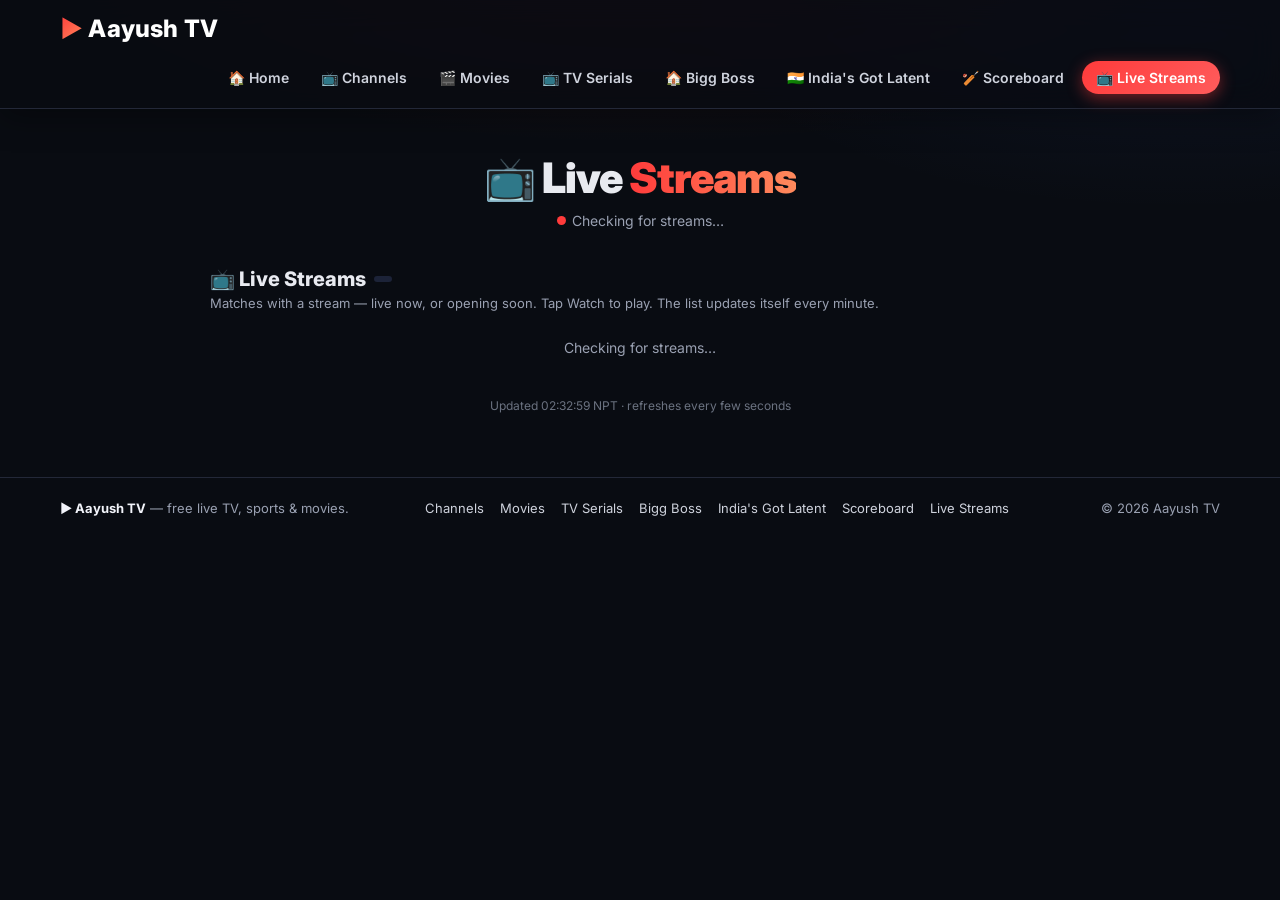
<file: streams.html>
<!DOCTYPE html>
<html lang="en">
<head>
<meta charset="UTF-8">
<meta name="viewport" content="width=device-width, initial-scale=1.0">
<title>📺 Live Streams — Aayush TV</title>
<meta name="description" content="Live scores — Nepal Premier League and top matches from around the world, updated every few seconds.">
<link rel="icon" type="image/svg+xml" href="favicon.svg">
<link rel="preconnect" href="https://fonts.googleapis.com">
<link rel="preconnect" href="https://fonts.gstatic.com" crossorigin>
<link href="https://fonts.googleapis.com/css2?family=Inter:wght@400;600;700;800;900&display=swap" rel="stylesheet">
<style>
  * { box-sizing: border-box; margin: 0; padding: 0; }
  body { background: #090c12; color: #e8eaf0; font-family: 'Inter', system-ui, -apple-system, "Segoe UI", sans-serif; background-image: radial-gradient(900px 320px at 50% -80px, rgba(255,59,59,.13), transparent 70%), radial-gradient(700px 300px at 92% 0, rgba(80,120,255,.08), transparent 70%); background-attachment: fixed; }
  a { color: inherit; }
  header { position: sticky; top: 0; z-index: 10; background: rgba(9,12,18,.82); backdrop-filter: blur(16px) saturate(1.4); -webkit-backdrop-filter: blur(16px) saturate(1.4); box-shadow: 0 8px 30px rgba(0,0,0,.35); border-bottom: 1px solid #232838; }
  .head-inner { max-width: 1200px; margin: 0 auto; padding: 14px 20px; display: flex; align-items: center; gap: 18px; flex-wrap: wrap; }
  .brand { font-size: 24px; font-weight: 800; letter-spacing: .2px; text-decoration: none; color: #fff; }
  .brand span { background: linear-gradient(135deg, #ff3b3b, #ff8a5c); -webkit-background-clip: text; background-clip: text; -webkit-text-fill-color: transparent; }
  nav.main-nav { display: flex; gap: 4px; flex-wrap: wrap; margin-left: auto; }
  nav.main-nav a { padding: 8px 14px; border-radius: 20px; font-size: 14px; font-weight: 600; color: #cfd3dd; text-decoration: none; transition: background .15s, color .15s, transform .15s, box-shadow .15s; }
  nav.main-nav a:hover { background: #1c2338; color: #fff; transform: translateY(-1px); }
  nav.main-nav a.active { background: linear-gradient(135deg, #ff3b3b, #ff5c5c); color: #fff; box-shadow: 0 4px 16px rgba(255,59,59,.45); }
  main { max-width: 900px; margin: 0 auto; padding: 20px 20px 44px; }
  .hero { padding: 26px 0 4px; text-align: center; }
  .hero h2 { font-size: clamp(30px, 5vw, 42px); font-weight: 900; letter-spacing: -1px; line-height: 1.08; }
  .hero h2 em { font-style: normal; background: linear-gradient(90deg, #ff3b3b, #ff8a5c); -webkit-background-clip: text; background-clip: text; -webkit-text-fill-color: transparent; }
  .hero p { color: #9aa1b2; font-size: 14px; line-height: 1.6; margin: 10px auto 0; max-width: 560px; }
  .live-dot { display: inline-block; width: 9px; height: 9px; border-radius: 50%; background: #ff3b3b; margin-right: 6px; animation: pulse 1.4s infinite; vertical-align: 1px; }
  @keyframes pulse { 0% { box-shadow: 0 0 0 0 rgba(255,59,59,.6); } 70% { box-shadow: 0 0 0 7px rgba(255,59,59,0); } 100% { box-shadow: 0 0 0 0 rgba(255,59,59,0); } }
  /* ---- search ---- */
  .find { display: flex; gap: 8px; max-width: 560px; margin: 22px auto 0; }
  .find input { flex: 1; padding: 12px 16px; border-radius: 999px; border: 1px solid #2a3040; background: #12162a; color: #e8eaf0; font-size: 15px; font-family: inherit; outline: none; }
  .find input:focus { border-color: #ff3b3b; }
  .find button { padding: 12px 22px; border-radius: 999px; border: none; background: linear-gradient(135deg, #ff3b3b, #ff5c5c); color: #fff; font-size: 15px; font-weight: 800; font-family: inherit; cursor: pointer; }
  .find button:hover { filter: brightness(1.1); }
  .find.ai { margin-top: 10px; }
  .find.ai input:focus { border-color: #7c5cff; }
  .find.ai button { background: linear-gradient(135deg, #7c5cff, #9d7bff); }
  .ai-note { text-align: center; color: #9aa0b5; font-size: 13px; margin: 8px 0 0; min-height: 18px; }
  /* ---- live stream button + panel (top right, next to search) ---- */
  .find-wrap { display: flex; gap: 12px; align-items: center; margin-top: 22px; }
  .find-col { flex: 1; min-width: 0; }
  .find-col .find { margin-top: 0; max-width: none; }
  .find-col .find.ai { margin-top: 10px; }
  .streams-btn { flex-shrink: 0; padding: 13px 20px; border-radius: 999px; border: 1px solid #2a3040; background: #12162a; color: #e8eaf0; font-size: 15px; font-weight: 800; font-family: inherit; cursor: pointer; white-space: nowrap; }
  .streams-btn:hover { border-color: #22c55e; }
  .streams-btn.open { background: linear-gradient(135deg, #22c55e, #16a34a); border-color: transparent; color: #fff; }
  .streams-btn .cnt { display: inline-block; min-width: 22px; padding: 2px 7px; margin-left: 6px; border-radius: 999px; background: #22c55e; color: #fff; font-size: 12px; font-weight: 800; }
  .streams-btn .cnt:empty { display: none; }
  .streams-btn.open .cnt { background: rgba(255,255,255,.25); }
  .streams-panel { margin-top: 14px; }
  .streams-panel h3 { font-size: 17px; font-weight: 800; margin-bottom: 10px; }
  .streams-panel .none { color: #9aa1b2; font-size: 14px; text-align: center; padding: 16px 0; }
  .none { color: #9aa1b2; font-size: 14px; text-align: center; padding: 16px 0; }
  @media (max-width: 640px) { .find-wrap { flex-direction: column; align-items: stretch; } .streams-btn { align-self: stretch; } }
  /* ---- sections ---- */
  section { margin-top: 30px; }
  section h3 { font-size: 20px; font-weight: 800; margin-bottom: 4px; display: flex; align-items: center; gap: 8px; }
  section h3 .count { font-size: 12px; font-weight: 700; color: #9aa1b2; background: #1c2338; padding: 3px 9px; border-radius: 999px; }
  section .sub { color: #9aa1b2; font-size: 13px; margin-bottom: 12px; }
  .games { display: flex; flex-direction: column; gap: 10px; }
  .game { background: #12162a; border: 1px solid #262d42; border-radius: 14px; padding: 14px 16px; cursor: pointer; transition: border-color .15s, transform .15s; }
  .game:hover { border-color: rgba(255,59,59,.7); transform: translateY(-1px); }
  .g-league { font-size: 12px; color: #9aa1b2; font-weight: 600; display: flex; justify-content: space-between; gap: 8px; }
  .badge { font-size: 11px; font-weight: 800; letter-spacing: .5px; padding: 2px 8px; border-radius: 999px; white-space: nowrap; }
  .badge.live { color: #fff; background: #ff3b3b; }
  .badge.ft { color: #cfd3dd; background: #2a3040; }
  .badge.ht { color: #ffd166; background: rgba(255,209,102,.14); }
  .badge.up { color: #7be495; background: rgba(123,228,149,.12); }
  .g-main { display: flex; align-items: center; gap: 10px; margin-top: 8px; }
  .g-team { flex: 1; font-size: 16px; font-weight: 700; line-height: 1.3; }
  .g-team.away { text-align: right; }
  .g-score { font-size: 22px; font-weight: 900; white-space: nowrap; color: #fff; }
  .g-score .vs { font-size: 13px; font-weight: 700; color: #9aa1b2; }
  .g-clock { margin-top: 6px; font-size: 13px; color: #9aa1b2; font-weight: 600; }
  .g-clock b { color: #ff5252; }
  .g-clock .period { color: #cfd3dd; }
  .empty { text-align: center; color: #9aa1b2; font-size: 15px; padding: 44px 20px; line-height: 1.7; }
  .empty b { color: #e8eaf0; }
  .updated { text-align: center; color: #6b7280; font-size: 12px; margin-top: 26px; }
  .err { text-align: center; color: #ff7a7a; font-size: 14px; margin-top: 18px; display: none; }
  /* ---- detail overlay ---- */
  .overlay { position: fixed; inset: 0; background: rgba(4,6,10,.78); backdrop-filter: blur(4px); z-index: 50; display: none; overflow-y: auto; padding: 24px 14px; }
  .overlay.open { display: block; }
  .detail { max-width: 640px; margin: 0 auto; background: #12162a; border: 1px solid #2a3040; border-radius: 20px; padding: 22px 22px 26px; }
  .detail .d-league { font-size: 13px; color: #9aa1b2; font-weight: 600; display: flex; justify-content: space-between; align-items: center; gap: 8px; }
  .detail .close { background: #1c2338; color: #e8eaf0; border: none; border-radius: 50%; width: 30px; height: 30px; font-size: 16px; cursor: pointer; flex-shrink: 0; }
  .detail .close:hover { background: #2a3040; }
  .detail .d-teams { display: flex; align-items: center; gap: 10px; margin-top: 14px; }
  .detail .d-teams .g-team { font-size: 19px; }
  .detail .d-teams .g-score { font-size: 30px; }
  .detail .d-clock { margin-top: 8px; font-size: 14px; color: #9aa1b2; font-weight: 600; }
  .detail .d-clock b { color: #ff5252; }
  .meta { display: grid; grid-template-columns: 1fr 1fr; gap: 8px 16px; margin-top: 18px; }
  .meta div { font-size: 14px; line-height: 1.5; }
  .meta .k { color: #9aa1b2; font-size: 12px; font-weight: 700; text-transform: uppercase; letter-spacing: .5px; }
  .watch { display: block; text-align: center; margin-top: 20px; padding: 13px; border-radius: 999px; background: linear-gradient(135deg, #22c55e, #16a34a); color: #fff; font-size: 16px; font-weight: 800; text-decoration: none; }
  .watch:hover { filter: brightness(1.1); }
  /* Watch button on a Live Streams card: same green, sized for the card. */
  .watch-inline { display: block; text-align: center; margin-top: 10px; padding: 10px; border-radius: 999px; background: linear-gradient(135deg, #22c55e, #16a34a); color: #fff; font-size: 15px; font-weight: 800; text-decoration: none; }
  .watch-inline:hover { filter: brightness(1.1); }
  .watch-note { text-align: center; color: #9aa1b2; font-size: 13px; margin-top: 14px; }
  .detail h4 { font-size: 16px; font-weight: 800; margin: 22px 0 10px; }
  table.stats { width: 100%; border-collapse: collapse; font-size: 14px; }
  table.stats th, table.stats td { padding: 7px 4px; border-bottom: 1px solid #232838; text-align: center; }
  table.stats th:first-child, table.stats td:first-child { text-align: left; color: #cfd3dd; font-weight: 600; }
  table.stats th { color: #9aa1b2; font-size: 12px; text-transform: uppercase; letter-spacing: .4px; }
  .sc-line { font-size: 14px; line-height: 1.7; }
  .sc-line b { color: #fff; }
  .sc-line .muted { color: #9aa1b2; }
  table.card { width: 100%; border-collapse: collapse; font-size: 13.5px; margin-top: 6px; }
  table.card th, table.card td { padding: 6px 4px; border-bottom: 1px solid #232838; text-align: center; }
  table.card th:first-child, table.card td:first-child { text-align: left; }
  table.card th { color: #9aa1b2; font-size: 11.5px; text-transform: uppercase; letter-spacing: .4px; }
  footer { border-top: 1px solid #232838; margin-top: 20px; }
  .foot-inner { max-width: 1200px; margin: 0 auto; padding: 22px 20px 28px; display: flex; flex-wrap: wrap; gap: 10px 24px; align-items: center; justify-content: space-between; color: #9aa1b2; font-size: 13px; }
  .foot-inner b { color: #f2f4fa; }
  .foot-inner nav a { color: #cfd3dd; text-decoration: none; margin-right: 16px; }
  .foot-inner nav a:hover { color: #fff; }
</style>
</head>
<body>
<header>
  <div class="head-inner">
    <a class="brand" href="index.html"><span>▶</span> Aayush TV</a>
    <nav class="main-nav">
      <a href="index.html">🏠 Home</a>
      <a href="channels.html">📺 Channels</a>
      <a href="movies.html">🎬 Movies</a>
      <a href="entertainment.html">📺 TV Serials</a>
      <a href="biggboss.html">🏠 Bigg Boss</a>
      <a href="india.html">🇮🇳 India's Got Latent</a>
      <a href="scoreboard.html">🏏 Scoreboard</a>
      <a href="streams.html" class="active">📺 Live Streams</a>
    </nav>
  </div>
</header>

<main>
  <div class="hero">
    <h2>📺 Live <em>Streams</em></h2>
    <p><span class="live-dot"></span><span id="heroLine">Checking for streams…</span></p>
  </div>

  <p class="err" id="err"></p>

  <section id="streamsSec">
    <h3>📺 Live Streams <span class="count" id="streamsCount"></span></h3>
    <div class="sub">Matches with a stream — live now, or opening soon. Tap Watch to play. The list updates itself every minute.</div>
    <div class="none" id="streamsNone">Checking for streams…</div>
    <div class="games" id="streamsGames"></div>
  </section>

  <p class="updated" id="updated"></p>
</main>

<footer>
  <div class="foot-inner">
    <div><b>▶ Aayush TV</b> — free live TV, sports &amp; movies.</div>
    <nav><a href="channels.html">Channels</a><a href="movies.html">Movies</a><a href="entertainment.html">TV Serials</a><a href="biggboss.html">Bigg Boss</a><a href="india.html">India's Got Latent</a><a href="scoreboard.html">Scoreboard</a><a href="streams.html">Live Streams</a></nav>
    <div>© 2026 Aayush TV</div>
  </div>
</footer>

<script>
(function(){
  "use strict";
  var API = "https://aayush-tv-minter.vercel.app/api/onexbet";
  var TVAPP = "https://mret.balenshah.tech/tvapp-api";
  var FB = "https://mret.balenshah.tech/footybite-api";
  var FEED_MS = 15000;
  // Live scores (featured/top games) — used only to attach live
  // scores and clocks to the stream cards, and to match the
  // catalogs against. The streams themselves come from the
  // TVApp and Footybite minters, not from this feed.
  var top = [];
  // Streams: games with a confirmed stream (live now) or opening
  // soon (TVApp catalog, within 12 hours). 1xBet video ids are
  // never listed — that path needs the Chrome extension, which is
  // disconnected, and a 1xBet video alone never shows Watch.
  var streams = [];
  var probeSoon = []; // soon list from the latest probe (phase 1)
  var streamProbeAt = 0, streamProbing = false;
  var streamProbed = false; // first probe finished (else "Checking…", not "No streams")
  var fetchedAt = 0;
  var clockState = {};
  var halfState = {};
  var CLOCK_SPORTS = [1, 2, 3, 7, 8, 13, 14];
  var $ = function(id){ return document.getElementById(id); };

  function esc(s){ return String(s == null ? "" : s).replace(/[&<>"']/g, function(c){ return {"&":"&amp;","<":"&lt;",">":"&gt;",'"':"&quot;","'":"&#39;"}[c]; }); }
  function mmss(sec){ sec = Math.max(0, Math.floor(sec)); return String(Math.floor(sec / 60)).padStart(2, "0") + ":" + String(sec % 60).padStart(2, "0"); }

  // Kickoff time in Nepal time (the device clock may be set to
  // another zone, so "today / tomorrow" is computed in NPT).
  function nptParts(d){
    var f = new Intl.DateTimeFormat("en-CA", { timeZone: "Asia/Kathmandu", year: "numeric", month: "2-digit", day: "2-digit", hour: "2-digit", minute: "2-digit", hour12: false });
    var p = {}; f.formatToParts(d).forEach(function(x){ p[x.type] = x.value; });
    return { ymd: p.year + "-" + p.month + "-" + p.day, time: p.hour + ":" + p.minute };
  }
  function kickoff(ts){
    if (!ts) return "";
    var d = new Date(ts * 1000), now = new Date();
    var a = nptParts(d), b = nptParts(now);
    if (a.ymd === b.ymd) return "Today " + a.time;
    var tom = new Date(now.getTime() + 86400000);
    if (a.ymd === nptParts(tom).ymd) return "Tomorrow " + a.time;
    var m = d.toLocaleDateString("en-GB", { timeZone: "Asia/Kathmandu", day: "numeric", month: "short" });
    return m + " " + a.time;
  }

  function badge(g){
    if (g.status === "live") return '<span class="badge live">● LIVE</span>';
    if (g.status === "FT") return '<span class="badge ft">FULL-TIME</span>';
    if (g.status === "HT") return '<span class="badge ht">HALF-TIME</span>';
    return '<span class="badge up">' + esc(kickoff(g.startTs) || "UPCOMING") + '</span>';
  }
  function isClockSport(g){
    if (!g || g.sportId == null) return true;
    return CLOCK_SPORTS.indexOf(g.sportId) !== -1;
  }
  function syncClock(g, src){
    if (!g || g.status !== "live" || g.cricket || typeof g.timerSec !== "number" || g.timerSec <= 0 || !isClockSport(g)) return;
    var s = clockState[g.id];
    var hk = g.id + ":" + (src || "list");
    var hs = halfState[hk] || { lastFeed: null, frozen: 0 };
    var moved = hs.lastFeed == null ? 99 : Math.abs(g.timerSec - hs.lastFeed);
    var frozen = (moved <= 1) ? hs.frozen + 1 : 0;
    halfState[hk] = { lastFeed: g.timerSec, frozen: frozen };
    var sec = Math.max(s ? s.sec : 0, g.timerSec);
    clockState[g.id] = { sec: sec, feed: Math.max(s ? s.feed : 0, g.timerSec) };
    g._halfTime = ((g.sportId == null || g.sportId === 1) && g.period === "2H" && g.timerSec >= 2695 && g.timerSec <= 2715 && frozen >= 3);
  }
  function pruneClocks(){
    var keep = {};
    top.forEach(function(g){
      if (g.status === "live" && !g.cricket && typeof g.timerSec === "number" && g.timerSec > 0 && isClockSport(g)) keep[g.id] = true;
    });
    Object.keys(clockState).forEach(function(id){ if (!keep[id]) delete clockState[id]; });
    Object.keys(halfState).forEach(function(k){ if (!keep[k.split(":")[0]]) delete halfState[k]; });
  }
  function clockHtml(g){
    if (g.status === "FT") return '<span class="g-clock">Full-time</span>';
    if (g.status === "HT") return '<span class="g-clock"><b>Half-time</b></span>';
    if (g.cricket) {
      if (g.cricket.isBreak) return '<span class="g-clock">Innings break</span>';
      var oc = g.clock || (g.cricket.overStr ? g.cricket.overStr + " ov" : "");
      return '<span class="g-clock"><b>' + esc(oc || "Live") + '</b>' + (g.cricket.runRate ? ' · RR ' + esc(g.cricket.runRate) : "") + '</span>';
    }
    if (g.status === "live" && !isClockSport(g)) {
      var label = g.currentPeriodName || g.clock || "Live";
      return '<span class="g-clock"><b>' + esc(label) + '</b></span>';
    }
    if (g._halfTime) return '<span class="g-clock"><b>Half-time</b></span>';
    if (g.status === "live" && typeof g.timerSec === "number") {
      var st = clockState[g.id];
      var sec = st ? st.sec : g.timerSec;
      return '<span class="g-clock"><b class="js-clock" data-clock-id="' + esc(g.id) + '">' + mmss(sec) + '</b>' + (g.period ? ' · <span class="period">' + esc(g.period) + '</span>' : "") + '</span>';
    }
    if (g.status === "live") return '<span class="g-clock"><b>' + esc(g.clock || "Live") + '</b></span>';
    return '<span class="g-clock">' + esc(kickoff(g.startTs)) + '</span>';
  }
  function scoreHtml(g){
    var hs = g.homeScore, as = g.awayScore;
    if (hs == null && as == null) return '<span class="g-score"><span class="vs">vs</span></span>';
    return '<span class="g-score">' + esc(hs == null ? "–" : hs) + " – " + esc(as == null ? "–" : as) + "</span>";
  }
  // Stream URL for a game with a confirmed stream. TVApp is
  // preferred when both confirmed; Footybite is the fallback.
  // A soon match also gets a link: the player shows
  // "Stream starts soon" and retries until it opens.
  function streamHref(g){
    if (!(g.streamAvailable || g.streamSoon) || !(g.tvappId || g.fbId)) return null;
    var q = (g.videoId ? "&videoId=" + encodeURIComponent(g.videoId) : "") +
      "&name=" + encodeURIComponent(g.home + " vs " + g.away);
    if (g.tvappId) return "stream.html?tvapp=" + encodeURIComponent(g.tvappId) + q;
    return "stream.html?footybite=" + encodeURIComponent(g.fbId) + q;
  }
  function openTime(g){
    if (!g.openAt) return "";
    try { return new Date(g.openAt * 1000).toLocaleTimeString([], {hour: "2-digit", minute: "2-digit"}); } catch (e) { return ""; }
  }
  function streamCardHtml(g){
    var href = streamHref(g);
    var label = g.streamSoon ? ("▶ Watch — opens " + (openTime(g) || "soon")) : "▶ Watch live";
    var direct = g.streamAvailable && !g.streamSoon && String(g.id).indexOf("tv-") === 0;
    return '<div class="game" data-id="' + esc(g.id) + '"' + (g.streamSoon ? ' data-soon="1"' : "") + (direct ? ' data-direct="1"' : "") + '>' +
      '<div class="g-league"><span>' + esc(g.league || "") + '</span>' + badge(g) + '</div>' +
      '<div class="g-main"><span class="g-team">' + esc(g.home) + '</span>' + scoreHtml(g) + '<span class="g-team away">' + esc(g.away) + '</span></div>' +
      clockHtml(g) +
      (href ? '<a class="watch-inline" href="' + href + '">' + label + '</a>' : "") +
    '</div>';
  }
  // Normalise a team/title string the same way the minters do
  // (lowercase, strip accents, non-alphanumerics to spaces).
  function norm(s){
    return String(s || "").toLowerCase().normalize("NFD").replace(/[\u0300-\u036f]/g, "").replace(/[^a-z0-9 ]+/g, " ").replace(/\s+/g, " ").trim();
  }
  // Find a scoreboard game in a minter catalog: both team names in
  // the title wins outright; otherwise the word-score fallback
  // (same shape as the minters' _find_match, score >= 3).
  function matchInCatalog(list, g){
    var hn = norm(g.home), an = norm(g.away);
    if (!hn || !an) return null;
    var best = null;
    (list || []).forEach(function(m){
      var title = norm((m.title || "") + " " + (m.home || "") + " " + (m.away || ""));
      if (!title) return;
      if (title.indexOf(hn) !== -1 && title.indexOf(an) !== -1) { best = m; return; }
      if (best) return;
      var score = 0;
      hn.split(" ").forEach(function(w){ if (w.length > 2 && title.indexOf(w) !== -1) score += 1; });
      an.split(" ").forEach(function(w){ if (w.length > 2 && title.indexOf(w) !== -1) score += 1; });
      if (score >= 3 && (!best || score > best._score)) { m._score = score; best = m; }
    });
    return best;
  }
  function renderStreams(){
    // Re-attach each streamed game to the fresh top-games copy
    // (same id) so its score and clock stay current between probes.
    var cards = streams.map(function(g){
      var cur = null;
      top.forEach(function(x){ if (String(x.id) === String(g.id)) cur = x; });
      if (cur) { cur.tvappId = g.tvappId; cur.fbId = g.fbId; cur.streamAvailable = g.streamAvailable; return cur; }
      return g;
    });
    var count = $("streamsCount"), games = $("streamsGames"), none = $("streamsNone");
    if (cards.length) {
      count.textContent = cards.length;
      games.innerHTML = cards.map(streamCardHtml).join("");
      none.style.display = "none";
    } else {
      count.textContent = "";
      games.innerHTML = "";
      none.style.display = "";
      // Until the first probe finishes, say so — "No streams"
      // would be a lie in the ~15s the probe takes to run.
      none.textContent = streamProbed ? "No streams right now — check back soon." : "Checking for streams…";
    }
    var liveCount = 0;
    cards.forEach(function(g){ if (g.status === "live" && g.streamAvailable) liveCount++; });
    $("heroLine").textContent = liveCount ? (liveCount + " live stream" + (liveCount === 1 ? "" : "s") + " right now — tap Watch to play.") : (streamProbed ? "No live streams right now — matches opening soon are listed below." : "Checking for streams…");
  }
  // Probe which live games actually have a playable stream, at most
  // once a minute (the Footybite check mints and fetches a segment
  // each time). One /matches fetch per minter (cached 60s
  // server-side), matched locally by team names, then a
  // /stream-check only for the few candidates. TVApp first,
  // Footybite only when TVApp has nothing for that game.
  // The page also lists matches opening soon (TVApp catalog,
  // within 12 hours): their button opens the player, which shows
  // "Stream starts soon" and retries until it opens — so there is
  // always a button to tap, even when nothing is live yet.
  // Two phases: the soon list renders as soon as the TVApp catalog
  // lands (no session calls, so no rate-limit risk); the live leg
  // runs after, once both catalogs are in.
  // A failed catalog fetch must NEVER empty the list: a slow
  // minter would flip the list 41 -> "No streams" -> 41. So a
  // fetch that times out or errors returns null (not []), the
  // probe keeps the previous list, and it retries soon instead
  // of waiting out the full minute.
  function probeStreams(){
    var now = Date.now();
    if (streamProbing || now - streamProbeAt < 60000) return;
    streamProbing = true; streamProbeAt = now;
    // Each catalog fetch races a timeout: if one minter hangs
    // (Footybite's /matches fetches its homepage upstream), the
    // probe still runs with the other catalog instead of stalling.
    // A failed fetch resolves null — NOT [] — so the probe can
    // tell "the minter didn't answer" from "the catalog is
    // genuinely empty" and keep the previous list on failure.
    function cat(url, ms){
      return Promise.race([
        fetchJson(url).catch(function(){ return null; }),
        new Promise(function(res){ setTimeout(function(){ res(null); }, ms); })
      ]);
    }
    var tvP = cat(TVAPP + "/matches", 15000);
    var fbP = cat(FB + "/matches", 8000);
    // Phase 1: soon matches from the TVApp catalog alone.
    // No /stream-check call here — that would mint a session per
    // match and trip the upstream rate limit (429). The catalog
    // itself is the list of matches with streams, and a stream
    // opens 15 minutes before kickoff, so openAt is computed
    // locally; the player still checks for real when tapped.
    tvP.then(function(tvList){
      if (tvList === null) return; // catalog didn't answer: keep the old list
      tvList = Array.isArray(tvList) ? tvList : [];
      if (!tvList.length) return; // empty catalog means the minter's
      // upstream is down, not "no matches" (the catalog normally
      // holds 100+); keep the old list instead of emptying it.
      var soonList = [];
      tvList.forEach(function(m){
        if (!m) return;
        var st = m.date ? m.date : (m.startsAt ? m.startsAt * 1000 : 0);
        if (!(st > now && st <= now + 12 * 3600 * 1000)) return;
        var parts = String(m.title || "").split(" vs ");
        var home = m.home || parts[0] || "", away = m.away || parts[1] || "";
        if (!home || !away) return;
        var startSec = Math.floor(st / 1000);
        soonList.push({ id: "tv-" + m.id, league: m.category || "", home: home, away: away,
          homeScore: null, awayScore: null, status: "upcoming",
          startTs: startSec, tvappId: m.id,
          streamAvailable: false, streamSoon: true,
          openAt: startSec - 900, startsAt: startSec });
      });
      probeSoon = soonList;
      streams = soonList.slice();
      streamProbed = true;
      renderStreams();
    });
    // Phase 2: live games need /stream-check (session probe).
    Promise.all([tvP, fbP]).then(function(cats){
      var tvList = cats[0] === null ? null : (Array.isArray(cats[0]) ? cats[0] : []);
      var fbList = cats[1] === null ? null : (Array.isArray(cats[1]) ? cats[1] : []);
      var tvUsable = tvList !== null && tvList.length > 0;
      var fbUsable = fbList !== null && fbList.length > 0;
      if (!tvUsable && !fbUsable) {
        // Neither catalog usable: keep whatever the list had
        // and retry soon instead of waiting out the full minute.
        streamProbing = false;
        streamProbeAt = Date.now() - 50000;
        return;
      }
      // Live games come from the scores feed, read fresh here
      // (the feed may have landed after the probe started).
      var live = top.filter(function(g){ return g.status === "live"; });
      var tvArr = tvUsable ? tvList : [], fbArr = fbUsable ? fbList : [];
      var candidates = [];
      live.forEach(function(g){
        var tm = matchInCatalog(tvArr, g);
        var fm = matchInCatalog(fbArr, g);
        if (tm || fm) candidates.push({ g: g, tvId: tm ? tm.id : null, fbId: fm ? fm.id : null });
      });
      var checks = candidates.map(function(c){
        var tvP = c.tvId
          ? Promise.race([fetchJson(TVAPP + "/stream-check?id=" + encodeURIComponent(c.tvId)).catch(function(){ return null; }), new Promise(function(res){ setTimeout(function(){ res(null); }, 8000); })])
          : Promise.resolve(null);
        return tvP.then(function(tc){
          if (tc && tc.available) { c.g.tvappId = c.tvId; c.g.streamAvailable = true; return c.g; }
          if (!c.fbId) return null;
          return Promise.race([fetchJson(FB + "/stream-check?id=" + encodeURIComponent(c.fbId)).catch(function(){ return null; }), new Promise(function(res){ setTimeout(function(){ res(null); }, 8000); })]).then(function(fc){
            if (fc && fc.available) { c.g.fbId = c.fbId; c.g.streamAvailable = true; return c.g; }
            return null;
          });
        });
      });
      return Promise.all(checks).then(function(found){
        var liveFound = found.filter(function(g){ return !!g; });
        var seenIds = {};
        liveFound.forEach(function(g){ if (g.tvappId) seenIds[g.tvappId] = true; if (g.fbId) seenIds[g.fbId] = true; });
        // Live straight from the TVApp catalog: entries inside
        // their live window (date <= now < endsAt) that the
        // 1xBet feed missed — it only shows the first 50 live
        // games, so a live stream can exist without a feed row.
        // No score: the feed has no row for them. The catalog
        // is the stream list, the same trust the soon leg uses;
        // the player checks for real when tapped. Footybite
        // has no dates on its list (it still shows finished
        // games), so its entries are verified against the feed
        // below instead of trusted from the catalog.
        var directLive = [];
        tvArr.forEach(function(m){
          if (!m || seenIds[m.id]) return;
          var st = m.date ? m.date : (m.startsAt ? m.startsAt * 1000 : 0);
          var en = m.endsAt ? m.endsAt : 0;
          if (!(st && st <= now && (!en || en > now))) return;
          var parts = String(m.title || "").split(" vs ");
          var home = m.home || parts[0] || "", away = m.away || parts[1] || "";
          if (!home || !away) return;
          if (matchInCatalog(liveFound, { home: home, away: away })) return;
          directLive.push({ id: "tv-" + m.id, league: m.category || "", home: home, away: away,
            homeScore: null, awayScore: null, status: "live",
            startTs: Math.floor(st / 1000), tvappId: m.id,
            streamAvailable: true, streamSoon: false });
        });
        // Footybite entries the live leg missed: the live leg
        // only sees the top 12 feed games, but the feed carries
        // 50 live ones — a Footybite stream can exist for a game
        // outside the top 12. Verify each unmatched entry against
        // the scores feed (the search covers the full live list):
        // a listed entry with no feed row is finished — the
        // homepage goes stale — so only feed-confirmed LIVE
        // entries are shown, with the score from the feed row.
        // The /stream-check then confirms the Footybite stream
        // itself plays. Names come dirty ("LIVE Bundesliga
        // Werder Bremen" / "… Watch"), so clean them first.
        var fbExtra = [];
        fbArr.forEach(function(m){
          if (!m || !m.home || !m.away || seenIds[m.id]) return;
          var home = m.home.replace(/^LIVE\s+/i, "").replace(/\s+Watch$/i, "").trim();
          var away = m.away.replace(/^LIVE\s+/i, "").replace(/\s+Watch$/i, "").trim();
          if (!home || !away) return;
          fbExtra.push({ id: m.id, home: home, away: away });
        });
        var fbChecks = fbExtra.map(function(e){
          return Promise.race([
            fetchJson(API + "?mode=search&q=" + encodeURIComponent(e.home + " vs " + e.away)).catch(function(){ return null; }),
            new Promise(function(res){ setTimeout(function(){ res(null); }, 8000); })
          ]).then(function(r){
            var g = r && r.games && r.games[0];
            if (!g || g.status !== "live") return null;
            // Sanity check the search's first hit really is this
            // match: its home/away must appear in the entry's
            // names (which may carry a league prefix, e.g.
            // "Bundesliga Werder Bremen").
            var gh = norm(g.home || ""), ga = norm(g.away || "");
            var eh = norm(e.home), ea = norm(e.away);
            var homeOk = !!gh && (eh.indexOf(gh) !== -1 || gh.indexOf(eh) !== -1);
            var awayOk = !!ga && (ea.indexOf(ga) !== -1 || ga.indexOf(ea) !== -1);
            if (!homeOk || !awayOk) return null;
            return Promise.race([
              fetchJson(FB + "/stream-check?id=" + encodeURIComponent(e.id)).catch(function(){ return null; }),
              new Promise(function(res){ setTimeout(function(){ res(null); }, 8000); })
            ]).then(function(fc){
              if (fc && fc.available) { g.fbId = e.id; g.streamAvailable = true; return g; }
              return null;
            });
          });
        });
        return Promise.all(fbChecks).then(function(fbFound){
          var fbLive = fbFound.filter(function(g){ return !!g; });
          fbLive.forEach(function(g){ if (g.fbId) seenIds[g.fbId] = true; });
          var soonKept = (probeSoon || []).filter(function(g){ return !seenIds[g.tvappId] && g.startTs > now / 1000 - 1800; });
          streams = liveFound.concat(fbLive).concat(directLive).concat(soonKept);
          streams.sort(function(a, b){
            var av = function(g){ return g.streamAvailable ? 0 : 1; };
            if (av(a) !== av(b)) return av(a) - av(b);
            return (a.startTs || 0) - (b.startTs || 0);
          });
          streamProbed = true;
          streamProbing = false;
          // The TVApp catalog didn't answer and the list is
          // still empty: retry in ~10s instead of a full minute,
          // so a fresh load doesn't sit empty for a minute.
          if (!tvUsable && !streams.length) streamProbeAt = Date.now() - 50000;
          renderStreams();
        });
      });
    }).catch(function(){
      // Unexpected probe error: keep the previous list and retry
      // soon; "No streams" would be a guess, not a fact.
      streamProbing = false;
      streamProbeAt = Date.now() - 50000;
      renderStreams();
    });
  }

  function fetchJson(url, ms){
    // A hung fetch must never stall the page: the scores feed
    // waits on a slow 1xBet mirror (20s+ when it is degraded).
    // 20s is a loose safety net; the probe's own races are tighter.
    return Promise.race([
      fetch(url).then(function(r){ return r.json(); }),
      new Promise(function(_, rej){ setTimeout(function(){ rej(new Error("fetch timeout")); }, ms || 20000); })
    ]);
  }
  // Live scores only, for the cards' scores and clocks. The
  // featured feed is the fast leg (the NPL leg is the slow one
  // when the mirror is degraded) and it carries the top games
  // the live leg matches against.
  function refreshFeed(){
    return fetchJson(API + "?mode=featured", 8000).catch(function(){ return { games: [] }; }).then(function(res){
      var t = (res && res.games) || [];
      fetchedAt = Date.now();
      top = t;
      top.forEach(function(g){ syncClock(g, "list"); });
      pruneClocks();
      renderStreams();
      var d = new Date(fetchedAt);
      $("updated").textContent = "Updated " + d.toLocaleTimeString("en-GB", { timeZone: "Asia/Kathmandu", hour: "2-digit", minute: "2-digit", second: "2-digit" }) + " NPT · refreshes every few seconds";
    });
  }

  function tick(){
    // Advance each display clock by one second, but never more
    // than 10s past the feed's last value — if the feed's timer
    // is frozen (half-time), the display holds instead of
    // running away from reality.
    Object.keys(clockState).forEach(function(id){
      var st = clockState[id];
      if (st.sec < st.feed + 10) st.sec += 1;
    });
    document.querySelectorAll(".js-clock").forEach(function(el){
      var st = clockState[el.getAttribute("data-clock-id")];
      if (st) el.textContent = mmss(st.sec);
    });
  }

  refreshFeed().then(function(){ probeStreams(); });
  setInterval(function(){ refreshFeed(); probeStreams(); }, FEED_MS);
  setInterval(tick, 1000);
  document.addEventListener("visibilitychange", function(){ if (!document.hidden) { refreshFeed(); probeStreams(); } });
})();

</script>
</body>
</html>
</file>
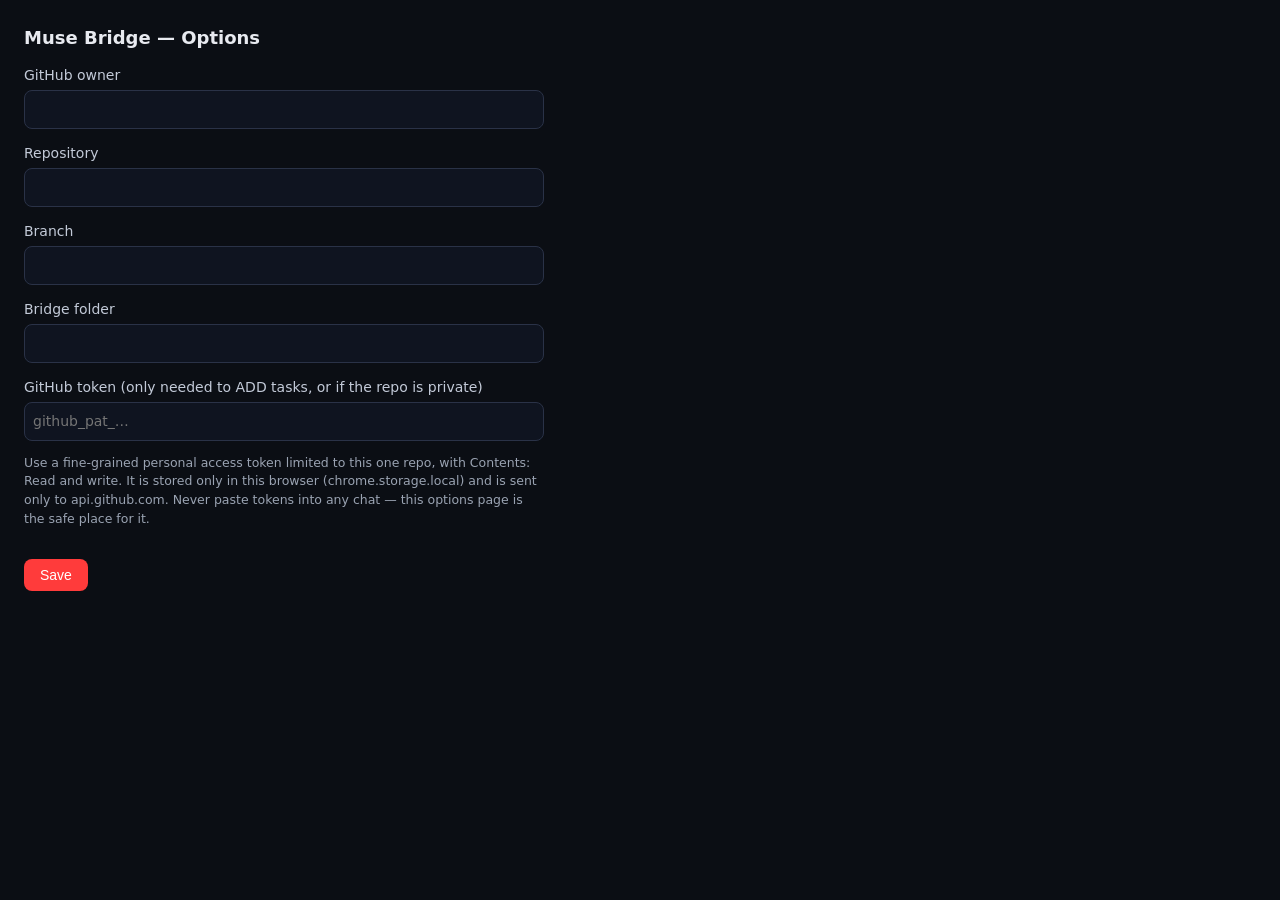
<file: muse-bridge/extension/options.html>
<!DOCTYPE html>
<html lang="en">
<head>
<meta charset="utf-8">
<title>Muse Bridge — Options</title>
<style>
  :root { color-scheme: dark; }
  body { margin: 24px; background: #0b0e14; color: #e8eaf0;
         font: 14px/1.5 system-ui, sans-serif; max-width: 520px; }
  h1 { font-size: 18px; }
  label { display: block; margin: 14px 0 4px; color: #c3cad8; }
  input { width: 100%; box-sizing: border-box; background: #0f1420; color: #e8eaf0;
          border: 1px solid #2a3247; border-radius: 8px; padding: 8px; font: inherit; }
  button { background: #ff3b3b; color: #fff; border: 0; border-radius: 8px;
           padding: 8px 16px; font-size: 14px; cursor: pointer; margin-top: 18px; }
  .hint { color: #9aa3b2; font-size: 12.5px; }
  #saved { color: #8be08b; margin-left: 10px; }
</style>
</head>
<body>
  <h1>Muse Bridge — Options</h1>

  <label>GitHub owner</label>
  <input id="owner" type="text">
  <label>Repository</label>
  <input id="repo" type="text">
  <label>Branch</label>
  <input id="branch" type="text">
  <label>Bridge folder</label>
  <input id="folder" type="text">

  <label>GitHub token (only needed to ADD tasks, or if the repo is private)</label>
  <input id="token" type="password" autocomplete="off" placeholder="github_pat_…">
  <p class="hint">Use a fine-grained personal access token limited to this one repo,
  with Contents: Read and write. It is stored only in this browser
  (chrome.storage.local) and is sent only to api.github.com. Never paste tokens
  into any chat — this options page is the safe place for it.</p>

  <button id="save">Save</button><span id="saved"></span>

<script src="options.js"></script>
</body>
</html>
</file>
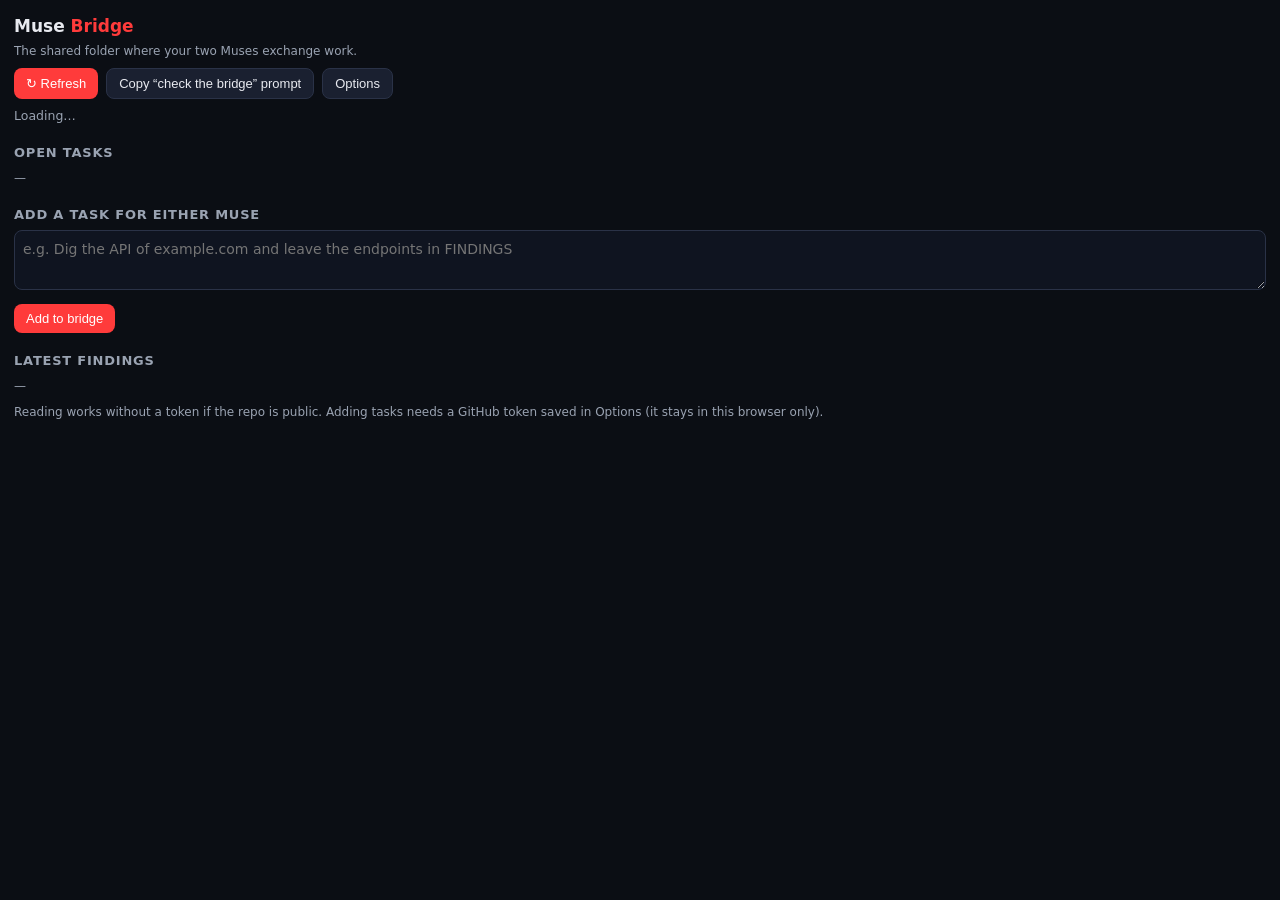
<file: muse-bridge/extension/sidepanel.html>
<!DOCTYPE html>
<html lang="en">
<head>
<meta charset="utf-8">
<title>Muse Bridge</title>
<style>
  :root { color-scheme: dark; }
  body { margin: 0; padding: 14px; background: #0b0e14; color: #e8eaf0;
         font: 14px/1.5 system-ui, sans-serif; }
  h1 { font-size: 17px; margin: 0 0 2px; }
  h1 .dot { color: #ff3b3b; }
  h2 { font-size: 13px; text-transform: uppercase; letter-spacing: .06em;
       color: #9aa3b2; margin: 18px 0 6px; }
  .sub { color: #9aa3b2; font-size: 12px; margin: 0 0 8px; }
  button { background: #ff3b3b; color: #fff; border: 0; border-radius: 8px;
           padding: 7px 12px; font-size: 13px; cursor: pointer; }
  button.ghost { background: #1a2030; color: #e8eaf0; border: 1px solid #2a3247; }
  button:disabled { opacity: .5; cursor: default; }
  .row { display: flex; gap: 8px; flex-wrap: wrap; margin: 8px 0; }
  ul { margin: 0; padding-left: 18px; }
  li { margin: 5px 0; }
  .card { background: #12172a; border: 1px solid #232b42; border-radius: 10px;
          padding: 10px 12px; margin: 8px 0; }
  .card .t { font-weight: 600; }
  .card .b { color: #c3cad8; font-size: 13px; white-space: pre-wrap; }
  textarea { width: 100%; box-sizing: border-box; min-height: 58px; resize: vertical;
             background: #0f1420; color: #e8eaf0; border: 1px solid #2a3247;
             border-radius: 8px; padding: 8px; font: inherit; }
  #status { font-size: 12.5px; color: #9aa3b2; min-height: 18px; margin-top: 6px; }
  #status.err { color: #ff8080; }
  a { color: #7db4ff; }
</style>
</head>
<body>
  <h1>Muse <span class="dot">Bridge</span></h1>
  <p class="sub">The shared folder where your two Muses exchange work.</p>

  <div class="row">
    <button id="refresh">↻ Refresh</button>
    <button id="copyPrompt" class="ghost">Copy “check the bridge” prompt</button>
    <button id="openOptions" class="ghost">Options</button>
  </div>
  <div id="status">Loading…</div>

  <h2>Open tasks</h2>
  <div id="tasks"><p class="sub">—</p></div>

  <h2>Add a task for either Muse</h2>
  <textarea id="newTask" placeholder="e.g. Dig the API of example.com and leave the endpoints in FINDINGS"></textarea>
  <div class="row"><button id="addTask">Add to bridge</button></div>

  <h2>Latest findings</h2>
  <div id="findings"><p class="sub">—</p></div>

  <p class="sub">Reading works without a token if the repo is public.
  Adding tasks needs a GitHub token saved in Options (it stays in this browser only).</p>

<script src="sidepanel.js"></script>
</body>
</html>
</file>
<file: upgrade.css>
/* ============================================================
   Aayush TV — Upgrade Pack v1 (27 Nov 2026)
   Shared polish + easier-watching layer for all section pages.
   Loaded AFTER each page's own styles, so it only refines —
   it never replaces a page's layout. Companion: upgrade.js
   ============================================================ */

/* ---------- global feel ---------- */
html { scroll-behavior: smooth; }
::selection { background: #ff3b3b; color: #fff; }
body { -webkit-tap-highlight-color: transparent; }
main { animation: atvFade .35s ease both; }
@keyframes atvFade { from { opacity: 0; transform: translateY(6px); } to { opacity: 1; transform: none; } }
@media (prefers-reduced-motion: reduce) {
  html { scroll-behavior: auto; }
  main { animation: none; }
  * { transition: none !important; }
}

/* slim dark scrollbar with a red thumb */
::-webkit-scrollbar { width: 10px; height: 10px; }
::-webkit-scrollbar-track { background: #0b0e14; }
::-webkit-scrollbar-thumb { background: #2a3040; border-radius: 6px; border: 2px solid #0b0e14; }
::-webkit-scrollbar-thumb:hover { background: #ff3b3b; }
html { scrollbar-width: thin; scrollbar-color: #2a3040 #0b0e14; }

/* clear keyboard focus everywhere */
:focus-visible { outline: 2px solid #ff5252; outline-offset: 2px; border-radius: 6px; }

/* header gets a stronger shadow once the page scrolls */
header { transition: box-shadow .25s ease; }
header.atv-scrolled { box-shadow: 0 12px 34px rgba(0,0,0,.55); }

/* search boxes glow red when focused */
#search:focus, input.search:focus {
  border-color: #ff5252 !important;
  box-shadow: 0 0 0 3px rgba(255,59,59,.22);
  outline: none;
}
#search, input.search { transition: border-color .15s ease, box-shadow .15s ease; }

/* ---------- cards & buttons feel ---------- */
.card, .showcard, .tile { will-change: transform; }
.card img, .showcard img { transition: transform .35s ease; }
.card:hover img, .showcard:hover img { transform: scale(1.05); }
button, .chip, nav.main-nav a, .switcher a { transition: transform .12s ease, background .15s ease, border-color .15s ease, box-shadow .15s ease; }
button:active, .chip:active { transform: scale(.97); }

/* mobile: nav becomes one swipeable row instead of wrapping */
@media (max-width: 640px) {
  nav.main-nav { flex-wrap: nowrap; overflow-x: auto; max-width: 100%; padding-bottom: 4px; scrollbar-width: none; }
  nav.main-nav::-webkit-scrollbar { display: none; }
  nav.main-nav a { white-space: nowrap; padding: 9px 13px; }
  .head-inner { gap: 10px; padding: 12px 14px; }
}

/* ---------- player polish ---------- */
#player-wrap, #playerWrap, #watch-wrap, #bb-player {
  border-radius: 16px;
}
#player-wrap video, #playerWrap video, #watch-wrap video, #watch-wrap iframe,
#bb-screen video, #bb-screen iframe, #frame-player {
  box-shadow: 0 18px 50px rgba(0,0,0,.5);
}

/* ---------- player toolbar (buttons added by upgrade.js) ---------- */
.atv-toolbar {
  display: none; /* upgrade.js shows it while the player is open */
  gap: 8px; flex-wrap: wrap; align-items: center;
  margin: 10px 0 4px;
}
.atv-toolbar .atv-tlabel { font-size: 12px; font-weight: 800; letter-spacing: .6px; color: #9aa1b2; margin-right: 2px; }
.atv-tbtn {
  appearance: none; border: 1px solid #2a3040; background: #141a29; color: #e8eaf0;
  font: 600 13px 'Inter', system-ui, sans-serif;
  padding: 8px 13px; border-radius: 999px; cursor: pointer;
  display: inline-flex; align-items: center; gap: 6px;
}
.atv-tbtn:hover { border-color: #ff3b3b; background: #1c2338; transform: translateY(-1px); }
.atv-tbtn.on { background: linear-gradient(135deg, #ff3b3b, #ff5c5c); border-color: transparent; color: #fff; box-shadow: 0 4px 14px rgba(255,59,59,.4); }

/* ---------- theater mode ---------- */
body.atv-theater main { max-width: min(1560px, 97vw) !important; }
body.atv-theater #player-wrap, body.atv-theater #playerWrap,
body.atv-theater #watch-wrap, body.atv-theater #bb-player { width: 100%; }

/* ---------- floating mini-player ---------- */
.atv-mini {
  position: fixed !important;
  right: 12px; bottom: 12px;
  width: min(360px, 74vw);
  z-index: 9990;
  background: #0d1119;
  border: 1px solid rgba(255,59,59,.55);
  border-radius: 14px;
  box-shadow: 0 18px 50px rgba(0,0,0,.65), 0 0 24px rgba(255,59,59,.15);
  padding: 6px;
  margin: 0 !important;
  cursor: pointer;
  animation: atvMiniIn .25s ease both;
}
@keyframes atvMiniIn { from { opacity: 0; transform: translateY(14px) scale(.96); } to { opacity: 1; transform: none; } }
.atv-mini > *:not(.atv-keep):not(video):not(iframe):not(.atv-mini-bar) { display: none !important; }
.atv-mini video, .atv-mini iframe { width: 100% !important; border-radius: 9px; display: block; }
.atv-mini-bar {
  display: flex; align-items: center; gap: 8px;
  padding: 2px 4px 6px; font-size: 12px; font-weight: 700; color: #cfd3dd;
}
.atv-mini-bar .atv-mini-title { flex: 1; white-space: nowrap; overflow: hidden; text-overflow: ellipsis; }
.atv-mini-bar button {
  appearance: none; border: 1px solid #2a3040; background: #182134; color: #fff;
  width: 26px; height: 26px; border-radius: 50%; cursor: pointer; font-size: 13px; line-height: 1;
  display: inline-flex; align-items: center; justify-content: center; flex: none;
}
.atv-mini-bar button:hover { border-color: #ff3b3b; background: #ff3b3b; }
@media (max-width: 640px) {
  .atv-mini { width: min(270px, 62vw); right: 8px; bottom: 8px; }
}

/* ---------- toast (seek / volume feedback) ---------- */
.atv-toast {
  position: fixed; left: 50%; bottom: 84px; transform: translateX(-50%) translateY(10px);
  background: rgba(13,17,25,.92); color: #fff; border: 1px solid #2a3040;
  font: 700 14px 'Inter', system-ui, sans-serif;
  padding: 9px 16px; border-radius: 999px; z-index: 9999;
  opacity: 0; pointer-events: none; transition: opacity .18s ease, transform .18s ease;
  box-shadow: 0 10px 30px rgba(0,0,0,.5);
}
.atv-toast.show { opacity: 1; transform: translateX(-50%) translateY(0); }

/* double-tap seek flash on the video itself */
.atv-seekflash {
  position: absolute; top: 50%; transform: translateY(-50%);
  background: rgba(0,0,0,.55); color: #fff; border-radius: 999px;
  font: 800 15px 'Inter', system-ui, sans-serif; padding: 10px 14px;
  pointer-events: none; z-index: 5; opacity: 0; transition: opacity .25s ease;
}
.atv-seekflash.show { opacity: 1; }

/* ---------- back-to-top ---------- */
.atv-top {
  position: fixed; right: 14px; bottom: 14px; z-index: 9980;
  width: 44px; height: 44px; border-radius: 50%;
  border: 1px solid #2a3040; background: rgba(20,26,41,.92); color: #fff;
  font-size: 18px; cursor: pointer; display: none;
  align-items: center; justify-content: center;
  box-shadow: 0 10px 26px rgba(0,0,0,.5); backdrop-filter: blur(8px);
}
.atv-top:hover { border-color: #ff3b3b; background: #ff3b3b; }
.atv-top.show { display: inline-flex; }
/* keep clear of the mini-player when both are on screen */
body.atv-mini-on .atv-top { bottom: auto; top: 76px; }
</file>
